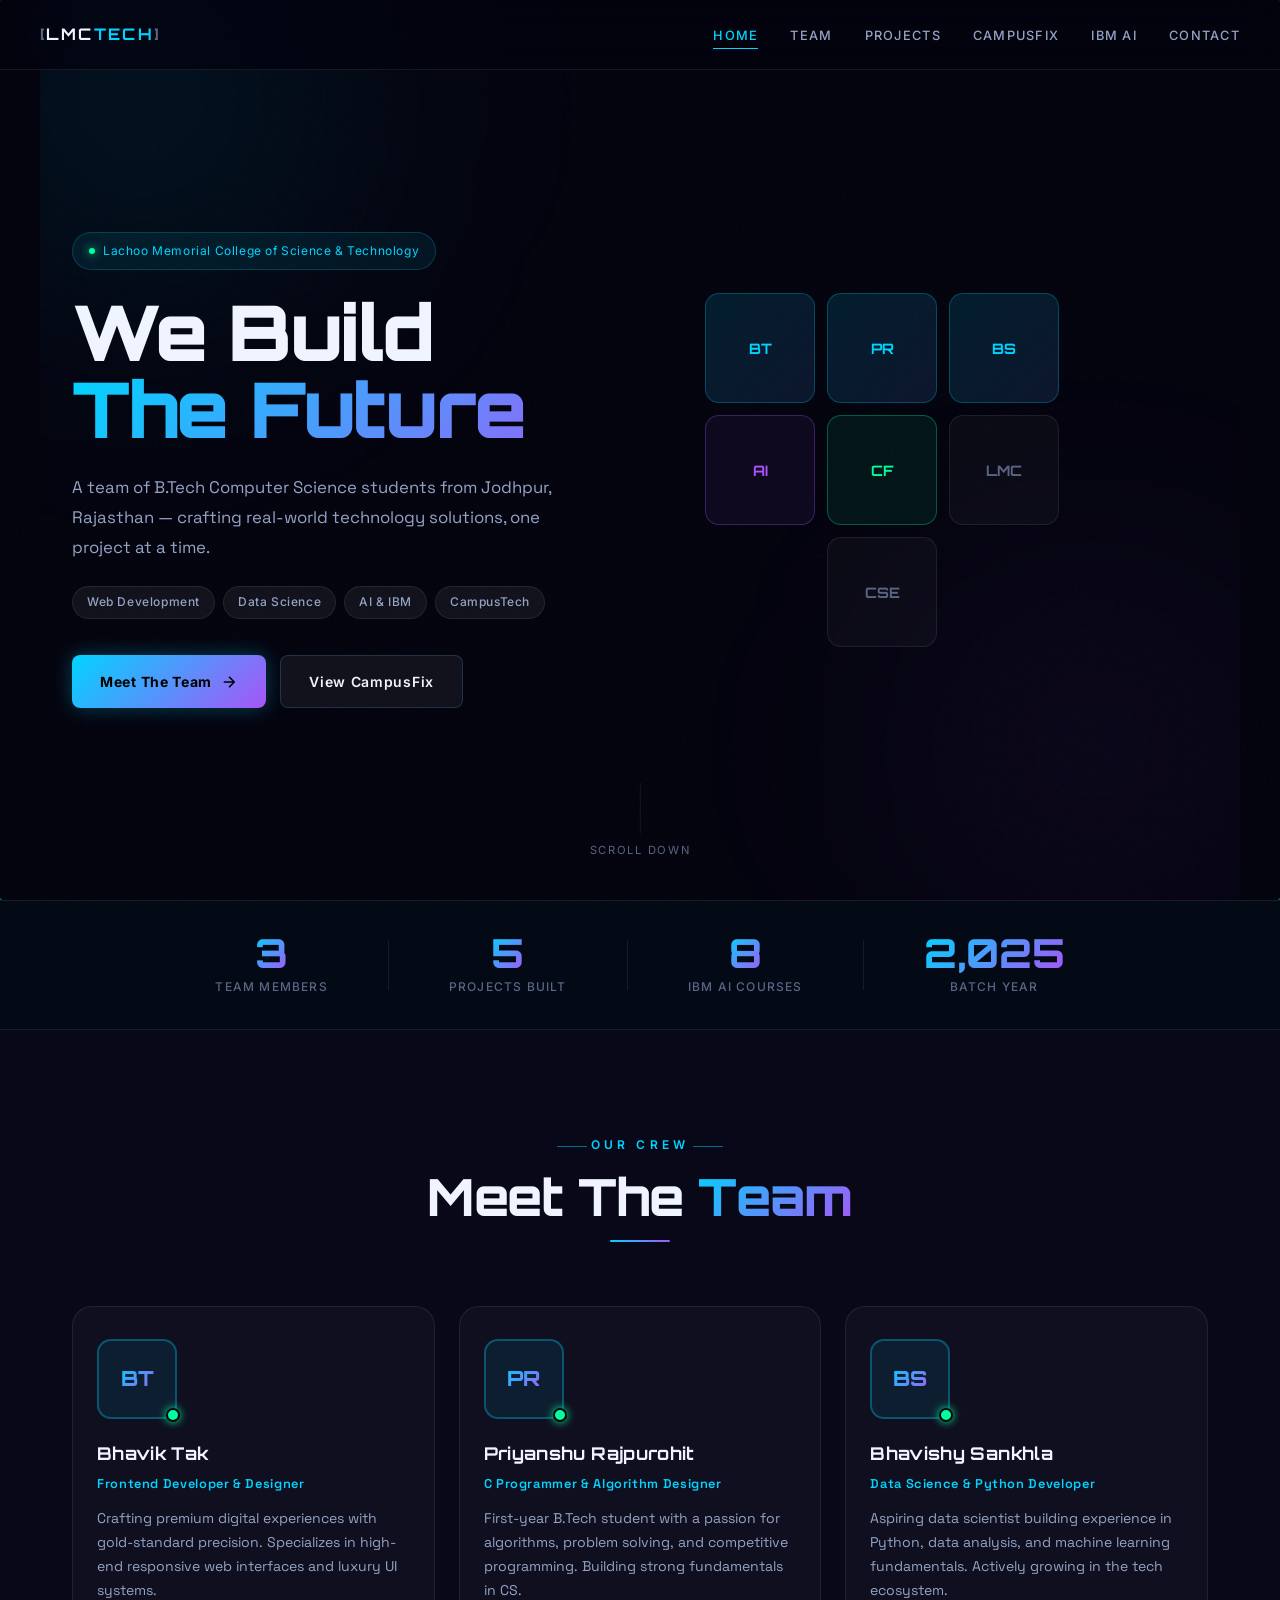
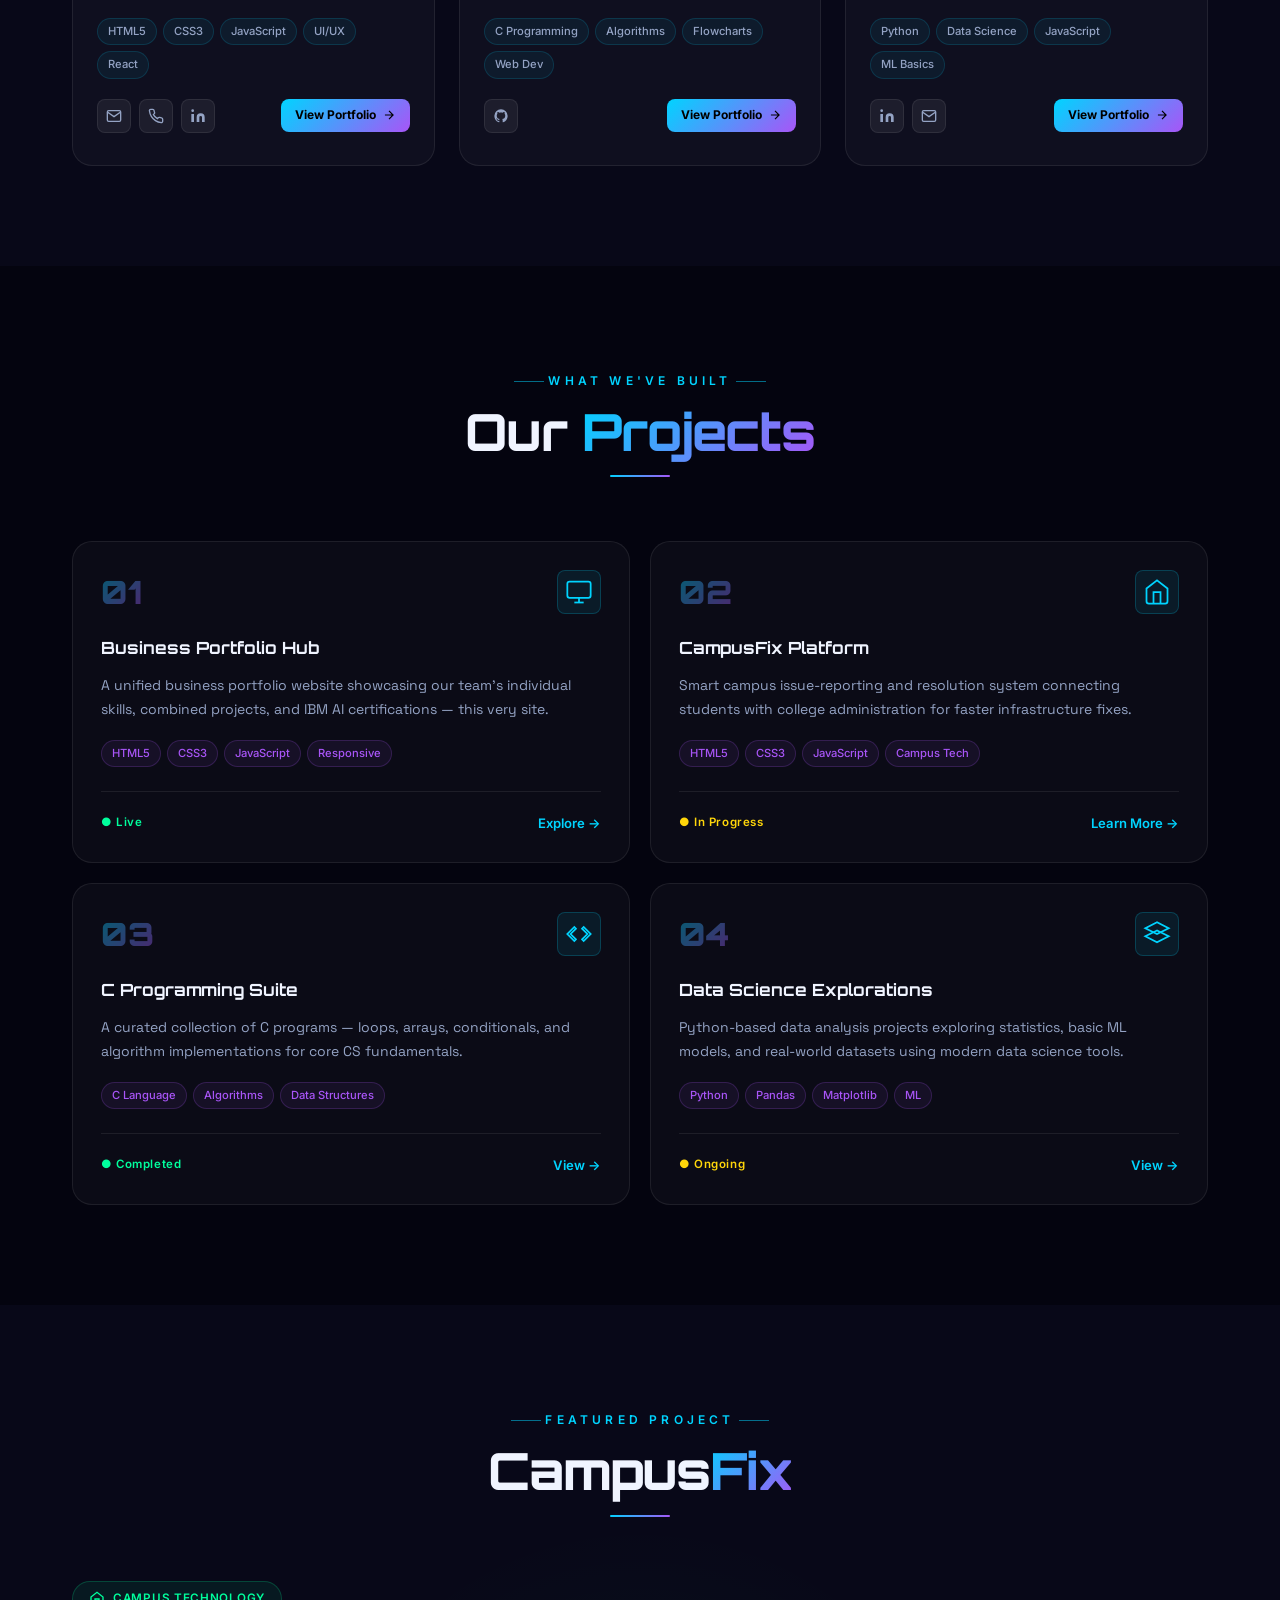
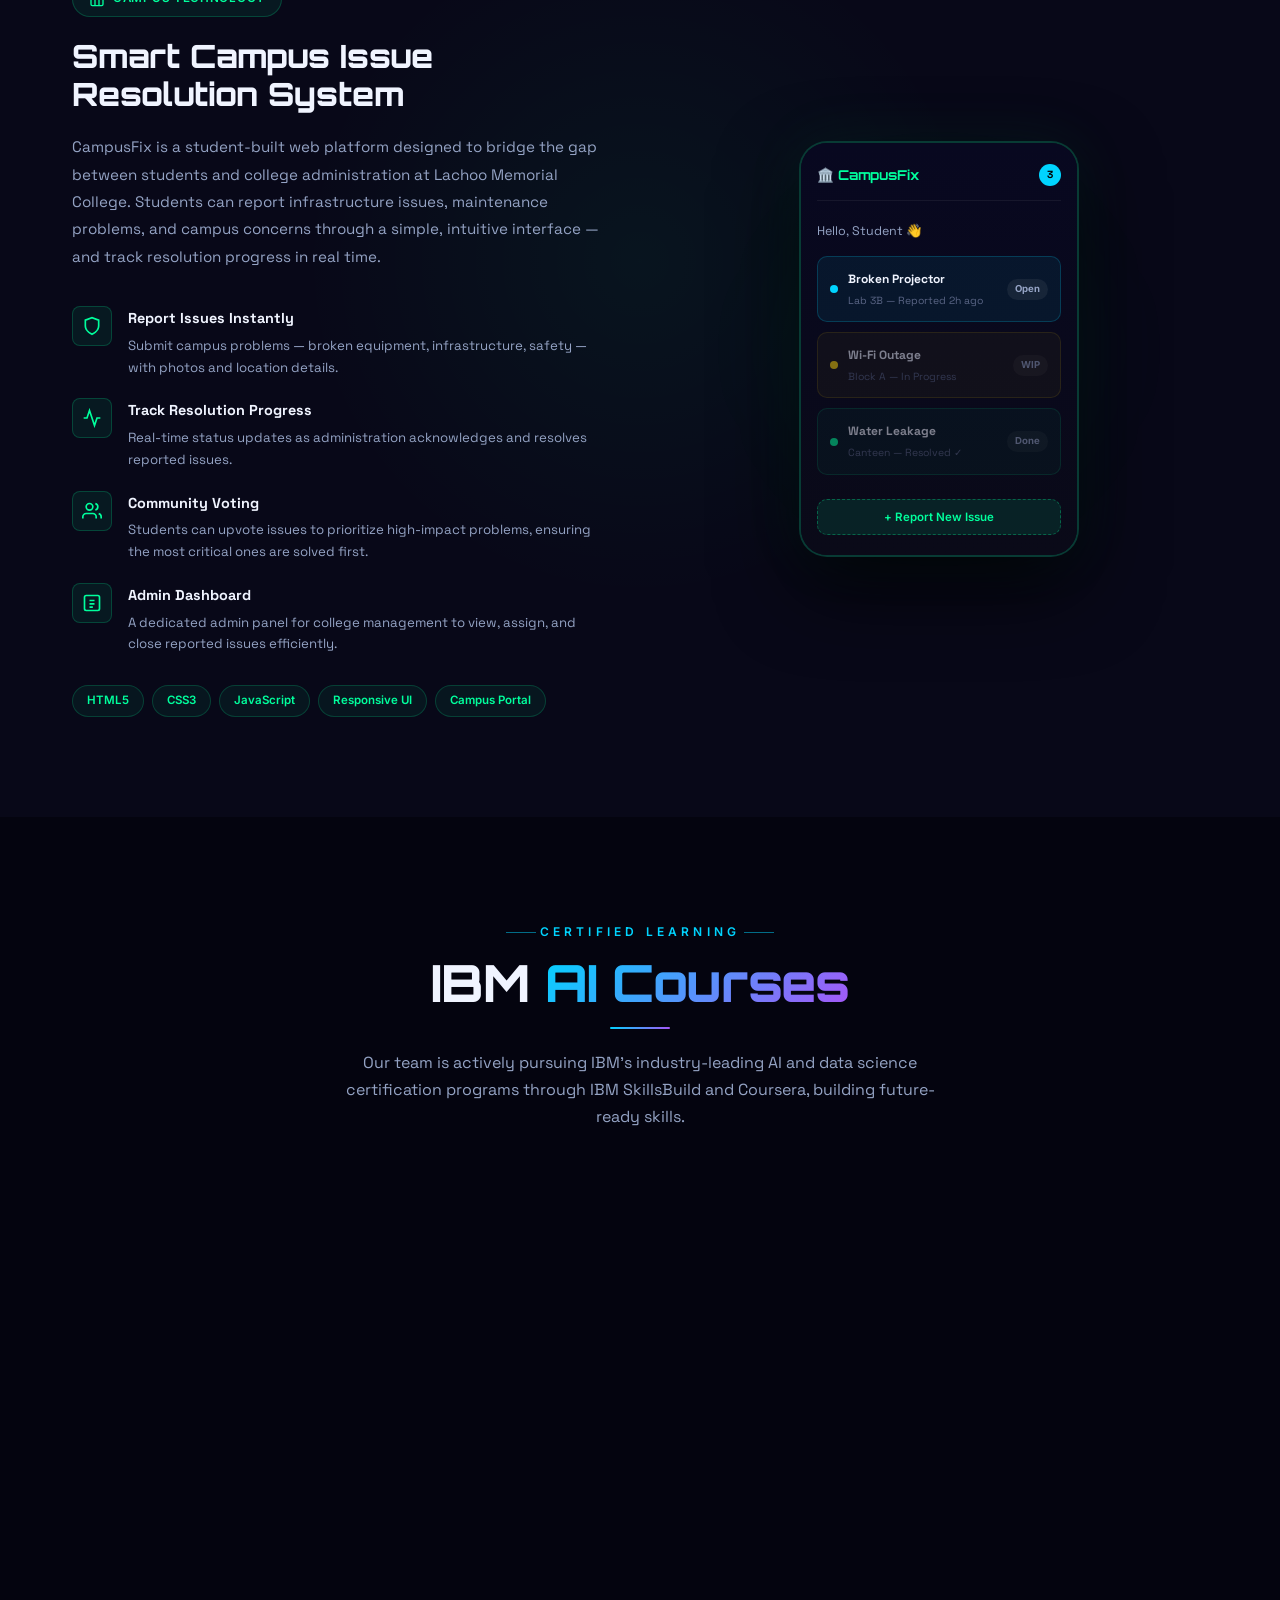
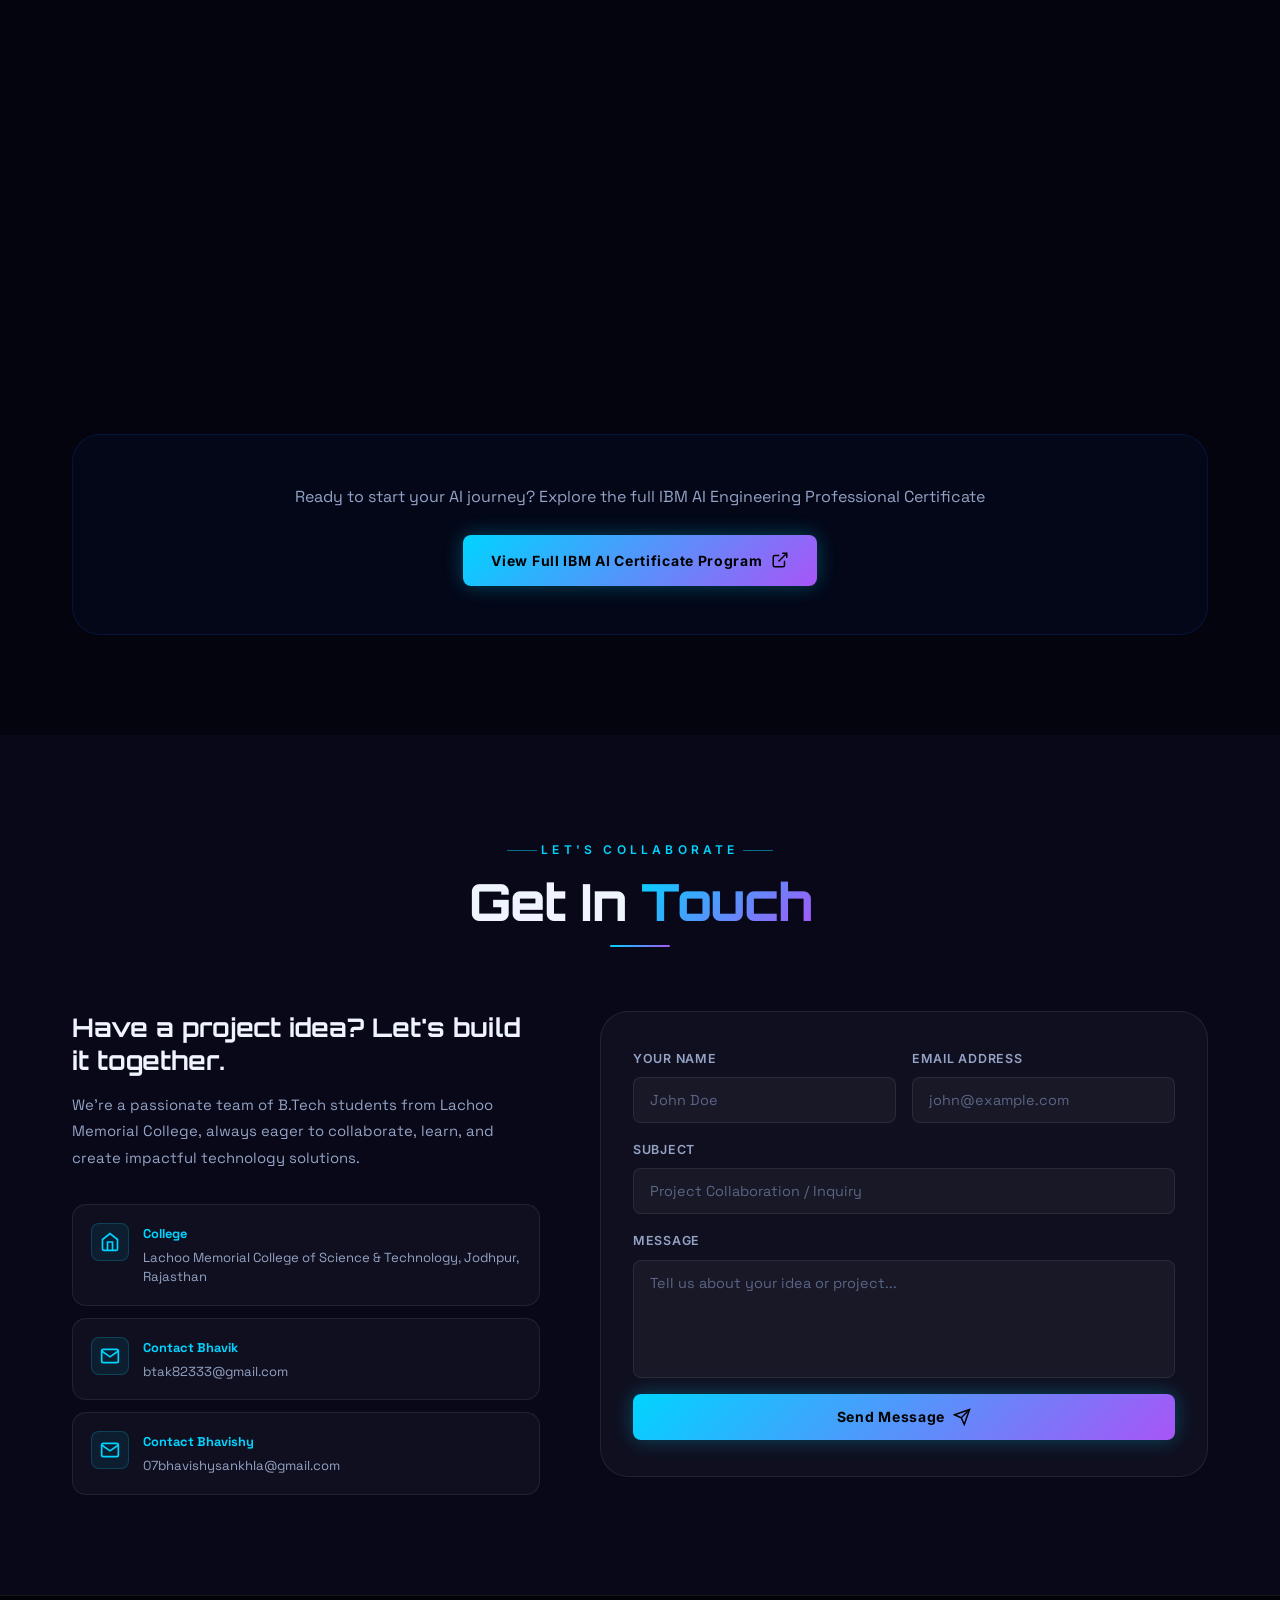
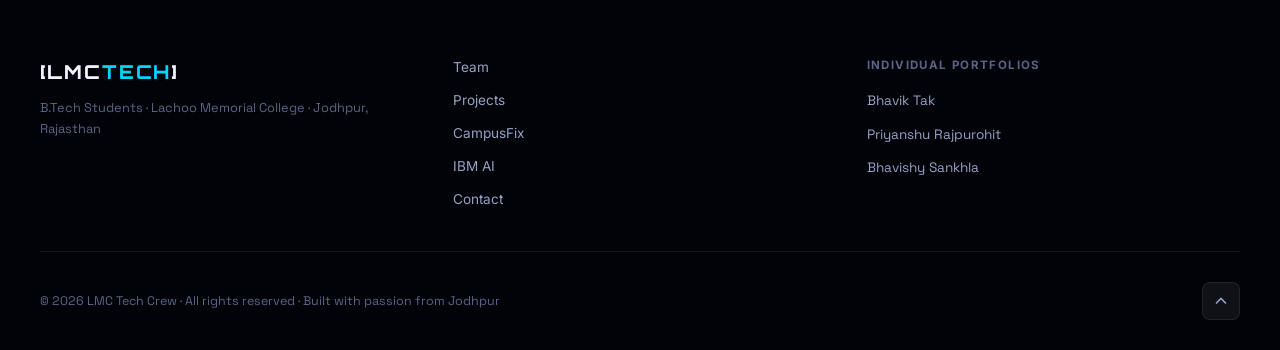
<file: index.html>
<!DOCTYPE html>
<html lang="en">

<head>
  <meta charset="UTF-8" />
  <meta name="viewport" content="width=device-width, initial-scale=1.0" />
  <title>LMC Tech Crew | B.Tech Business Portfolio — Lachoo Memorial College</title>
  <meta name="description"
    content="Business portfolio of B.Tech students from Lachoo Memorial College, Jodhpur — Bhavik Tak, Priyanshu Rajpurohit, Bhavishy Sankhla. Featuring CampusFix and IBM AI Certifications." />
  <meta name="keywords" content="Lachoo Memorial College, B.Tech, Portfolio, CampusFix, IBM AI, Jodhpur, Rajasthan" />
  <meta name="author" content="LMC Tech Crew" />

  <!-- Google Fonts -->
  <link rel="preconnect" href="https://fonts.googleapis.com" />
  <link rel="preconnect" href="https://fonts.gstatic.com" crossorigin />
  <link
    href="https://fonts.googleapis.com/css2?family=Orbitron:wght@400;500;600;700;800;900&family=Inter:wght@300;400;500;600;700&family=Space+Grotesk:wght@300;400;500;600;700&display=swap"
    rel="stylesheet" />

  <link rel="stylesheet" href="style.css" />
</head>

<body>

  <!-- ── LOADING SCREEN ─────────────────────────────────────── -->
  <div id="loader" class="loader">
    <div class="loader-hex-wrap">
      <div class="loader-hex"></div>
      <div class="loader-hex"></div>
      <div class="loader-hex"></div>
    </div>
    <p class="loader-label">LMC<span class="accent">TECH</span></p>
    <div class="loader-bar">
      <div class="loader-progress" id="loaderProgress"></div>
    </div>
  </div>

  <!-- ── CUSTOM CURSOR ──────────────────────────────────────── -->
  <div class="cursor-dot" id="cursorDot"></div>
  <div class="cursor-ring" id="cursorRing"></div>

  <!-- ── ANIMATED BG GRID ───────────────────────────────────── -->
  <canvas id="bgCanvas"></canvas>

  <!-- ── NAVBAR ─────────────────────────────────────────────── -->
  <nav class="navbar" id="navbar">
    <div class="nav-inner">
      <a href="#home" class="nav-logo" id="navLogo">
        <span class="logo-bracket">[</span>LMC<span class="logo-accent">TECH</span><span class="logo-bracket">]</span>
      </a>
      <ul class="nav-links" id="navLinks">
        <li><a href="#home" class="nav-link active" data-text="Home">Home</a></li>
        <li><a href="#team" class="nav-link" data-text="Team">Team</a></li>
        <li><a href="#projects" class="nav-link" data-text="Projects">Projects</a></li>
        <li><a href="#campusfix" class="nav-link" data-text="CampusFix">CampusFix</a></li>
        <li><a href="#ibm" class="nav-link" data-text="IBM AI">IBM AI</a></li>
        <li><a href="#contact" class="nav-link" data-text="Contact">Contact</a></li>
      </ul>
      <button class="hamburger" id="hamburger" aria-label="Toggle navigation">
        <span></span><span></span><span></span>
      </button>
    </div>
  </nav>

  <!-- ── HERO ───────────────────────────────────────────────── -->
  <section id="home" class="hero">
    <div class="hero-noise"></div>
    <div class="hero-glow hero-glow-1"></div>
    <div class="hero-glow hero-glow-2"></div>

    <div class="hero-content">
      <div class="hero-badge reveal-up">
        <span class="badge-dot"></span>
        Lachoo Memorial College of Science &amp; Technology
      </div>
      <h1 class="hero-title reveal-up">
        <span class="title-line">We Build</span>
        <span class="title-line gradient-text">The Future</span>
      </h1>
      <p class="hero-sub reveal-up">
        A team of B.Tech Computer Science students from Jodhpur, Rajasthan — crafting real-world technology solutions,
        one project at a time.
      </p>
      <div class="hero-tags reveal-up">
        <span class="hero-tag">Web Development</span>
        <span class="hero-tag">Data Science</span>
        <span class="hero-tag">AI &amp; IBM</span>
        <span class="hero-tag">CampusTech</span>
      </div>
      <div class="hero-cta reveal-up">
        <a href="#team" class="btn btn-primary" id="heroMeetTeam">
          <span>Meet The Team</span>
          <svg width="18" height="18" viewBox="0 0 24 24" fill="none" stroke="currentColor" stroke-width="2">
            <path d="M5 12h14M12 5l7 7-7 7" />
          </svg>
        </a>
        <a href="#campusfix" class="btn btn-ghost" id="heroViewProject">View CampusFix</a>
      </div>
    </div>

    <div class="hero-visual">
      <div class="hex-grid">
        <div class="hex h1 active"><span>BT</span></div>
        <div class="hex h2 active"><span>PR</span></div>
        <div class="hex h3 active"><span>BS</span></div>
        <div class="hex h4"><span>AI</span></div>
        <div class="hex h5"><span>CF</span></div>
        <div class="hex h6"><span>LMC</span></div>
        <div class="hex h7"><span>CSE</span></div>
      </div>
    </div>

    <div class="hero-scroll">
      <div class="scroll-track">
        <div class="scroll-thumb"></div>
      </div>
      <span>Scroll Down</span>
    </div>
  </section>

  <!-- ── STATS BAND ─────────────────────────────────────────── -->
  <div class="stats-band">
    <div class="stats-band-inner">
      <div class="stat-box">
        <span class="stat-num" data-target="3">0</span>
        <span class="stat-lbl">Team Members</span>
      </div>
      <div class="stat-sep"></div>
      <div class="stat-box">
        <span class="stat-num" data-target="5">0</span>
        <span class="stat-lbl">Projects Built</span>
      </div>
      <div class="stat-sep"></div>
      <div class="stat-box">
        <span class="stat-num" data-target="8">0</span>
        <span class="stat-lbl">IBM AI Courses</span>
      </div>
      <div class="stat-sep"></div>
      <div class="stat-box">
        <span class="stat-num" data-target="2025">0</span>
        <span class="stat-lbl">Batch Year</span>
      </div>
    </div>
  </div>

  <!-- ── TEAM ───────────────────────────────────────────────── -->
  <section id="team" class="section team-section">
    <div class="container">
      <div class="section-header">
        <p class="section-eyebrow">Our Crew</p>
        <h2 class="section-title">Meet The <span class="gradient-text">Team</span></h2>
        <div class="section-line"></div>
      </div>

      <div class="team-grid">

        <!-- Bhavik -->
        <div class="member-card animate-in" id="memberBhavik">
          <div class="member-card-glow"></div>
          <div class="member-avatar-wrap">
            <div class="member-avatar">
              <div class="avatar-hex">BT</div>
            </div>
            <div class="member-status online"></div>
          </div>
          <div class="member-info">
            <h3 class="member-name">Bhavik Tak</h3>
            <p class="member-role">Frontend Developer &amp; Designer</p>
            <p class="member-bio">Crafting premium digital experiences with gold-standard precision. Specializes in
              high-end responsive web interfaces and luxury UI systems.</p>
            <div class="member-skills">
              <span>HTML5</span><span>CSS3</span><span>JavaScript</span><span>UI/UX</span><span>React</span>
            </div>
            <div class="member-links">
              <a href="mailto:btak82333@gmail.com" class="member-link-btn" aria-label="Email Bhavik">
                <svg width="16" height="16" viewBox="0 0 24 24" fill="none" stroke="currentColor" stroke-width="2">
                  <path d="M4 4h16c1.1 0 2 .9 2 2v12c0 1.1-.9 2-2 2H4c-1.1 0-2-.9-2-2V6c0-1.1.9-2 2-2z" />
                  <polyline points="22,6 12,13 2,6" />
                </svg>
              </a>
              <a href="tel:+918209991955" class="member-link-btn" aria-label="Call Bhavik">
                <svg width="16" height="16" viewBox="0 0 24 24" fill="none" stroke="currentColor" stroke-width="2">
                  <path
                    d="M22 16.92v3a2 2 0 01-2.18 2 19.79 19.79 0 01-8.63-3.07 19.5 19.5 0 01-6-6A19.79 19.79 0 012.12 4.18 2 2 0 014.11 2h3a2 2 0 012 1.72c.127.96.361 1.903.7 2.81a2 2 0 01-.45 2.11L8.09 9.91a16 16 0 006 6l1.27-1.27a2 2 0 012.11-.45c.907.339 1.85.573 2.81.7A2 2 0 0122 16.92z" />
                </svg>
              </a>
              <a href="https://www.linkedin.com/in/bhavik-tak-0ba9a540b" target="_blank" class="member-link-btn"
                aria-label="LinkedIn Bhavik">
                <svg width="16" height="16" viewBox="0 0 24 24" fill="currentColor">
                  <path d="M16 8a6 6 0 016 6v7h-4v-7a2 2 0 00-2-2 2 2 0 00-2 2v7h-4v-7a6 6 0 016-6zM2 9h4v12H2z" />
                  <circle cx="4" cy="4" r="2" />
                </svg>
              </a>
<a href="bhavik%20prtfolio/index.html" class="member-portfolio-btn" id="bhavikPortfolio" target="_blank" rel="noopener">
                View Portfolio <svg width="14" height="14" viewBox="0 0 24 24" fill="none" stroke="currentColor"
                  stroke-width="2">
                  <path d="M5 12h14M12 5l7 7-7 7" />
                </svg>
              </a>
            </div>
          </div>
        </div>

        <!-- Priyanshu -->
        <div class="member-card animate-in" id="memberPriyanshu" style="--delay:0.15s">
          <div class="member-card-glow"></div>
          <div class="member-avatar-wrap">
            <div class="member-avatar">
              <div class="avatar-hex">PR</div>
            </div>
            <div class="member-status online"></div>
          </div>
          <div class="member-info">
            <h3 class="member-name">Priyanshu Rajpurohit</h3>
            <p class="member-role">C Programmer &amp; Algorithm Designer</p>
            <p class="member-bio">First-year B.Tech student with a passion for algorithms, problem solving, and
              competitive programming. Building strong fundamentals in CS.</p>
            <div class="member-skills">
              <span>C Programming</span><span>Algorithms</span><span>Flowcharts</span><span>Web Dev</span>
            </div>
            <div class="member-links">
              <a href="https://github.com/priyanshu" target="_blank" class="member-link-btn"
                aria-label="GitHub Priyanshu">
                <svg width="16" height="16" viewBox="0 0 24 24" fill="currentColor">
                  <path
                    d="M12 2A10 10 0 002 12c0 4.42 2.87 8.17 6.84 9.5.5.08.66-.23.66-.5v-1.69c-2.77.6-3.36-1.34-3.36-1.34-.46-1.16-1.11-1.47-1.11-1.47-.91-.62.07-.6.07-.6 1 .07 1.53 1.03 1.53 1.03.87 1.52 2.34 1.07 2.91.83.09-.65.35-1.09.63-1.34-2.22-.25-4.55-1.11-4.55-4.92 0-1.11.38-2 1.03-2.71-.1-.25-.45-1.29.1-2.64 0 0 .84-.27 2.75 1.02.79-.22 1.65-.33 2.5-.33.85 0 1.71.11 2.5.33 1.91-1.29 2.75-1.02 2.75-1.02.55 1.35.2 2.39.1 2.64.65.71 1.03 1.6 1.03 2.71 0 3.82-2.34 4.66-4.57 4.91.36.31.69.92.69 1.85V21c0 .27.16.59.67.5C19.14 20.16 22 16.42 22 12A10 10 0 0012 2z" />
                </svg>
              </a>
<a href="Priyanshu%20Portfolio/index.html" class="member-portfolio-btn" id="priyanshuPortfolio" target="_blank" rel="noopener">
                View Portfolio <svg width="14" height="14" viewBox="0 0 24 24" fill="none" stroke="currentColor"
                  stroke-width="2">
                  <path d="M5 12h14M12 5l7 7-7 7" />
                </svg>
              </a>
            </div>
          </div>
        </div>

        <!-- Bhavishy -->
        <div class="member-card animate-in" id="memberBhavishy" style="--delay:0.3s">
          <div class="member-card-glow"></div>
          <div class="member-avatar-wrap">
            <div class="member-avatar">
              <div class="avatar-hex">BS</div>
            </div>
            <div class="member-status online"></div>
          </div>
          <div class="member-info">
            <h3 class="member-name">Bhavishy Sankhla</h3>
            <p class="member-role">Data Science &amp; Python Developer</p>
            <p class="member-bio">Aspiring data scientist building experience in Python, data analysis, and machine
              learning fundamentals. Actively growing in the tech ecosystem.</p>
            <div class="member-skills">
              <span>Python</span><span>Data Science</span><span>JavaScript</span><span>ML Basics</span>
            </div>
            <div class="member-links">
              <a href="https://www.linkedin.com/in/bhavishy-sankhla-976048307" target="_blank" class="member-link-btn"
                aria-label="LinkedIn Bhavishy">
                <svg width="16" height="16" viewBox="0 0 24 24" fill="currentColor">
                  <path d="M16 8a6 6 0 016 6v7h-4v-7a2 2 0 00-2-2 2 2 0 00-2 2v7h-4v-7a6 6 0 016-6zM2 9h4v12H2z" />
                  <circle cx="4" cy="4" r="2" />
                </svg>
              </a>
              <a href="mailto:07bhavishysankhla@gmail.com" class="member-link-btn" aria-label="Email Bhavishy">
                <svg width="16" height="16" viewBox="0 0 24 24" fill="none" stroke="currentColor" stroke-width="2">
                  <path d="M4 4h16c1.1 0 2 .9 2 2v12c0 1.1-.9 2-2 2H4c-1.1 0-2-.9-2-2V6c0-1.1.9-2 2-2z" />
                  <polyline points="22,6 12,13 2,6" />
                </svg>
              </a>
<a href="Bhavishy%20portfolio/index.html" class="member-portfolio-btn" id="bhavishyPortfolio" target="_blank" rel="noopener">
                View Portfolio <svg width="14" height="14" viewBox="0 0 24 24" fill="none" stroke="currentColor"
                  stroke-width="2">
                  <path d="M5 12h14M12 5l7 7-7 7" />
                </svg>
              </a>
            </div>
          </div>
        </div>

      </div>
    </div>
  </section>

  <!-- ── PROJECTS ────────────────────────────────────────────── -->
  <section id="projects" class="section projects-section">
    <div class="container">
      <div class="section-header">
        <p class="section-eyebrow">What We've Built</p>
        <h2 class="section-title">Our <span class="gradient-text">Projects</span></h2>
        <div class="section-line"></div>
      </div>

      <div class="projects-grid">
        <div class="project-card animate-in" id="proj1">
          <div class="project-card-top">
            <div class="project-num">01</div>
            <div class="project-icon-wrap">
              <svg width="28" height="28" viewBox="0 0 24 24" fill="none" stroke="currentColor" stroke-width="1.5">
                <rect x="2" y="3" width="20" height="14" rx="2" />
                <line x1="8" y1="21" x2="16" y2="21" />
                <line x1="12" y1="17" x2="12" y2="21" />
              </svg>
            </div>
          </div>
          <h3>Business Portfolio Hub</h3>
          <p>A unified business portfolio website showcasing our team's individual skills, combined projects, and IBM AI
            certifications — this very site.</p>
          <div class="project-tech">
            <span>HTML5</span><span>CSS3</span><span>JavaScript</span><span>Responsive</span>
          </div>
          <div class="project-footer">
            <span class="project-status live">● Live</span>
            <a href="#team" class="project-cta">Explore →</a>
          </div>
        </div>

        <div class="project-card animate-in" id="proj2" style="--delay:0.1s">
          <div class="project-card-top">
            <div class="project-num">02</div>
            <div class="project-icon-wrap">
              <svg width="28" height="28" viewBox="0 0 24 24" fill="none" stroke="currentColor" stroke-width="1.5">
                <path d="M3 9l9-7 9 7v11a2 2 0 01-2 2H5a2 2 0 01-2-2z" />
                <polyline points="9 22 9 12 15 12 15 22" />
              </svg>
            </div>
          </div>
          <h3>CampusFix Platform</h3>
          <p>Smart campus issue-reporting and resolution system connecting students with college administration for
            faster infrastructure fixes.</p>
          <div class="project-tech">
            <span>HTML5</span><span>CSS3</span><span>JavaScript</span><span>Campus Tech</span>
          </div>
          <div class="project-footer">
            <span class="project-status inprogress">● In Progress</span>
            <a href="#campusfix" class="project-cta">Learn More →</a>
          </div>
        </div>

        <div class="project-card animate-in" id="proj3" style="--delay:0.2s">
          <div class="project-card-top">
            <div class="project-num">03</div>
            <div class="project-icon-wrap">
              <svg width="28" height="28" viewBox="0 0 24 24" fill="none" stroke="currentColor" stroke-width="1.5">
                <path d="M9.4 16.6L4.8 12l4.6-4.6L8 6l-6 6 6 6 1.4-1.4zm5.2 0l4.6-4.6-4.6-4.6L16 6l6 6-6 6-1.4-1.4z" />
              </svg>
            </div>
          </div>
          <h3>C Programming Suite</h3>
          <p>A curated collection of C programs — loops, arrays, conditionals, and algorithm implementations for core CS
            fundamentals.</p>
          <div class="project-tech">
            <span>C Language</span><span>Algorithms</span><span>Data Structures</span>
          </div>
          <div class="project-footer">
            <span class="project-status live">● Completed</span>
            <a href="../Priyanshu%20Portfolio/index.html" class="project-cta">View →</a>
          </div>
        </div>

        <div class="project-card animate-in" id="proj4" style="--delay:0.3s">
          <div class="project-card-top">
            <div class="project-num">04</div>
            <div class="project-icon-wrap">
              <svg width="28" height="28" viewBox="0 0 24 24" fill="none" stroke="currentColor" stroke-width="1.5">
                <path d="M12 2L2 7l10 5 10-5-10-5zm0 7l-10 5 10 5 10-5-10-5z" />
              </svg>
            </div>
          </div>
          <h3>Data Science Explorations</h3>
          <p>Python-based data analysis projects exploring statistics, basic ML models, and real-world datasets using
            modern data science tools.</p>
          <div class="project-tech">
            <span>Python</span><span>Pandas</span><span>Matplotlib</span><span>ML</span>
          </div>
          <div class="project-footer">
            <span class="project-status inprogress">● Ongoing</span>
            <a href="../Bhavishy%20portfolio/index.html" class="project-cta">View →</a>
          </div>
        </div>
      </div>
    </div>
  </section>

  <!-- ── CAMPUSFIX ───────────────────────────────────────────── -->
  <section id="campusfix" class="section campusfix-section">
    <div class="campusfix-bg-glow"></div>
    <div class="container">
      <div class="section-header">
        <p class="section-eyebrow">Featured Project</p>
        <h2 class="section-title">Campus<span class="gradient-text">Fix</span></h2>
        <div class="section-line"></div>
      </div>

      <div class="campusfix-hero">
        <div class="campusfix-info animate-in">
          <div class="cf-badge">
            <svg width="16" height="16" viewBox="0 0 24 24" fill="none" stroke="currentColor" stroke-width="2">
              <path d="M3 9l9-7 9 7v11a2 2 0 01-2 2H5a2 2 0 01-2-2z" />
              <polyline points="9 22 9 12 15 12 15 22" />
            </svg>
            Campus Technology
          </div>
          <h3>Smart Campus Issue Resolution System</h3>
          <p>CampusFix is a student-built web platform designed to bridge the gap between students and college
            administration at Lachoo Memorial College. Students can report infrastructure issues, maintenance problems,
            and campus concerns through a simple, intuitive interface — and track resolution progress in real time.</p>

          <div class="cf-features">
            <div class="cf-feature">
              <div class="cf-feat-icon">
                <svg width="20" height="20" viewBox="0 0 24 24" fill="none" stroke="currentColor" stroke-width="2">
                  <path d="M12 22s8-4 8-10V5l-8-3-8 3v7c0 6 8 10 8 10z" />
                </svg>
              </div>
              <div>
                <h4>Report Issues Instantly</h4>
                <p>Submit campus problems — broken equipment, infrastructure, safety — with photos and location details.
                </p>
              </div>
            </div>
            <div class="cf-feature">
              <div class="cf-feat-icon">
                <svg width="20" height="20" viewBox="0 0 24 24" fill="none" stroke="currentColor" stroke-width="2">
                  <polyline points="22 12 18 12 15 21 9 3 6 12 2 12" />
                </svg>
              </div>
              <div>
                <h4>Track Resolution Progress</h4>
                <p>Real-time status updates as administration acknowledges and resolves reported issues.</p>
              </div>
            </div>
            <div class="cf-feature">
              <div class="cf-feat-icon">
                <svg width="20" height="20" viewBox="0 0 24 24" fill="none" stroke="currentColor" stroke-width="2">
                  <path d="M17 21v-2a4 4 0 00-4-4H5a4 4 0 00-4 4v2" />
                  <circle cx="9" cy="7" r="4" />
                  <path d="M23 21v-2a4 4 0 00-3-3.87M16 3.13a4 4 0 010 7.75" />
                </svg>
              </div>
              <div>
                <h4>Community Voting</h4>
                <p>Students can upvote issues to prioritize high-impact problems, ensuring the most critical ones are
                  solved first.</p>
              </div>
            </div>
            <div class="cf-feature">
              <div class="cf-feat-icon">
                <svg width="20" height="20" viewBox="0 0 24 24" fill="none" stroke="currentColor" stroke-width="2">
                  <rect x="3" y="3" width="18" height="18" rx="2" />
                  <path d="M9 9h6M9 13h6M9 17h4" />
                </svg>
              </div>
              <div>
                <h4>Admin Dashboard</h4>
                <p>A dedicated admin panel for college management to view, assign, and close reported issues
                  efficiently.</p>
              </div>
            </div>
          </div>

          <div class="cf-tech-stack">
            <span class="cf-tech">HTML5</span>
            <span class="cf-tech">CSS3</span>
            <span class="cf-tech">JavaScript</span>
            <span class="cf-tech">Responsive UI</span>
            <span class="cf-tech">Campus Portal</span>
          </div>
        </div>

        <div class="campusfix-preview animate-in" style="--delay:0.2s">
          <div class="cf-phone-mockup">
            <div class="cf-phone-screen">
              <div class="cf-app-header">
                <div class="cf-app-logo">
                  <span>🏛️</span> CampusFix
                </div>
                <div class="cf-notif">3</div>
              </div>
              <div class="cf-app-body">
                <p class="cf-app-greeting">Hello, Student 👋</p>
                <div class="cf-issue-card reported">
                  <div class="cf-issue-dot"></div>
                  <div>
                    <strong>Broken Projector</strong>
                    <p>Lab 3B — Reported 2h ago</p>
                  </div>
                  <span class="cf-badge-status">Open</span>
                </div>
                <div class="cf-issue-card progress">
                  <div class="cf-issue-dot"></div>
                  <div>
                    <strong>Wi-Fi Outage</strong>
                    <p>Block A — In Progress</p>
                  </div>
                  <span class="cf-badge-status">WIP</span>
                </div>
                <div class="cf-issue-card resolved">
                  <div class="cf-issue-dot"></div>
                  <div>
                    <strong>Water Leakage</strong>
                    <p>Canteen — Resolved ✓</p>
                  </div>
                  <span class="cf-badge-status">Done</span>
                </div>
                <button class="cf-report-btn">+ Report New Issue</button>
              </div>
            </div>
          </div>
          <div class="cf-glow-orb"></div>
        </div>
      </div>
    </div>
  </section>

  <!-- ── IBM AI COURSES ─────────────────────────────────────── -->
  <section id="ibm" class="section ibm-section">
    <div class="container">
      <div class="section-header">
        <p class="section-eyebrow">Certified Learning</p>
        <h2 class="section-title">IBM <span class="gradient-text">AI Courses</span></h2>
        <div class="section-line"></div>
        <p class="section-desc">Our team is actively pursuing IBM's industry-leading AI and data science certification
          programs through IBM SkillsBuild and Coursera, building future-ready skills.</p>
      </div>

      <div class="ibm-featured-badge animate-in">
        <div class="ibm-logo-wrap">
          <svg width="48" height="20" viewBox="0 0 80 32" fill="none" xmlns="http://www.w3.org/2000/svg">
            <rect width="12" height="4" rx="1" fill="#0F62FE" />
            <rect y="6" width="12" height="4" rx="1" fill="#0F62FE" />
            <rect y="12" width="12" height="4" rx="1" fill="#0F62FE" />
            <rect y="18" width="12" height="4" rx="1" fill="#0F62FE" />
            <rect y="24" width="12" height="4" rx="1" fill="#0F62FE" />
            <rect x="16" width="16" height="4" rx="1" fill="#0F62FE" />
            <rect x="16" y="12" width="16" height="4" rx="1" fill="#0F62FE" />
            <rect x="16" y="24" width="16" height="4" rx="1" fill="#0F62FE" />
            <rect x="36" width="12" height="4" rx="1" fill="#0F62FE" />
            <rect x="36" y="6" width="16" height="4" rx="1" fill="#0F62FE" />
            <rect x="36" y="12" width="12" height="4" rx="1" fill="#0F62FE" />
            <rect x="36" y="18" width="16" height="4" rx="1" fill="#0F62FE" />
            <rect x="36" y="24" width="12" height="4" rx="1" fill="#0F62FE" />
          </svg>
          <span class="ibm-label">SkillsBuild &amp; Coursera Certified</span>
        </div>
        <p>Advancing in the AI revolution with IBM's globally recognized professional programs</p>
      </div>

      <div class="ibm-courses-grid">

        <div class="ibm-course-card animate-in" id="ibmCourse1">
          <div class="ibm-course-header">
            <div class="ibm-course-icon ai-icon">
              <svg width="24" height="24" viewBox="0 0 24 24" fill="none" stroke="currentColor" stroke-width="1.5">
                <path
                  d="M12 2a10 10 0 100 20A10 10 0 0012 2zm0 0v20M2 12h20M12 2a15.3 15.3 0 014 10 15.3 15.3 0 01-4 10 15.3 15.3 0 01-4-10 15.3 15.3 0 014-10z" />
              </svg>
            </div>
            <div class="ibm-course-level">Beginner</div>
          </div>
          <h3>Introduction to Artificial Intelligence (AI)</h3>
          <p>Explore AI concepts, applications, and implications for the modern world. Covers machine learning, neural
            networks, and responsible AI.</p>
          <div class="ibm-course-meta">
            <span>🕐 4 Weeks</span>
            <span>📜 Certificate</span>
            <span>🏢 IBM</span>
          </div>
          <a href="https://www.coursera.org/learn/introduction-to-ai" target="_blank" class="ibm-course-btn"
            id="ibmCourse1Btn">Enroll on Coursera →</a>
        </div>

        <div class="ibm-course-card animate-in" id="ibmCourse2" style="--delay:0.08s">
          <div class="ibm-course-header">
            <div class="ibm-course-icon ds-icon">
              <svg width="24" height="24" viewBox="0 0 24 24" fill="none" stroke="currentColor" stroke-width="1.5">
                <ellipse cx="12" cy="5" rx="9" ry="3" />
                <path d="M21 12c0 1.66-4 3-9 3s-9-1.34-9-3" />
                <path d="M3 5v14c0 1.66 4 3 9 3s9-1.34 9-3V5" />
              </svg>
            </div>
            <div class="ibm-course-level">Beginner</div>
          </div>
          <h3>What is Data Science?</h3>
          <p>Understand the data science lifecycle, key roles, methodologies and how data scientists deliver value
            across industries.</p>
          <div class="ibm-course-meta">
            <span>🕐 3 Weeks</span>
            <span>📜 Certificate</span>
            <span>🏢 IBM</span>
          </div>
          <a href="https://www.coursera.org/learn/what-is-datascience" target="_blank" class="ibm-course-btn"
            id="ibmCourse2Btn">Enroll on Coursera →</a>
        </div>

        <div class="ibm-course-card animate-in" id="ibmCourse3" style="--delay:0.16s">
          <div class="ibm-course-header">
            <div class="ibm-course-icon ml-icon">
              <svg width="24" height="24" viewBox="0 0 24 24" fill="none" stroke="currentColor" stroke-width="1.5">
                <path
                  d="M9 3H5a2 2 0 00-2 2v4m6-6h10a2 2 0 012 2v4M9 3v18m0 0h10a2 2 0 002-2v-4M9 21H5a2 2 0 01-2-2v-4m0 0h18" />
              </svg>
            </div>
            <div class="ibm-course-level">Intermediate</div>
          </div>
          <h3>Machine Learning with Python</h3>
          <p>Hands-on machine learning course covering regression, classification, clustering, and evaluation using
            Python and scikit-learn.</p>
          <div class="ibm-course-meta">
            <span>🕐 6 Weeks</span>
            <span>📜 Certificate</span>
            <span>🏢 IBM</span>
          </div>
          <a href="https://www.coursera.org/learn/machine-learning-with-python" target="_blank" class="ibm-course-btn"
            id="ibmCourse3Btn">Enroll on Coursera →</a>
        </div>

        <div class="ibm-course-card animate-in" id="ibmCourse4" style="--delay:0.24s">
          <div class="ibm-course-header">
            <div class="ibm-course-icon py-icon">
              <svg width="24" height="24" viewBox="0 0 24 24" fill="none" stroke="currentColor" stroke-width="1.5">
                <polyline points="16 18 22 12 16 6" />
                <polyline points="8 6 2 12 8 18" />
              </svg>
            </div>
            <div class="ibm-course-level">Beginner</div>
          </div>
          <h3>Python for Data Science, AI &amp; Development</h3>
          <p>Master Python programming fundamentals, data structures, APIs, and libraries like Pandas and NumPy for data
            science.</p>
          <div class="ibm-course-meta">
            <span>🕐 5 Weeks</span>
            <span>📜 Certificate</span>
            <span>🏢 IBM</span>
          </div>
          <a href="https://www.coursera.org/learn/python-for-applied-data-science-ai" target="_blank"
            class="ibm-course-btn" id="ibmCourse4Btn">Enroll on Coursera →</a>
        </div>

        <div class="ibm-course-card animate-in" id="ibmCourse5" style="--delay:0.32s">
          <div class="ibm-course-header">
            <div class="ibm-course-icon dl-icon">
              <svg width="24" height="24" viewBox="0 0 24 24" fill="none" stroke="currentColor" stroke-width="1.5">
                <circle cx="12" cy="12" r="3" />
                <path
                  d="M12 1v4M12 19v4M4.22 4.22l2.83 2.83M16.95 16.95l2.83 2.83M1 12h4M19 12h4M4.22 19.78l2.83-2.83M16.95 7.05l2.83-2.83" />
              </svg>
            </div>
            <div class="ibm-course-level">Intermediate</div>
          </div>
          <h3>Deep Learning Fundamentals</h3>
          <p>Explore neural network architectures, backpropagation, convolutional neural networks, and deployment with
            IBM Watson Studio.</p>
          <div class="ibm-course-meta">
            <span>🕐 8 Weeks</span>
            <span>📜 Certificate</span>
            <span>🏢 IBM</span>
          </div>
          <a href="https://www.coursera.org/learn/introduction-to-deep-learning-with-keras" target="_blank"
            class="ibm-course-btn" id="ibmCourse5Btn">Enroll on Coursera →</a>
        </div>

        <div class="ibm-course-card animate-in" id="ibmCourse6" style="--delay:0.4s">
          <div class="ibm-course-header">
            <div class="ibm-course-icon nlp-icon">
              <svg width="24" height="24" viewBox="0 0 24 24" fill="none" stroke="currentColor" stroke-width="1.5">
                <path d="M21 15a2 2 0 01-2 2H7l-4 4V5a2 2 0 012-2h14a2 2 0 012 2z" />
              </svg>
            </div>
            <div class="ibm-course-level">Intermediate</div>
          </div>
          <h3>Natural Language Processing &amp; Text Analytics</h3>
          <p>Learn to process, analyze, and extract insights from text data using NLP techniques and IBM Watson NLU
            APIs.</p>
          <div class="ibm-course-meta">
            <span>🕐 5 Weeks</span>
            <span>📜 Certificate</span>
            <span>🏢 IBM</span>
          </div>
          <a href="https://skillsbuild.org" target="_blank" class="ibm-course-btn" id="ibmCourse6Btn">Explore IBM
            SkillsBuild →</a>
        </div>

        <div class="ibm-course-card animate-in" id="ibmCourse7" style="--delay:0.48s">
          <div class="ibm-course-header">
            <div class="ibm-course-icon cv-icon">
              <svg width="24" height="24" viewBox="0 0 24 24" fill="none" stroke="currentColor" stroke-width="1.5">
                <rect x="3" y="3" width="18" height="18" rx="2" />
                <circle cx="8.5" cy="8.5" r="1.5" />
                <polyline points="21 15 16 10 5 21" />
              </svg>
            </div>
            <div class="ibm-course-level">Advanced</div>
          </div>
          <h3>Computer Vision &amp; Image Recognition</h3>
          <p>Build image classifiers, object detectors, and face recognition systems using TensorFlow and IBM's AI
            tools.</p>
          <div class="ibm-course-meta">
            <span>🕐 6 Weeks</span>
            <span>📜 Certificate</span>
            <span>🏢 IBM</span>
          </div>
          <a href="https://www.coursera.org/learn/introduction-computer-vision-watson-opencv" target="_blank"
            class="ibm-course-btn" id="ibmCourse7Btn">Enroll on Coursera →</a>
        </div>

        <div class="ibm-course-card animate-in" id="ibmCourse8" style="--delay:0.56s">
          <div class="ibm-course-header">
            <div class="ibm-course-icon gen-icon">
              <svg width="24" height="24" viewBox="0 0 24 24" fill="none" stroke="currentColor" stroke-width="1.5">
                <path
                  d="M12 2l3.09 6.26L22 9.27l-5 4.87 1.18 6.88L12 17.77l-6.18 3.25L7 14.14 2 9.27l6.91-1.01L12 2z" />
              </svg>
            </div>
            <div class="ibm-course-level">Advanced</div>
          </div>
          <h3>Generative AI: Prompt Engineering Basics</h3>
          <p>Master the art of prompt engineering for large language models, ChatGPT, and generative AI tools to boost
            productivity.</p>
          <div class="ibm-course-meta">
            <span>🕐 4 Weeks</span>
            <span>📜 Certificate</span>
            <span>🏢 IBM</span>
          </div>
          <a href="https://www.coursera.org/learn/generative-ai-prompt-engineering-for-everyone" target="_blank"
            class="ibm-course-btn" id="ibmCourse8Btn">Enroll on Coursera →</a>
        </div>

      </div>

      <div class="ibm-cta-wrap animate-in">
        <p>Ready to start your AI journey? Explore the full IBM AI Engineering Professional Certificate</p>
        <a href="https://www.coursera.org/professional-certificates/ai-engineer" target="_blank" class="btn btn-primary"
          id="ibmFullCert">
          <span>View Full IBM AI Certificate Program</span>
          <svg width="18" height="18" viewBox="0 0 24 24" fill="none" stroke="currentColor" stroke-width="2">
            <path d="M18 13v6a2 2 0 01-2 2H5a2 2 0 01-2-2V8a2 2 0 012-2h6" />
            <polyline points="15 3 21 3 21 9" />
            <line x1="10" y1="14" x2="21" y2="3" />
          </svg>
        </a>
      </div>
    </div>
  </section>

  <!-- ── CONTACT ─────────────────────────────────────────────── -->
  <section id="contact" class="section contact-section">
    <div class="container">
      <div class="section-header">
        <p class="section-eyebrow">Let's Collaborate</p>
        <h2 class="section-title">Get In <span class="gradient-text">Touch</span></h2>
        <div class="section-line"></div>
      </div>

      <div class="contact-grid">
        <div class="contact-left animate-in">
          <h3>Have a project idea? Let's build it together.</h3>
          <p>We're a passionate team of B.Tech students from Lachoo Memorial College, always eager to collaborate,
            learn, and create impactful technology solutions.</p>

          <div class="contact-cards">
            <div class="contact-card">
              <div class="contact-card-icon">
                <svg width="20" height="20" viewBox="0 0 24 24" fill="none" stroke="currentColor" stroke-width="2">
                  <path d="M3 9l9-7 9 7v11a2 2 0 01-2 2H5a2 2 0 01-2-2z" />
                  <polyline points="9 22 9 12 15 12 15 22" />
                </svg>
              </div>
              <div>
                <h4>College</h4>
                <p>Lachoo Memorial College of Science &amp; Technology, Jodhpur, Rajasthan</p>
              </div>
            </div>
            <div class="contact-card">
              <div class="contact-card-icon">
                <svg width="20" height="20" viewBox="0 0 24 24" fill="none" stroke="currentColor" stroke-width="2">
                  <path d="M4 4h16c1.1 0 2 .9 2 2v12c0 1.1-.9 2-2 2H4c-1.1 0-2-.9-2-2V6c0-1.1.9-2 2-2z" />
                  <polyline points="22,6 12,13 2,6" />
                </svg>
              </div>
              <div>
                <h4>Contact Bhavik</h4>
                <p>btak82333@gmail.com</p>
              </div>
            </div>
            <div class="contact-card">
              <div class="contact-card-icon">
                <svg width="20" height="20" viewBox="0 0 24 24" fill="none" stroke="currentColor" stroke-width="2">
                  <path d="M4 4h16c1.1 0 2 .9 2 2v12c0 1.1-.9 2-2 2H4c-1.1 0-2-.9-2-2V6c0-1.1.9-2 2-2z" />
                  <polyline points="22,6 12,13 2,6" />
                </svg>
              </div>
              <div>
                <h4>Contact Bhavishy</h4>
                <p>07bhavishysankhla@gmail.com</p>
              </div>
            </div>
          </div>
        </div>

        <div class="contact-right animate-in" style="--delay:0.2s">
          <form class="contact-form" id="contactForm" novalidate>
            <div class="form-row">
              <div class="form-group">
                <label for="cfName">Your Name</label>
                <input type="text" id="cfName" name="name" placeholder="John Doe" required />
              </div>
              <div class="form-group">
                <label for="cfEmail">Email Address</label>
                <input type="email" id="cfEmail" name="email" placeholder="john@example.com" required />
              </div>
            </div>
            <div class="form-group">
              <label for="cfSubject">Subject</label>
              <input type="text" id="cfSubject" name="subject" placeholder="Project Collaboration / Inquiry" required />
            </div>
            <div class="form-group">
              <label for="cfMessage">Message</label>
              <textarea id="cfMessage" name="message" rows="5" placeholder="Tell us about your idea or project..."
                required></textarea>
            </div>
            <button type="submit" class="btn btn-primary full-w" id="cfSubmit">
              <span id="cfBtnText">Send Message</span>
              <svg width="18" height="18" viewBox="0 0 24 24" fill="none" stroke="currentColor" stroke-width="2">
                <line x1="22" y1="2" x2="11" y2="13" />
                <polygon points="22 2 15 22 11 13 2 9 22 2" />
              </svg>
            </button>
            <div class="form-feedback" id="cfFeedback"></div>
          </form>
        </div>
      </div>
    </div>
  </section>

  <!-- ── FOOTER ──────────────────────────────────────────────── -->
  <footer class="footer">
    <div class="footer-top">
      <div class="footer-brand">
        <span class="footer-logo">[LMC<span class="accent">TECH</span>]</span>
        <p>B.Tech Students · Lachoo Memorial College · Jodhpur, Rajasthan</p>
      </div>
      <div class="footer-nav">
        <a href="#team">Team</a>
        <a href="#projects">Projects</a>
        <a href="#campusfix">CampusFix</a>
        <a href="#ibm">IBM AI</a>
        <a href="#contact">Contact</a>
      </div>
      <div class="footer-portfolio-links">
        <p>Individual Portfolios</p>
<a href="../bhavik%20prtfolio/index.html" target="_blank" rel="noopener">Bhavik Tak</a>
<a href="../Priyanshu%20Portfolio/index.html" target="_blank" rel="noopener">Priyanshu Rajpurohit</a>
<a href="../Bhavishy%20portfolio/index.html" target="_blank" rel="noopener">Bhavishy Sankhla</a>
      </div>
    </div>
    <div class="footer-bottom">
      <p>© 2026 LMC Tech Crew · All rights reserved · Built with passion from Jodhpur</p>
      <a href="#home" class="back-to-top" id="backTop" aria-label="Back to top">
        <svg width="20" height="20" viewBox="0 0 24 24" fill="none" stroke="currentColor" stroke-width="2">
          <polyline points="18 15 12 9 6 15" />
        </svg>
      </a>
    </div>
  </footer>

  <script src="script.js"></script>
</body>

</html>
</file>
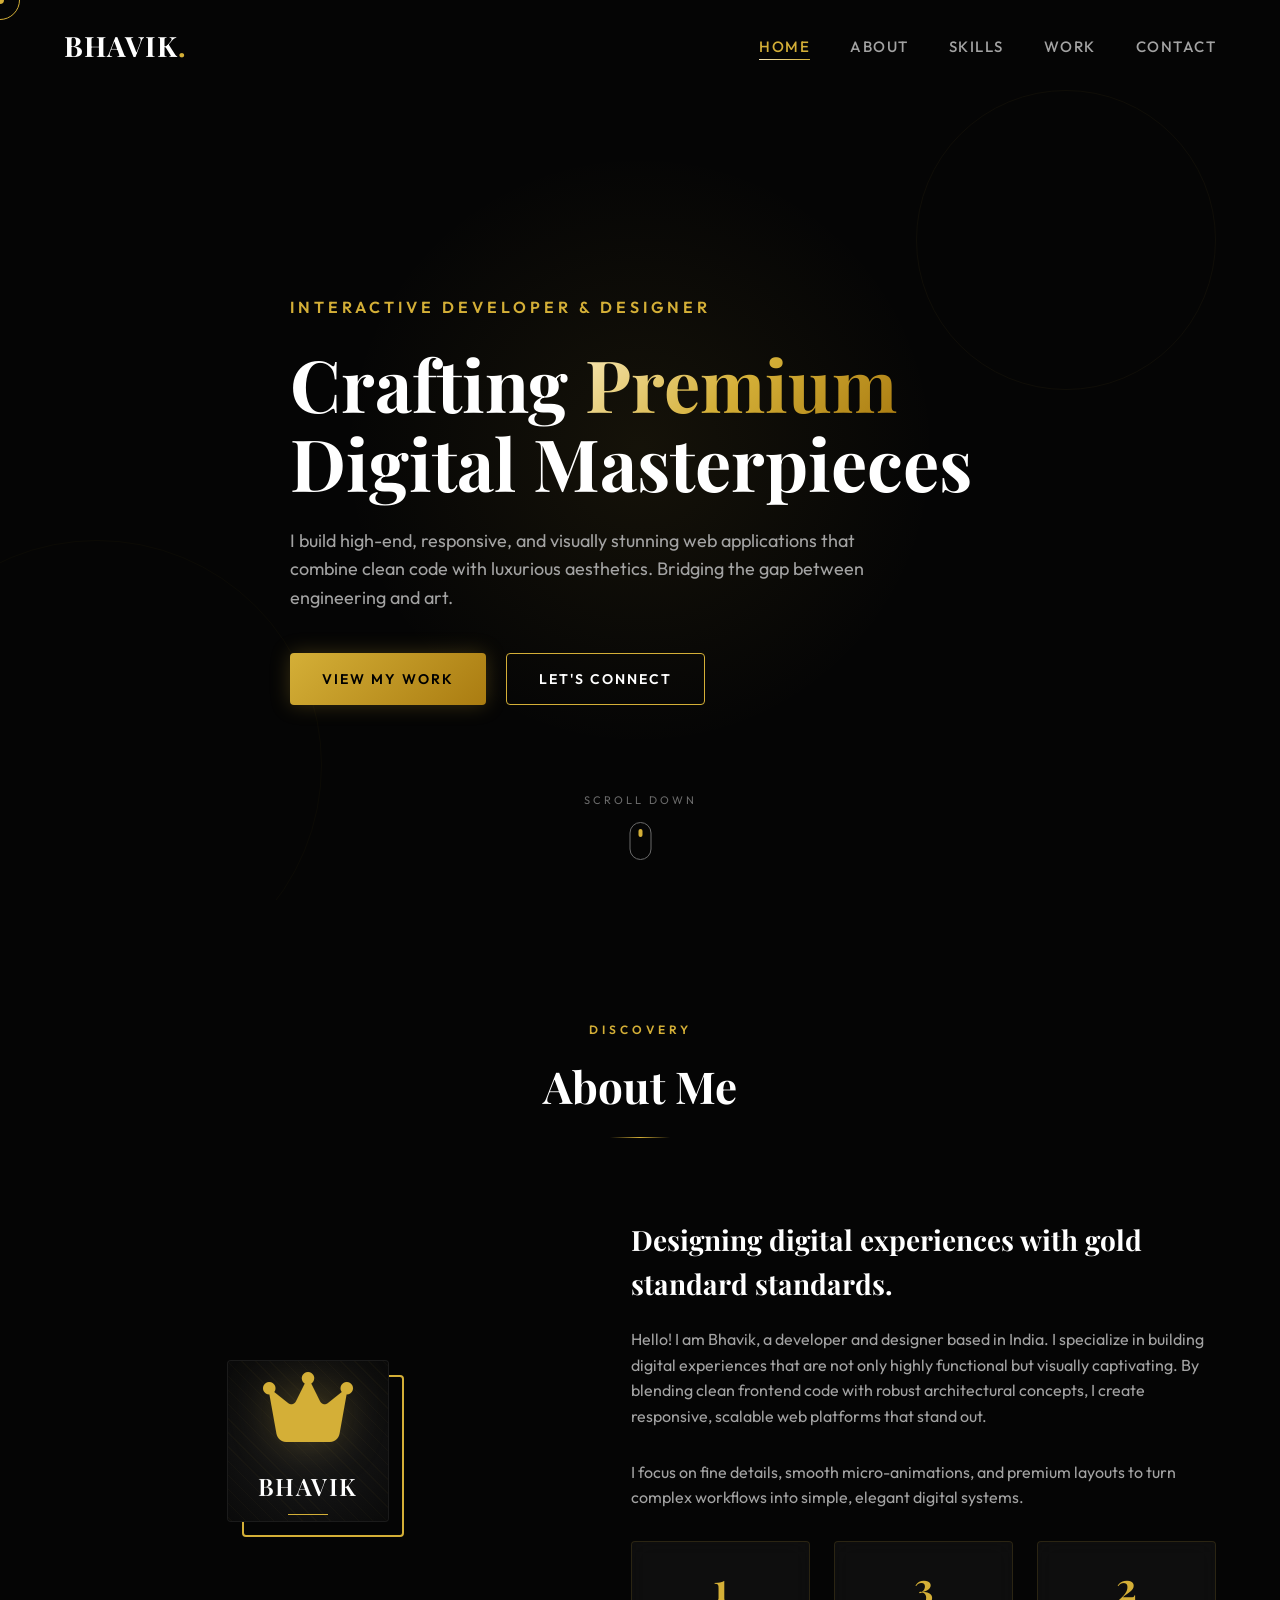
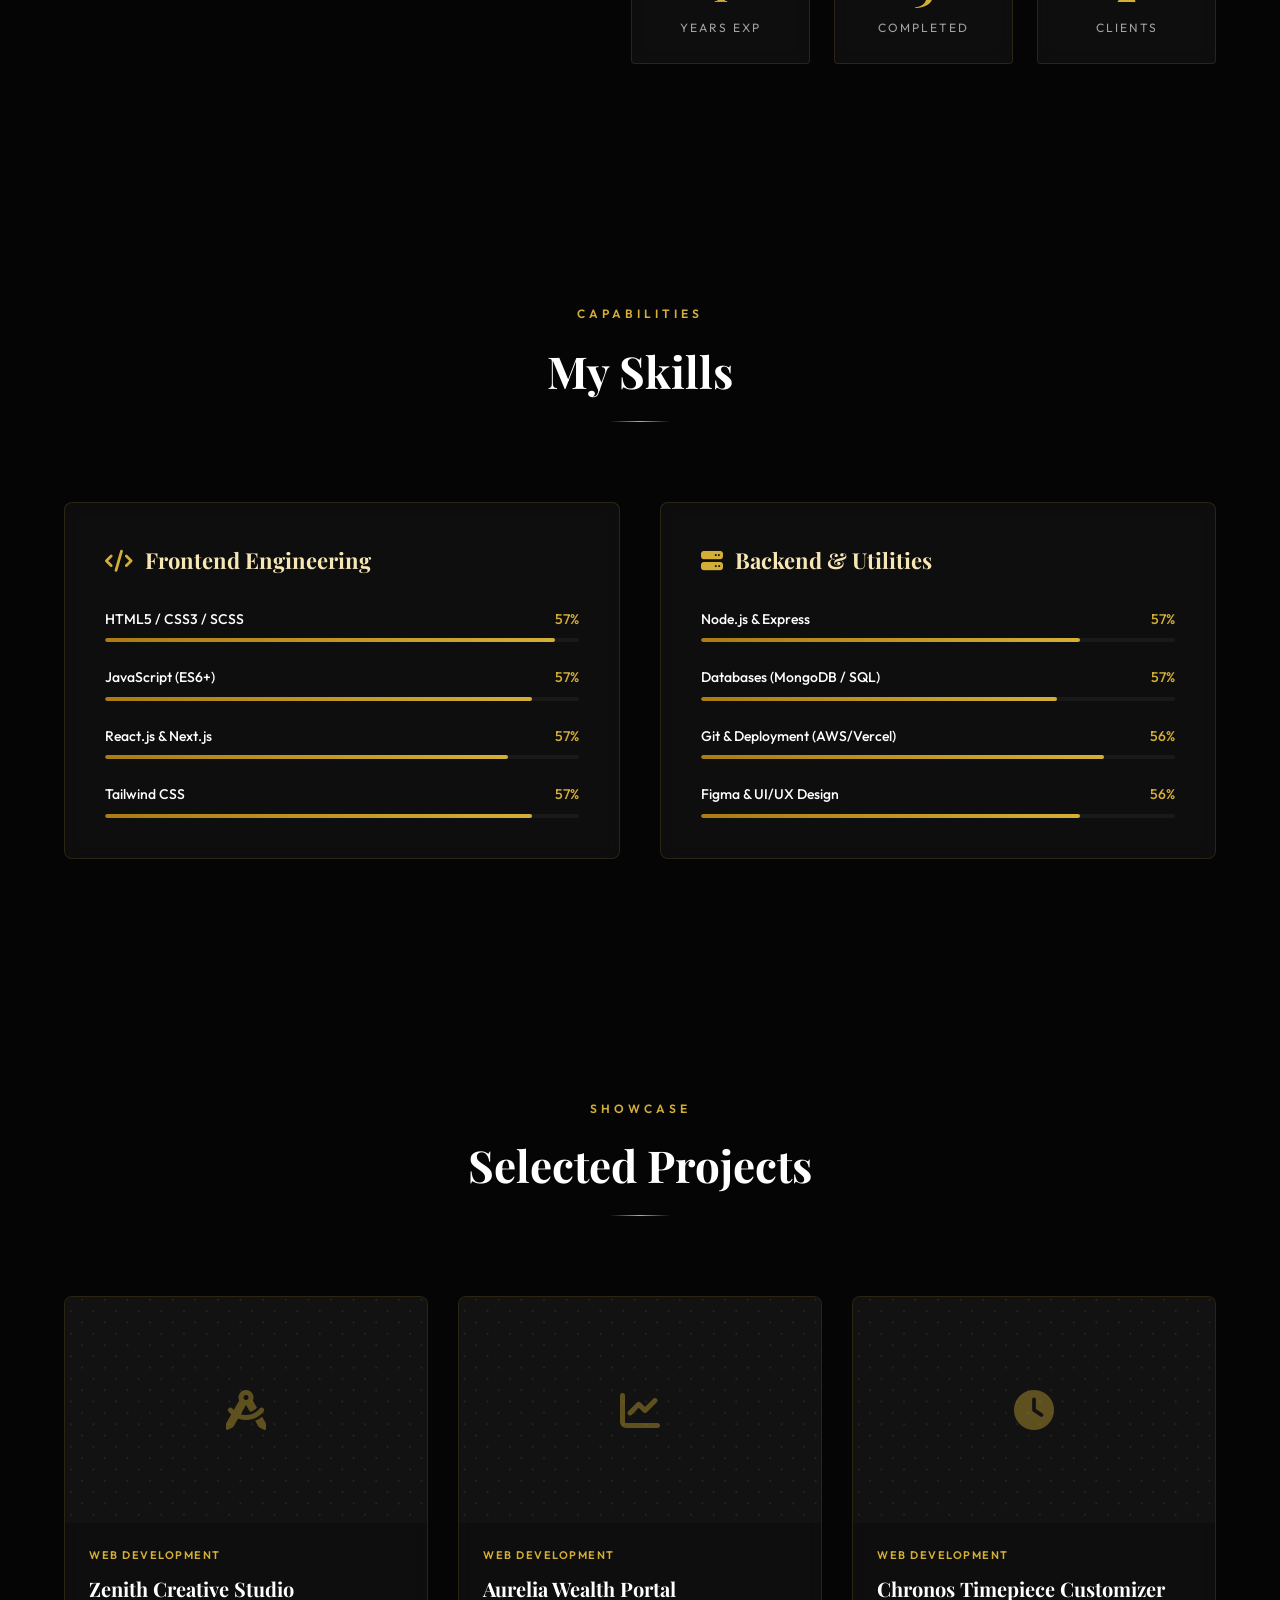
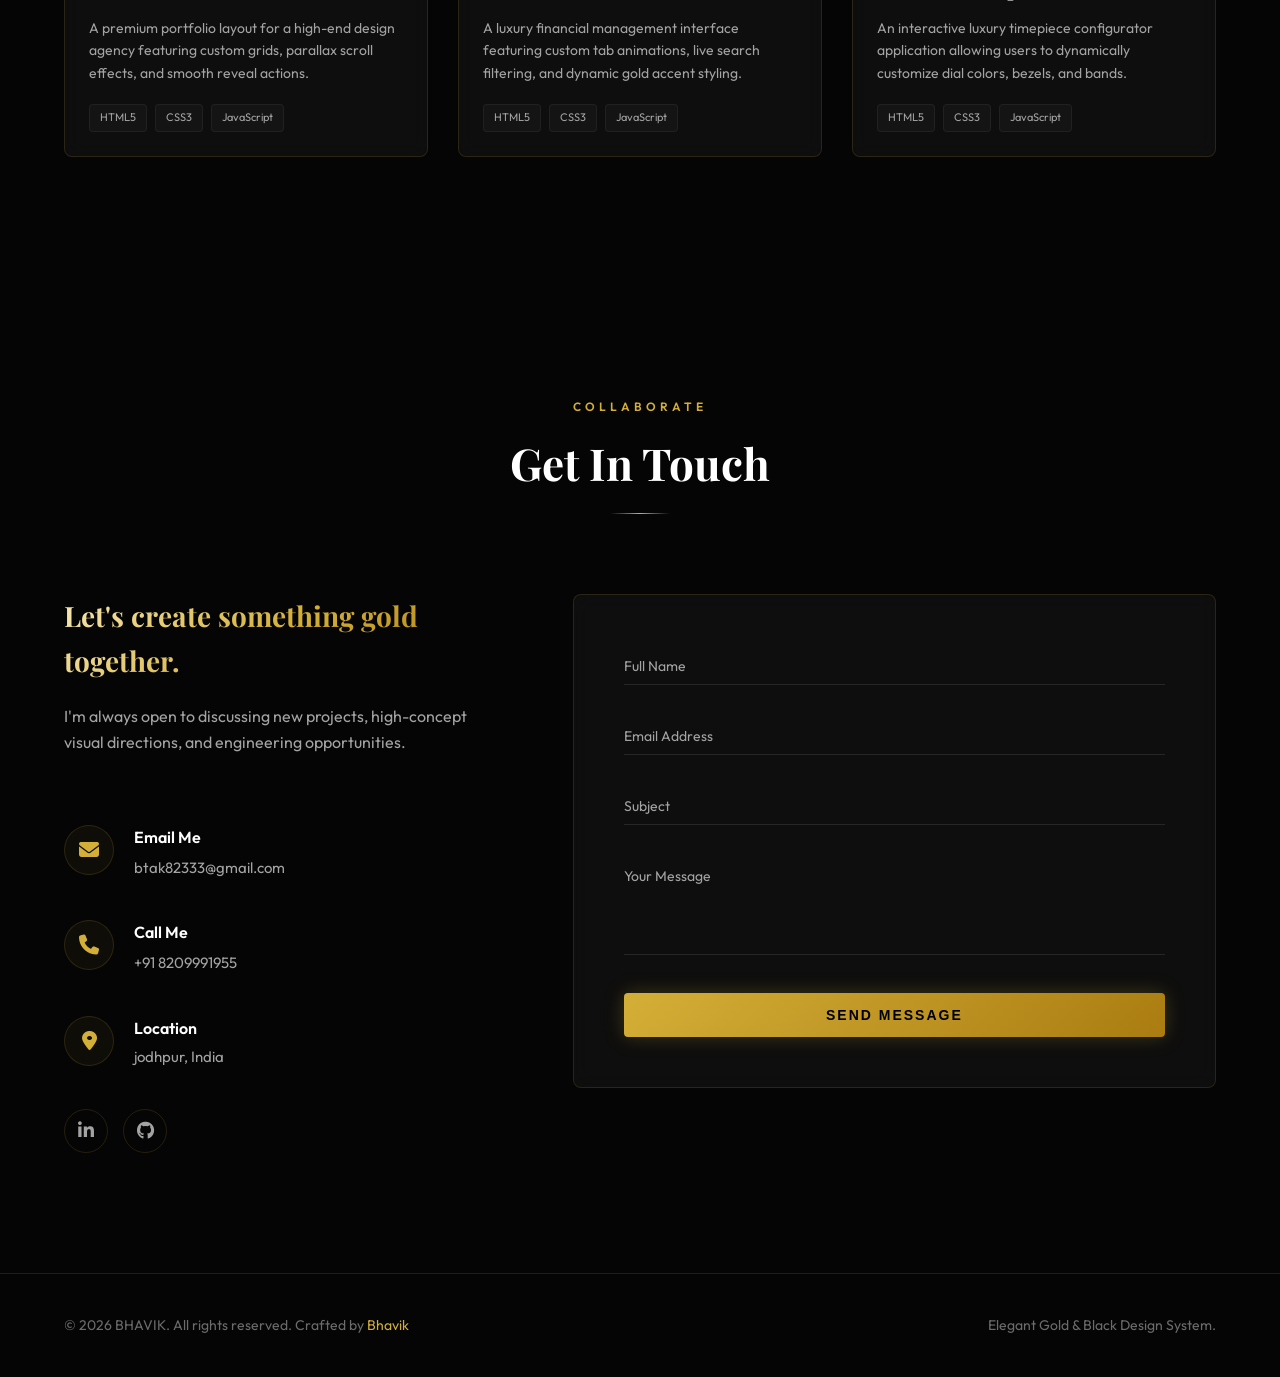
<file: bhavik prtfolio/index.html>
<!DOCTYPE html>
<html lang="en">

<head>
    <meta charset="UTF-8">
    <meta name="viewport" content="width=device-width, initial-scale=1.0">
    <title>Bhavik | Premium Portfolio</title>
    <meta name="description"
        content="Personal portfolio of Bhavik, a developer and designer specializing in premium web experiences using black and gold aesthetics.">
    <!-- FontAwesome for Icons -->
    <link rel="stylesheet" href="https://cdnjs.cloudflare.com/ajax/libs/font-awesome/6.4.0/css/all.min.css">
    <!-- Link to Style CSS -->
    <link rel="stylesheet" href="style.css">
</head>

<body>

    <!-- Custom Cursor -->
    <div class="custom-cursor" id="custom-cursor"></div>
    <div class="custom-cursor-outline" id="custom-cursor-outline"></div>

    <!-- Header / Navigation -->
    <header id="header">
        <div class="container nav-container">
            <a href="#home" class="logo">BHAVIK<span>.</span></a>

            <button class="mobile-nav-toggle" id="mobile-toggle" aria-label="Toggle navigation">
                <span></span>
                <span></span>
                <span></span>
            </button>

            <ul class="nav-menu" id="nav-menu">
                <li><a href="#home" class="nav-link active">Home</a></li>
                <li><a href="#about" class="nav-link">About</a></li>
                <li><a href="#skills" class="nav-link">Skills</a></li>
                <li><a href="#portfolio" class="nav-link">Work</a></li>
                <li><a href="#contact" class="nav-link">Contact</a></li>
            </ul>
        </div>
    </header>

    <!-- Hero Section -->
    <section id="home" class="hero">
        <div class="hero-glow"></div>
        <div class="hero-shapes">
            <div class="hero-shape hero-shape-1"></div>
            <div class="hero-shape hero-shape-2"></div>
        </div>

        <div class="container">
            <div class="hero-content">
                <p class="hero-subtitle">Interactive Developer & Designer</p>
                <h1 class="hero-title">Crafting <span class="text-gold-gradient">Premium</span> Digital Masterpieces
                </h1>
                <p class="hero-description">
                    I build high-end, responsive, and visually stunning web applications that combine clean code with
                    luxurious aesthetics. Bridging the gap between engineering and art.
                </p>
                <div class="hero-buttons">
                    <a href="#portfolio" class="btn btn-primary">View My Work</a>
                    <a href="#contact" class="btn btn-secondary">Let's Connect</a>
                </div>
            </div>
        </div>

        <a href="#about" class="scroll-down">
            <span>Scroll Down</span>
            <div class="scroll-mouse">
                <div class="scroll-wheel"></div>
            </div>
        </a>
    </section>

    <!-- About Section -->
    <section id="about" class="section reveal">
        <div class="container">
            <div class="section-title-wrap">
                <p class="section-subtitle">Discovery</p>
                <h2 class="section-title">About Me</h2>
            </div>

            <div class="about-grid">
                <div class="about-image-wrap">
                    <div class="about-image-border"></div>
                    <div class="about-image">
                        <div class="portrait-placeholder">
                            <i class="fa-solid fa-crown portrait-icon"></i>
                            <span>BHAVIK</span>
                        </div>
                    </div>
                </div>

                <div class="about-text">
                    <h3>Designing digital experiences with gold standard standards.</h3>
                    <p>
                        Hello! I am Bhavik, a developer and designer based in India. I specialize in building digital
                        experiences that are not only highly functional but visually captivating. By blending clean
                        frontend code with robust architectural concepts, I create responsive, scalable web platforms
                        that stand out.
                    </p>
                    <p>
                        I focus on fine details, smooth micro-animations, and premium layouts to turn complex workflows
                        into simple, elegant digital systems.
                    </p>

                    <div class="about-stats">
                        <div class="stat-item">
                            <span class="stat-number">1</span>
                            <span class="stat-label">Years Exp</span>
                        </div>
                        <div class="stat-item">
                            <span class="stat-number">3</span>
                            <span class="stat-label">Completed</span>
                        </div>
                        <div class="stat-item">
                            <span class="stat-number">2</span>
                            <span class="stat-label">Clients</span>
                        </div>
                    </div>
                </div>
            </div>
        </div>
    </section>

    <!-- Skills Section -->
    <section id="skills" class="section reveal">
        <div class="container">
            <div class="section-title-wrap">
                <p class="section-subtitle">Capabilities</p>
                <h2 class="section-title">My Skills</h2>
            </div>

            <div class="skills-grid">
                <!-- Frontend Category -->
                <div class="skills-category">
                    <h3><i class="fa-solid fa-code"></i> Frontend Engineering</h3>
                    <div class="skill-list">
                        <div class="skill-item">
                            <div class="skill-info">
                                <span class="skill-name">HTML5 / CSS3 / SCSS</span>
                                <span class="skill-percentage" data-val="95">0%</span>
                            </div>
                            <div class="skill-bar-bg">
                                <div class="skill-bar-fill"></div>
                            </div>
                        </div>
                        <div class="skill-item">
                            <div class="skill-info">
                                <span class="skill-name">JavaScript (ES6+)</span>
                                <span class="skill-percentage" data-val="90">0%</span>
                            </div>
                            <div class="skill-bar-bg">
                                <div class="skill-bar-fill"></div>
                            </div>
                        </div>
                        <div class="skill-item">
                            <div class="skill-info">
                                <span class="skill-name">React.js & Next.js</span>
                                <span class="skill-percentage" data-val="85">0%</span>
                            </div>
                            <div class="skill-bar-bg">
                                <div class="skill-bar-fill"></div>
                            </div>
                        </div>
                        <div class="skill-item">
                            <div class="skill-info">
                                <span class="skill-name">Tailwind CSS</span>
                                <span class="skill-percentage" data-val="90">0%</span>
                            </div>
                            <div class="skill-bar-bg">
                                <div class="skill-bar-fill"></div>
                            </div>
                        </div>
                    </div>
                </div>

                <!-- Backend & Tools Category -->
                <div class="skills-category">
                    <h3><i class="fa-solid fa-server"></i> Backend & Utilities</h3>
                    <div class="skill-list">
                        <div class="skill-item">
                            <div class="skill-info">
                                <span class="skill-name">Node.js & Express</span>
                                <span class="skill-percentage" data-val="80">0%</span>
                            </div>
                            <div class="skill-bar-bg">
                                <div class="skill-bar-fill"></div>
                            </div>
                        </div>
                        <div class="skill-item">
                            <div class="skill-info">
                                <span class="skill-name">Databases (MongoDB / SQL)</span>
                                <span class="skill-percentage" data-val="75">0%</span>
                            </div>
                            <div class="skill-bar-bg">
                                <div class="skill-bar-fill"></div>
                            </div>
                        </div>
                        <div class="skill-item">
                            <div class="skill-info">
                                <span class="skill-name">Git & Deployment (AWS/Vercel)</span>
                                <span class="skill-percentage" data-val="85">0%</span>
                            </div>
                            <div class="skill-bar-bg">
                                <div class="skill-bar-fill"></div>
                            </div>
                        </div>
                        <div class="skill-item">
                            <div class="skill-info">
                                <span class="skill-name">Figma & UI/UX Design</span>
                                <span class="skill-percentage" data-val="80">0%</span>
                            </div>
                            <div class="skill-bar-bg">
                                <div class="skill-bar-fill"></div>
                            </div>
                        </div>
                    </div>
                </div>
            </div>
        </div>
    </section>

    <!-- Projects Portfolio Section -->
    <section id="portfolio" class="section reveal">
        <div class="container">
            <div class="section-title-wrap">
                <p class="section-subtitle">Showcase</p>
                <h2 class="section-title">Selected Projects</h2>
            </div>

            <!-- Portfolio filters removed as only Full Stack projects remain -->

            <div class="portfolio-grid">
                <!-- Project 1 -->
                <div class="project-card" data-category="webdev">
                    <div class="project-img-wrap">
                        <div class="project-placeholder">
                            <i class="fa-solid fa-compass-drafting"></i>
                        </div>
                        <div class="project-overlay">
                            <a href="#" class="project-link" aria-label="View Project"><i
                                    class="fa-solid fa-arrow-up-right-from-square"></i></a>
                        </div>
                    </div>
                    <div class="project-info">
                        <span class="project-tag">Web Development</span>
                        <h3 class="project-title">Zenith Creative Studio</h3>
                        <p class="project-desc">A premium portfolio layout for a high-end design agency featuring custom
                            grids, parallax scroll effects, and smooth reveal actions.</p>
                        <div class="project-tech">
                            <span class="tech-tag">HTML5</span>
                            <span class="tech-tag">CSS3</span>
                            <span class="tech-tag">JavaScript</span>
                        </div>
                    </div>
                </div>

                <!-- Project 2 -->
                <div class="project-card" data-category="webdev">
                    <div class="project-img-wrap">
                        <div class="project-placeholder">
                            <i class="fa-solid fa-chart-line"></i>
                        </div>
                        <div class="project-overlay">
                            <a href="#" class="project-link" aria-label="View Project"><i
                                    class="fa-solid fa-arrow-up-right-from-square"></i></a>
                        </div>
                    </div>
                    <div class="project-info">
                        <span class="project-tag">Web Development</span>
                        <h3 class="project-title">Aurelia Wealth Portal</h3>
                        <p class="project-desc">A luxury financial management interface featuring custom tab animations,
                            live search filtering, and dynamic gold accent styling.</p>
                        <div class="project-tech">
                            <span class="tech-tag">HTML5</span>
                            <span class="tech-tag">CSS3</span>
                            <span class="tech-tag">JavaScript</span>
                        </div>
                    </div>
                </div>

                <!-- Project 3 -->
                <div class="project-card" data-category="webdev">
                    <div class="project-img-wrap">
                        <div class="project-placeholder">
                            <i class="fa-solid fa-clock"></i>
                        </div>
                        <div class="project-overlay">
                            <a href="#" class="project-link" aria-label="View Project"><i
                                    class="fa-solid fa-arrow-up-right-from-square"></i></a>
                        </div>
                    </div>
                    <div class="project-info">
                        <span class="project-tag">Web Development</span>
                        <h3 class="project-title">Chronos Timepiece Customizer</h3>
                        <p class="project-desc">An interactive luxury timepiece configurator application allowing users
                            to dynamically customize dial colors, bezels, and bands.</p>
                        <div class="project-tech">
                            <span class="tech-tag">HTML5</span>
                            <span class="tech-tag">CSS3</span>
                            <span class="tech-tag">JavaScript</span>
                        </div>
                    </div>
                </div>
            </div>
        </div>
    </section>



    <!-- Contact Section -->
    <section id="contact" class="section reveal">
        <div class="container">
            <div class="section-title-wrap">
                <p class="section-subtitle">Collaborate</p>
                <h2 class="section-title">Get In Touch</h2>
            </div>

            <div class="contact-grid">
                <div class="contact-info">
                    <div>
                        <h3 class="text-gold-gradient"
                            style="font-family: var(--font-heading); font-size: 28px; margin-bottom: 20px;">Let's create
                            something gold together.</h3>
                        <p style="color: var(--text-secondary); margin-bottom: 30px;">I'm always open to discussing new
                            projects, high-concept visual directions, and engineering opportunities.</p>
                    </div>

                    <div class="contact-info-item">
                        <div class="contact-icon">
                            <i class="fa-solid fa-envelope"></i>
                        </div>
                        <div class="contact-details">
                            <h4>Email Me</h4>
                            <a href="mailto:btak82333@gmail.com">btak82333@gmail.com </a>
                        </div>
                    </div>

                    <div class="contact-info-item">
                        <div class="contact-icon">
                            <i class="fa-solid fa-phone"></i>
                        </div>
                        <div class="contact-details">
                            <h4>Call Me</h4>
                            <a href="tel:+918209991955">+91 8209991955</a>
                        </div>
                    </div>

                    <div class="contact-info-item">
                        <div class="contact-icon">
                            <i class="fa-solid fa-location-dot"></i>
                        </div>
                        <div class="contact-details">
                            <h4>Location</h4>
                            <p>jodhpur, India</p>
                        </div>
                    </div>

                    <div class="social-links">
                        <a href="https://www.linkedin.com/in/bhavik-tak-0ba9a540b" class="social-link"
                            aria-label="LinkedIn"><i class="fa-brands fa-linkedin-in"></i></a>
                        <a href="https://github.com/Bhavik0907" class="social-link" aria-label="GitHub"><i
                                class="fa-brands fa-github"></i></a>
                        <!-- <a href="#" class="social-link" aria-label="Twitter"><i class="fa-brands fa-x-twitter"></i></a>
                        <a href="#" class="social-link" aria-label="Dribbble"><i class="fa-brands fa-dribbble"></i></a> -->
                    </div>
                </div>

                <div class="contact-form-wrap">
                    <form class="contact-form" id="contact-form">
                        <div class="form-group">
                            <input type="text" class="form-input" id="name" required>
                            <label for="name" class="form-label">Full Name</label>
                            <div class="form-input-focus-line"></div>
                        </div>
                        <div class="form-group">
                            <input type="email" class="form-input" id="email" required>
                            <label for="email" class="form-label">Email Address</label>
                            <div class="form-input-focus-line"></div>
                        </div>
                        <div class="form-group">
                            <input type="text" class="form-input" id="subject" required>
                            <label for="subject" class="form-label">Subject</label>
                            <div class="form-input-focus-line"></div>
                        </div>
                        <div class="form-group">
                            <textarea class="form-input" id="message" required></textarea>
                            <label for="message" class="form-label">Your Message</label>
                            <div class="form-input-focus-line"></div>
                        </div>

                        <button type="submit" class="btn btn-primary" style="width: 100%;">Send Message</button>
                        <div class="form-message" id="form-message"></div>
                    </form>
                </div>
            </div>
        </div>
    </section>

    <!-- Footer -->
    <footer>
        <div class="container footer-content">
            <div class="footer-text">
                &copy; 2026 BHAVIK. All rights reserved. Crafted by <a href="#home">Bhavik</a>
            </div>
            <div class="footer-text">
                Elegant Gold & Black Design System.
            </div>
        </div>
    </footer>

    <!-- Script File -->
    <script src="script.js"></script>
</body>

</html>
</file>
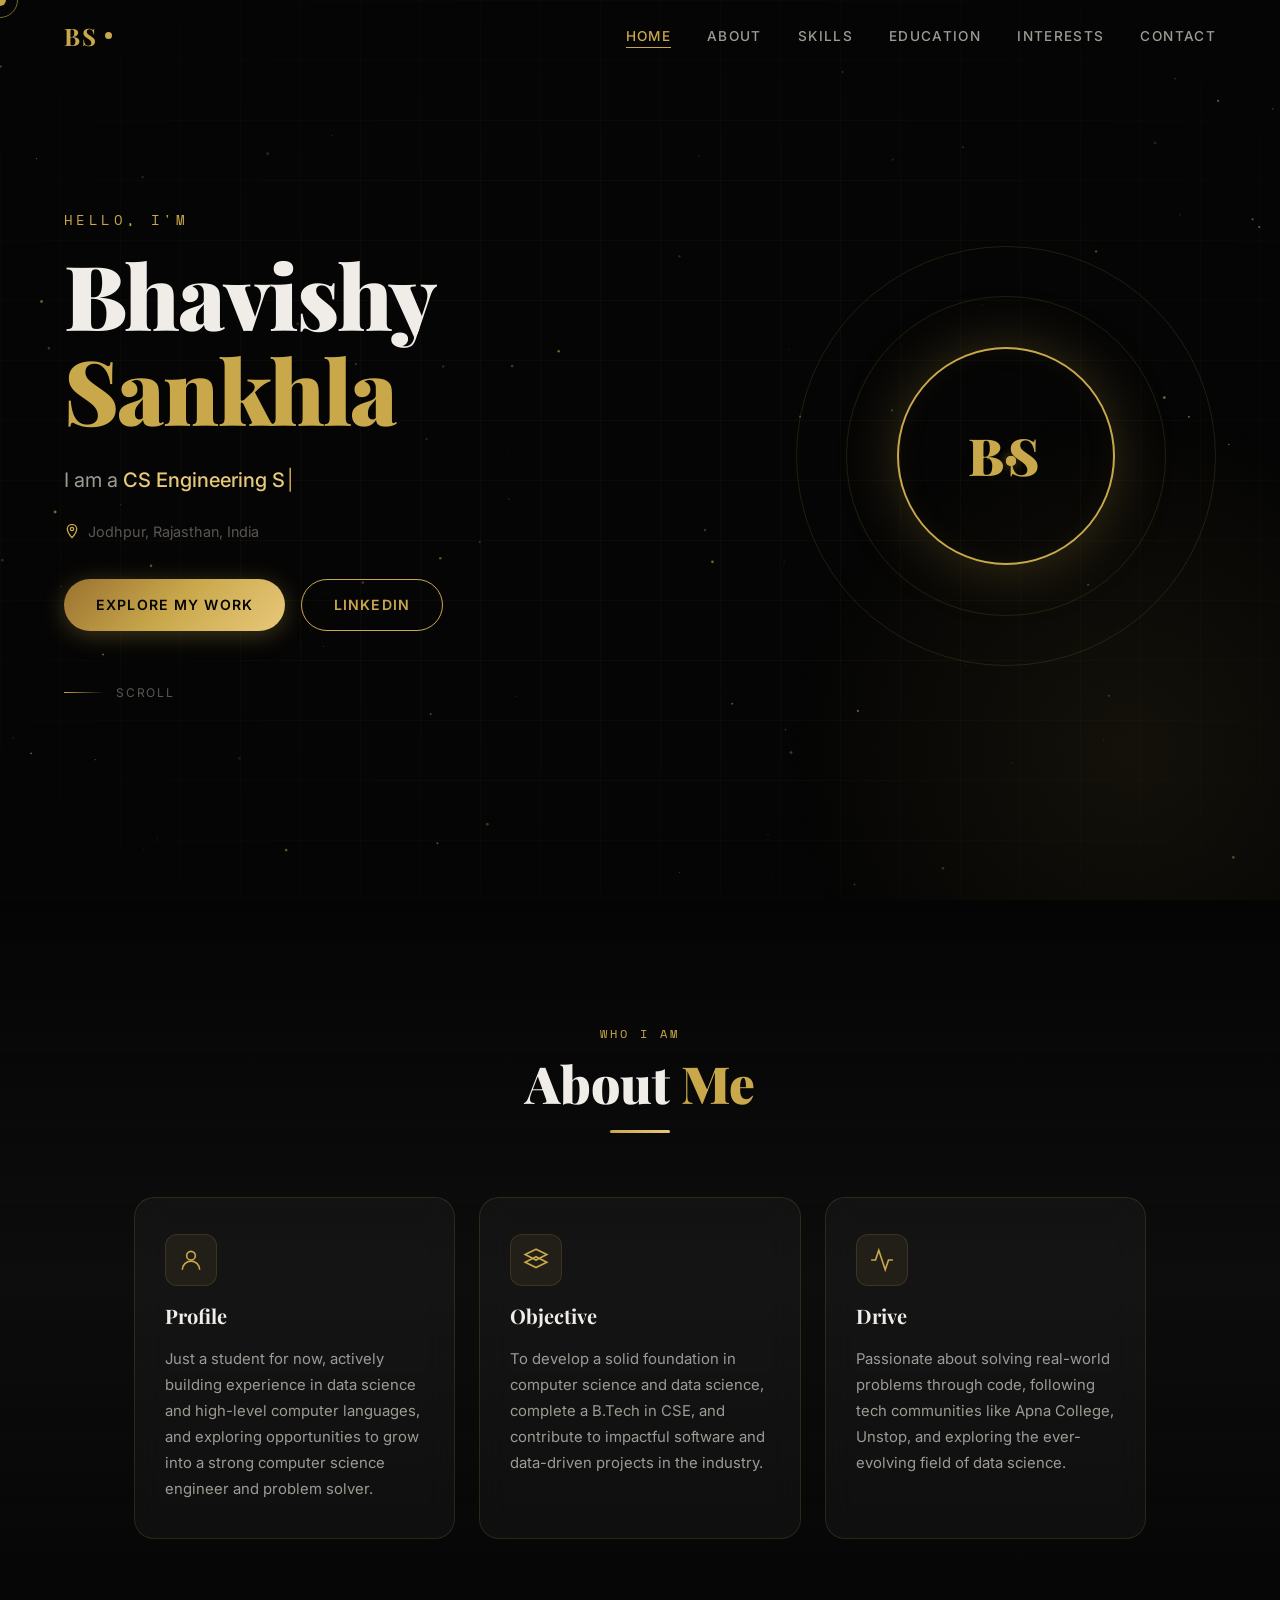
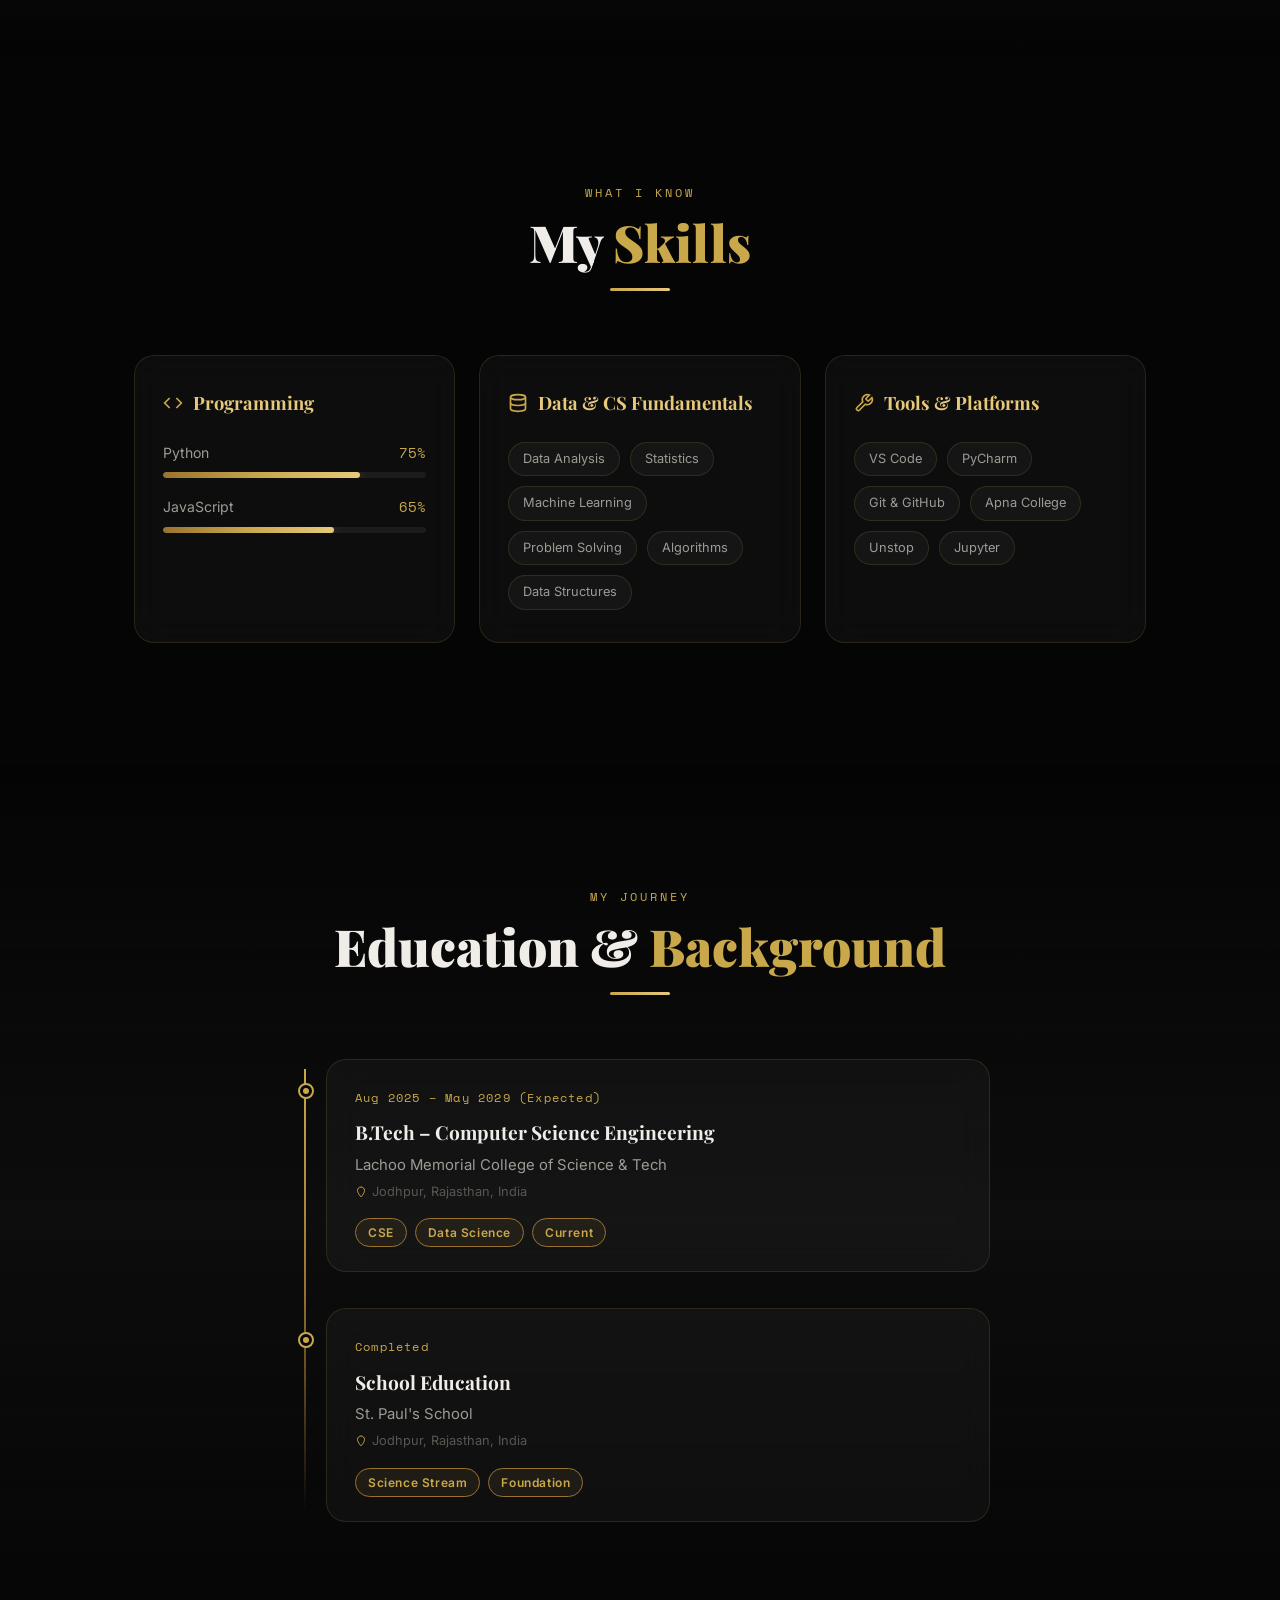
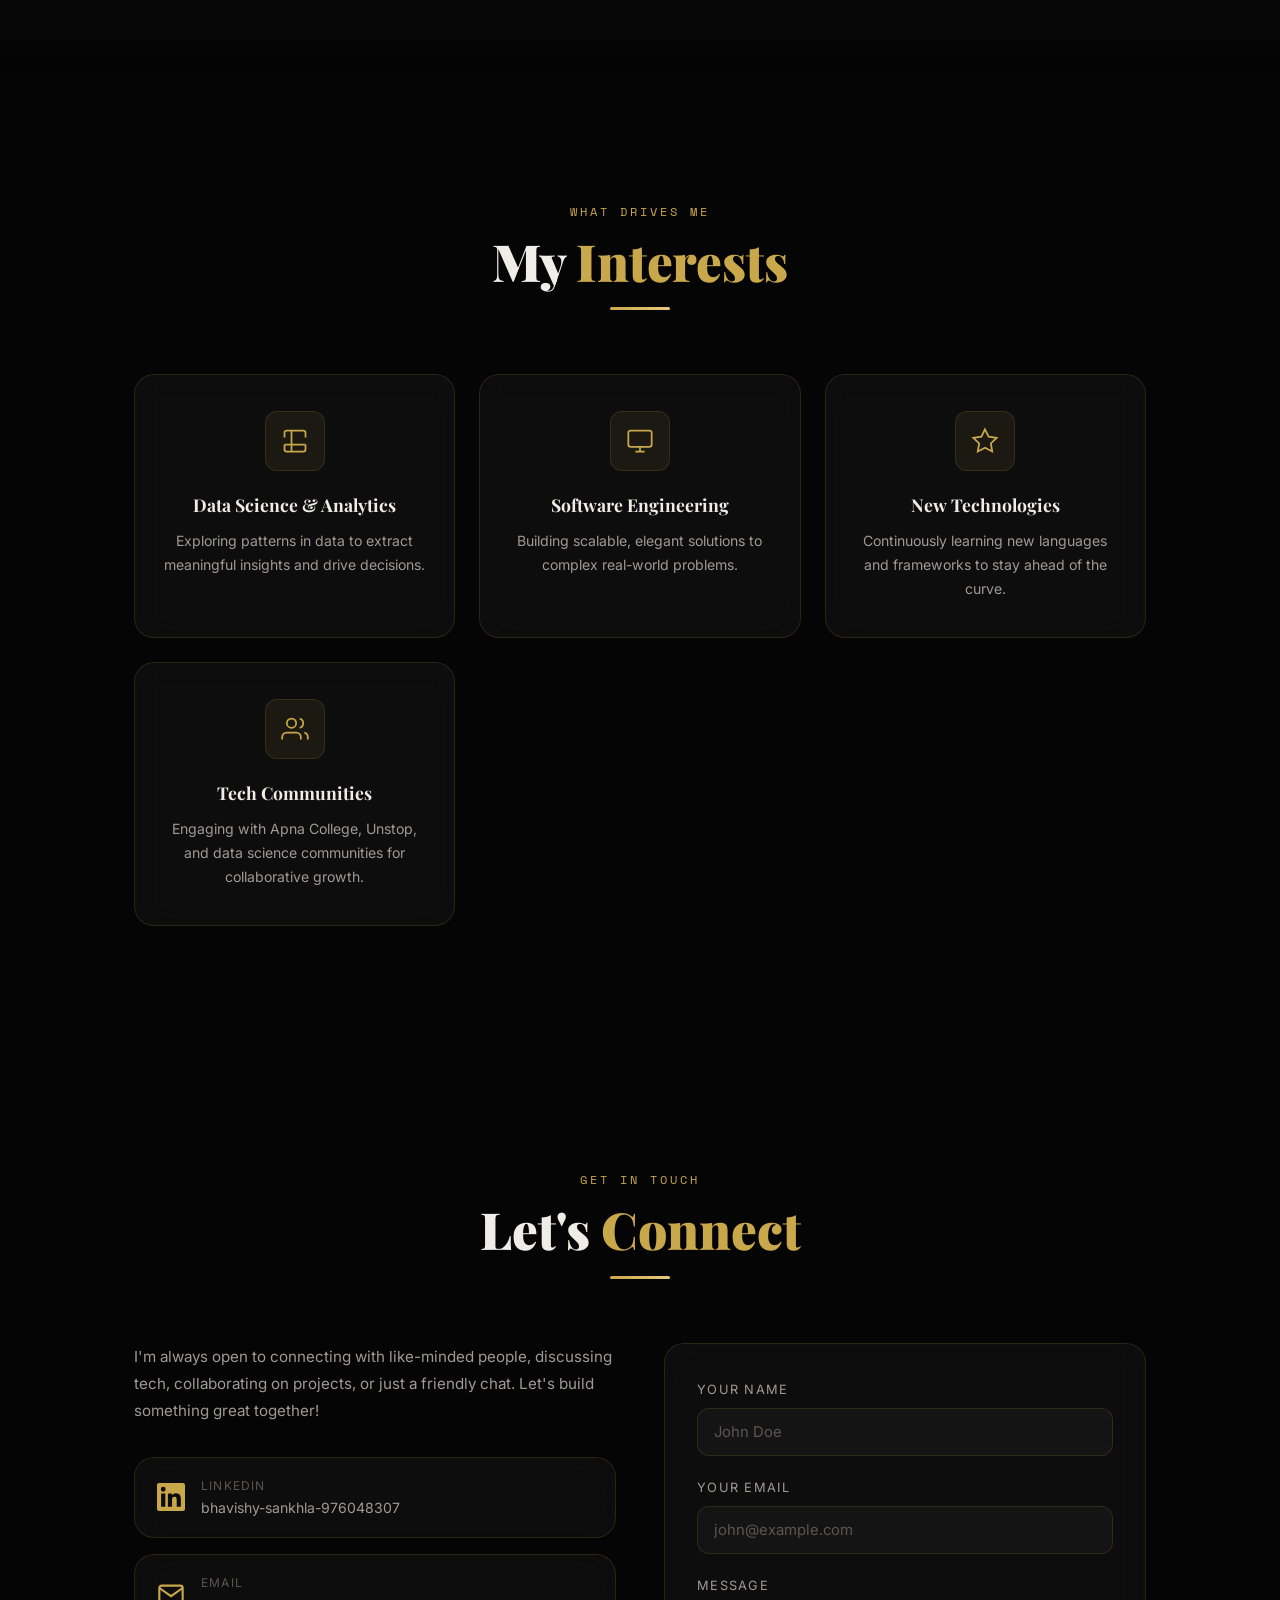
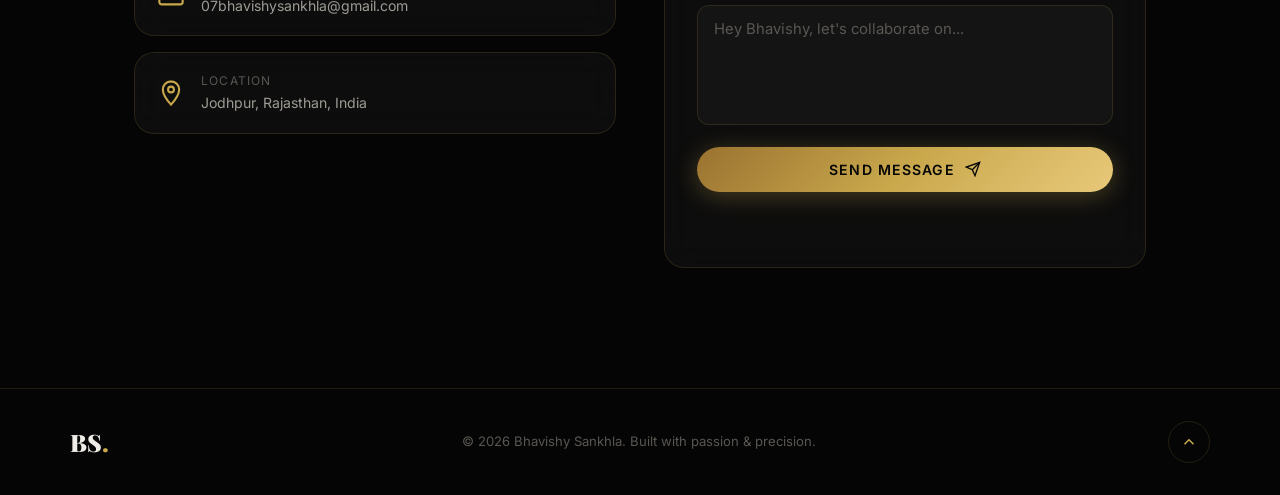
<file: Bhavishy portfolio/index.html>
<!DOCTYPE html>
<html lang="en">

<head>
  <meta charset="UTF-8" />
  <meta name="viewport" content="width=device-width, initial-scale=1.0" />
  <meta name="description"
    content="Bhavishy Sankhla – Computer Science Engineering student & aspiring Data Scientist from Jodhpur, Rajasthan. Explore my skills, projects, and journey." />
  <title>Bhavishy Sankhla | Portfolio</title>
  <link rel="preconnect" href="https://fonts.googleapis.com" />
  <link rel="preconnect" href="https://fonts.gstatic.com" crossorigin />
  <link
    href="https://fonts.googleapis.com/css2?family=Playfair+Display:wght@400;700;900&family=Inter:wght@300;400;500;600&family=Space+Mono:wght@400;700&display=swap"
    rel="stylesheet" />
  <link rel="stylesheet" href="style.css" />
</head>

<body>

  <!-- ═══════════════════════════════ LOADER ═══════════════════════════════ -->
  <div id="loader" class="loader">
    <div class="loader-ring"></div>
    <p class="loader-text">BS</p>
  </div>

  <!-- ═══════════════════════════════ CURSOR ═══════════════════════════════ -->
  <div id="cursor" class="cursor"></div>
  <div id="cursor-trail" class="cursor-trail"></div>

  <!-- ═══════════════════════════════ PARTICLES ════════════════════════════ -->
  <canvas id="particles-canvas"></canvas>

  <!-- ═══════════════════════════════ NAV ══════════════════════════════════ -->
  <nav id="navbar" class="navbar">
    <div class="nav-logo">
      <span class="logo-text">BS</span>
      <div class="logo-dot"></div>
    </div>
    <ul class="nav-links" id="nav-links">
      <li><a href="#hero" class="nav-link" data-section="hero">Home</a></li>
      <li><a href="#about" class="nav-link" data-section="about">About</a></li>
      <li><a href="#skills" class="nav-link" data-section="skills">Skills</a></li>
      <li><a href="#education" class="nav-link" data-section="education">Education</a></li>
      <li><a href="#interests" class="nav-link" data-section="interests">Interests</a></li>
      <li><a href="#contact" class="nav-link" data-section="contact">Contact</a></li>
    </ul>
    <button id="hamburger" class="hamburger" aria-label="Toggle menu">
      <span></span><span></span><span></span>
    </button>
  </nav>

  <!-- ═══════════════════════════════ HERO ══════════════════════════════════ -->
  <section id="hero" class="hero">
    <div class="hero-bg-grid"></div>
    <div class="hero-content">
      <p class="hero-greeting reveal-text">Hello, I'm</p>
      <h1 class="hero-name">
        <span class="name-line">Bhavishy</span>
        <span class="name-line gold">Sankhla</span>
      </h1>
      <div class="hero-roles">
        <span class="role-prefix">I am a&nbsp;</span>
        <span id="typed-role" class="typed-role"></span>
        <span class="cursor-blink">|</span>
      </div>
      <p class="hero-location">
        <svg viewBox="0 0 24 24" fill="none" stroke="currentColor" stroke-width="2" class="icon">
          <path
            d="M12 2C8.13 2 5 5.13 5 9c0 5.25 7 13 7 13s7-7.75 7-13c0-3.87-3.13-7-7-7zm0 9.5c-1.38 0-2.5-1.12-2.5-2.5S10.62 6.5 12 6.5s2.5 1.12 2.5 2.5S13.38 11.5 12 11.5z" />
        </svg>
        Jodhpur, Rajasthan, India
      </p>
      <div class="hero-cta">
        <a href="#about" id="hero-explore-btn" class="btn btn-primary">Explore My Work</a>
        <a href="https://www.linkedin.com/in/bhavishy-sankhla-976048307" target="_blank"
          class="btn btn-outline">LinkedIn</a>
      </div>
      <div class="hero-scroll-hint">
        <div class="scroll-line"></div>
        <span>Scroll</span>
      </div>
    </div>
    <div class="hero-visual">
      <div class="avatar-ring outer"></div>
      <div class="avatar-ring middle"></div>
      <div class="avatar-ring inner"></div>
      <div class="avatar-core">
        <span class="avatar-initials">BS</span>
      </div>
      <div class="orbit-dot" id="orbit-dot-1"></div>
      <div class="orbit-dot" id="orbit-dot-2"></div>
      <div class="orbit-dot" id="orbit-dot-3"></div>
    </div>
  </section>

  <!-- ═══════════════════════════════ ABOUT ══════════════════════════════════ -->
  <section id="about" class="section about">
    <div class="container">
      <div class="section-header">
        <p class="section-tag">Who I Am</p>
        <h2 class="section-title">About <span class="gold">Me</span></h2>
        <div class="title-underline"></div>
      </div>
      <div class="about-grid">
        <div class="about-card glass-card animate-on-scroll">
          <div class="about-icon-wrap"><svg viewBox="0 0 24 24" fill="none" stroke="currentColor" stroke-width="1.5"
              class="about-icon">
              <circle cx="12" cy="8" r="4" />
              <path d="M20 21a8 8 0 10-16 0" />
            </svg></div>
          <h3>Profile</h3>
          <p>Just a student for now, actively building experience in data science and high-level computer languages, and
            exploring opportunities to grow into a strong computer science engineer and problem solver.</p>
        </div>
        <div class="about-card glass-card animate-on-scroll" style="--delay:0.15s">
          <div class="about-icon-wrap"><svg viewBox="0 0 24 24" fill="none" stroke="currentColor" stroke-width="1.5"
              class="about-icon">
              <path d="M12 2L2 7l10 5 10-5-10-5zm0 7l-10 5 10 5 10-5-10-5z" />
            </svg></div>
          <h3>Objective</h3>
          <p>To develop a solid foundation in computer science and data science, complete a B.Tech in CSE, and
            contribute to impactful software and data-driven projects in the industry.</p>
        </div>
        <div class="about-card glass-card animate-on-scroll" style="--delay:0.3s">
          <div class="about-icon-wrap"><svg viewBox="0 0 24 24" fill="none" stroke="currentColor" stroke-width="1.5"
              class="about-icon">
              <polyline points="22 12 18 12 15 21 9 3 6 12 2 12" />
            </svg></div>
          <h3>Drive</h3>
          <p>Passionate about solving real-world problems through code, following tech communities like Apna College,
            Unstop, and exploring the ever-evolving field of data science.</p>
        </div>
      </div>
    </div>
  </section>

  <!-- ═══════════════════════════════ SKILLS ══════════════════════════════════ -->
  <section id="skills" class="section skills">
    <div class="container">
      <div class="section-header">
        <p class="section-tag">What I Know</p>
        <h2 class="section-title">My <span class="gold">Skills</span></h2>
        <div class="title-underline"></div>
      </div>
      <div class="skills-grid">
        <!-- Programming -->
        <div class="skill-category glass-card animate-on-scroll">
          <h3 class="skill-cat-title">
            <svg viewBox="0 0 24 24" fill="none" stroke="currentColor" stroke-width="2" class="skill-cat-icon">
              <polyline points="16 18 22 12 16 6" />
              <polyline points="8 6 2 12 8 18" />
            </svg>
            Programming
          </h3>
          <div class="skill-bars">
            <div class="skill-item" data-skill="Python" data-pct="75">
              <div class="skill-label"><span>Python</span><span class="skill-pct">75%</span></div>
              <div class="skill-bar">
                <div class="skill-fill" data-width="75"></div>
              </div>
            </div>
            <div class="skill-item" data-skill="JavaScript" data-pct="65">
              <div class="skill-label"><span>JavaScript</span><span class="skill-pct">65%</span></div>
              <div class="skill-bar">
                <div class="skill-fill" data-width="65"></div>
              </div>
            </div>
          </div>
        </div>
        <!-- Data & CS -->
        <div class="skill-category glass-card animate-on-scroll" style="--delay:0.15s">
          <h3 class="skill-cat-title">
            <svg viewBox="0 0 24 24" fill="none" stroke="currentColor" stroke-width="2" class="skill-cat-icon">
              <ellipse cx="12" cy="5" rx="9" ry="3" />
              <path d="M21 12c0 1.66-4 3-9 3s-9-1.34-9-3" />
              <path d="M3 5v14c0 1.66 4 3 9 3s9-1.34 9-3V5" />
            </svg>
            Data &amp; CS Fundamentals
          </h3>
          <div class="skill-tags">
            <span class="tag">Data Analysis</span>
            <span class="tag">Statistics</span>
            <span class="tag">Machine Learning</span>
            <span class="tag">Problem Solving</span>
            <span class="tag">Algorithms</span>
            <span class="tag">Data Structures</span>
          </div>
        </div>
        <!-- Tools -->
        <div class="skill-category glass-card animate-on-scroll" style="--delay:0.3s">
          <h3 class="skill-cat-title">
            <svg viewBox="0 0 24 24" fill="none" stroke="currentColor" stroke-width="2" class="skill-cat-icon">
              <path
                d="M14.7 6.3a1 1 0 000 1.4l1.6 1.6a1 1 0 001.4 0l3.77-3.77a6 6 0 01-7.94 7.94l-6.91 6.91a2.12 2.12 0 01-3-3l6.91-6.91a6 6 0 017.94-7.94l-3.76 3.76z" />
            </svg>
            Tools &amp; Platforms
          </h3>
          <div class="skill-tags">
            <span class="tag">VS Code</span>
            <span class="tag">PyCharm</span>
            <span class="tag">Git &amp; GitHub</span>
            <span class="tag">Apna College</span>
            <span class="tag">Unstop</span>
            <span class="tag">Jupyter</span>
          </div>
        </div>
      </div>
    </div>
  </section>

  <!-- ═══════════════════════════════ EDUCATION ════════════════════════════ -->
  <section id="education" class="section education">
    <div class="container">
      <div class="section-header">
        <p class="section-tag">My Journey</p>
        <h2 class="section-title">Education &amp; <span class="gold">Background</span></h2>
        <div class="title-underline"></div>
      </div>
      <div class="timeline">
        <div class="timeline-item animate-on-scroll">
          <div class="timeline-dot">
            <div class="dot-inner"></div>
          </div>
          <div class="timeline-card glass-card">
            <span class="timeline-date">Aug 2025 – May 2029 (Expected)</span>
            <h3>B.Tech – Computer Science Engineering</h3>
            <p class="timeline-org">Lachoo Memorial College of Science &amp; Tech</p>
            <p class="timeline-loc">
              <svg viewBox="0 0 24 24" fill="none" stroke="currentColor" stroke-width="2" class="icon-xs">
                <path d="M12 2C8.13 2 5 5.13 5 9c0 5.25 7 13 7 13s7-7.75 7-13c0-3.87-3.13-7-7-7z" />
              </svg>
              Jodhpur, Rajasthan, India
            </p>
            <div class="timeline-badges">
              <span class="badge">CSE</span>
              <span class="badge">Data Science</span>
              <span class="badge">Current</span>
            </div>
          </div>
        </div>
        <div class="timeline-item animate-on-scroll" style="--delay:0.2s">
          <div class="timeline-dot">
            <div class="dot-inner"></div>
          </div>
          <div class="timeline-card glass-card">
            <span class="timeline-date">Completed</span>
            <h3>School Education</h3>
            <p class="timeline-org">St. Paul's School</p>
            <p class="timeline-loc">
              <svg viewBox="0 0 24 24" fill="none" stroke="currentColor" stroke-width="2" class="icon-xs">
                <path d="M12 2C8.13 2 5 5.13 5 9c0 5.25 7 13 7 13s7-7.75 7-13c0-3.87-3.13-7-7-7z" />
              </svg>
              Jodhpur, Rajasthan, India
            </p>
            <div class="timeline-badges">
              <span class="badge">Science Stream</span>
              <span class="badge">Foundation</span>
            </div>
          </div>
        </div>
      </div>
    </div>
  </section>

  <!-- ═══════════════════════════════ INTERESTS ════════════════════════════ -->
  <section id="interests" class="section interests">
    <div class="container">
      <div class="section-header">
        <p class="section-tag">What Drives Me</p>
        <h2 class="section-title">My <span class="gold">Interests</span></h2>
        <div class="title-underline"></div>
      </div>
      <div class="interests-grid">
        <div class="interest-card glass-card animate-on-scroll">
          <div class="interest-glow"></div>
          <div class="interest-icon">
            <svg viewBox="0 0 24 24" fill="none" stroke="currentColor" stroke-width="1.5">
              <path
                d="M9 3H5a2 2 0 00-2 2v4m6-6h10a2 2 0 012 2v4M9 3v18m0 0h10a2 2 0 002-2v-4M9 21H5a2 2 0 01-2-2v-4m0 0h18" />
            </svg>
          </div>
          <h3>Data Science &amp; Analytics</h3>
          <p>Exploring patterns in data to extract meaningful insights and drive decisions.</p>
        </div>
        <div class="interest-card glass-card animate-on-scroll" style="--delay:0.1s">
          <div class="interest-glow"></div>
          <div class="interest-icon">
            <svg viewBox="0 0 24 24" fill="none" stroke="currentColor" stroke-width="1.5">
              <rect x="2" y="3" width="20" height="14" rx="2" />
              <line x1="8" y1="21" x2="16" y2="21" />
              <line x1="12" y1="17" x2="12" y2="21" />
            </svg>
          </div>
          <h3>Software Engineering</h3>
          <p>Building scalable, elegant solutions to complex real-world problems.</p>
        </div>
        <div class="interest-card glass-card animate-on-scroll" style="--delay:0.2s">
          <div class="interest-glow"></div>
          <div class="interest-icon">
            <svg viewBox="0 0 24 24" fill="none" stroke="currentColor" stroke-width="1.5">
              <path d="M12 2l3.09 6.26L22 9.27l-5 4.87 1.18 6.88L12 17.77l-6.18 3.25L7 14.14 2 9.27l6.91-1.01L12 2z" />
            </svg>
          </div>
          <h3>New Technologies</h3>
          <p>Continuously learning new languages and frameworks to stay ahead of the curve.</p>
        </div>
        <div class="interest-card glass-card animate-on-scroll" style="--delay:0.3s">
          <div class="interest-glow"></div>
          <div class="interest-icon">
            <svg viewBox="0 0 24 24" fill="none" stroke="currentColor" stroke-width="1.5">
              <path d="M17 21v-2a4 4 0 00-4-4H5a4 4 0 00-4 4v2" />
              <circle cx="9" cy="7" r="4" />
              <path d="M23 21v-2a4 4 0 00-3-3.87M16 3.13a4 4 0 010 7.75" />
            </svg>
          </div>
          <h3>Tech Communities</h3>
          <p>Engaging with Apna College, Unstop, and data science communities for collaborative growth.</p>
        </div>
      </div>
    </div>
  </section>

  <!-- ═══════════════════════════════ CONTACT ════════════════════════════ -->
  <section id="contact" class="section contact">
    <div class="container">
      <div class="section-header">
        <p class="section-tag">Get In Touch</p>
        <h2 class="section-title">Let's <span class="gold">Connect</span></h2>
        <div class="title-underline"></div>
      </div>
      <div class="contact-wrapper">
        <div class="contact-info animate-on-scroll">
          <p class="contact-desc">I'm always open to connecting with like-minded people, discussing tech, collaborating
            on projects, or just a friendly chat. Let's build something great together!</p>
          <div class="contact-links">
            <a href="https://www.linkedin.com/in/bhavishy-sankhla-976048307" target="_blank"
              class="contact-link-card glass-card">
              <svg viewBox="0 0 24 24" fill="currentColor" class="contact-link-icon linkedin-icon">
                <path
                  d="M20.447 20.452h-3.554v-5.569c0-1.328-.027-3.037-1.852-3.037-1.853 0-2.136 1.445-2.136 2.939v5.667H9.351V9h3.414v1.561h.046c.477-.9 1.637-1.85 3.37-1.85 3.601 0 4.267 2.37 4.267 5.455v6.286zM5.337 7.433a2.062 2.062 0 01-2.063-2.065 2.064 2.064 0 112.063 2.065zm1.782 13.019H3.555V9h3.564v11.452zM22.225 0H1.771C.792 0 0 .774 0 1.729v20.542C0 23.227.792 24 1.771 24h20.451C23.2 24 24 23.227 24 22.271V1.729C24 .774 23.2 0 22.222 0h.003z" />
              </svg>
              <div>
                <span class="link-label">LinkedIn</span>
                <span class="link-val">bhavishy-sankhla-976048307</span>
              </div>
            </a>
            <a href="mailto:bhavishy@example.com" class="contact-link-card glass-card">
              <svg viewBox="0 0 24 24" fill="none" stroke="currentColor" stroke-width="1.8" class="contact-link-icon">
                <path d="M4 4h16c1.1 0 2 .9 2 2v12c0 1.1-.9 2-2 2H4c-1.1 0-2-.9-2-2V6c0-1.1.9-2 2-2z" />
                <polyline points="22,6 12,13 2,6" />
              </svg>
              <div>
                <span class="link-label">Email</span>
                <span class="link-val">07bhavishysankhla@gmail.com</span>
              </div>
            </a>
            <div class="contact-link-card glass-card">
              <svg viewBox="0 0 24 24" fill="none" stroke="currentColor" stroke-width="1.8" class="contact-link-icon">
                <path
                  d="M12 2C8.13 2 5 5.13 5 9c0 5.25 7 13 7 13s7-7.75 7-13c0-3.87-3.13-7-7-7zm0 9.5c-1.38 0-2.5-1.12-2.5-2.5S10.62 6.5 12 6.5s2.5 1.12 2.5 2.5S13.38 11.5 12 11.5z" />
              </svg>
              <div>
                <span class="link-label">Location</span>
                <span class="link-val">Jodhpur, Rajasthan, India</span>
              </div>
            </div>
          </div>
        </div>
        <form id="contact-form" class="contact-form glass-card animate-on-scroll" style="--delay:0.2s" novalidate>
          <div class="form-group">
            <label for="name">Your Name</label>
            <input type="text" id="name" name="name" placeholder="John Doe" autocomplete="off" required />
          </div>
          <div class="form-group">
            <label for="email">Your Email</label>
            <input type="email" id="email" name="email" placeholder="john@example.com" autocomplete="off" required />
          </div>
          <div class="form-group">
            <label for="message">Message</label>
            <textarea id="message" name="message" rows="5" placeholder="Hey Bhavishy, let's collaborate on..."
              required></textarea>
          </div>
          <button type="submit" id="form-submit-btn" class="btn btn-primary full-width">
            <span class="btn-text">Send Message</span>
            <svg viewBox="0 0 24 24" fill="none" stroke="currentColor" stroke-width="2" class="btn-icon">
              <line x1="22" y1="2" x2="11" y2="13" />
              <polygon points="22 2 15 22 11 13 2 9 22 2" />
            </svg>
          </button>
          <div id="form-status" class="form-status"></div>
        </form>
      </div>
    </div>
  </section>

  <!-- ═══════════════════════════════ FOOTER ════════════════════════════ -->
  <footer class="footer">
    <div class="footer-inner">
      <p class="footer-logo">BS<span class="gold">.</span></p>
      <p class="footer-copy">&copy; 2026 Bhavishy Sankhla. Built with passion &amp; precision.</p>
      <a href="#hero" id="back-to-top" class="back-top" aria-label="Back to top">
        <svg viewBox="0 0 24 24" fill="none" stroke="currentColor" stroke-width="2">
          <polyline points="18 15 12 9 6 15" />
        </svg>
      </a>
    </div>
  </footer>

  <script src="script.js"></script>
</body>

</html>
</file>
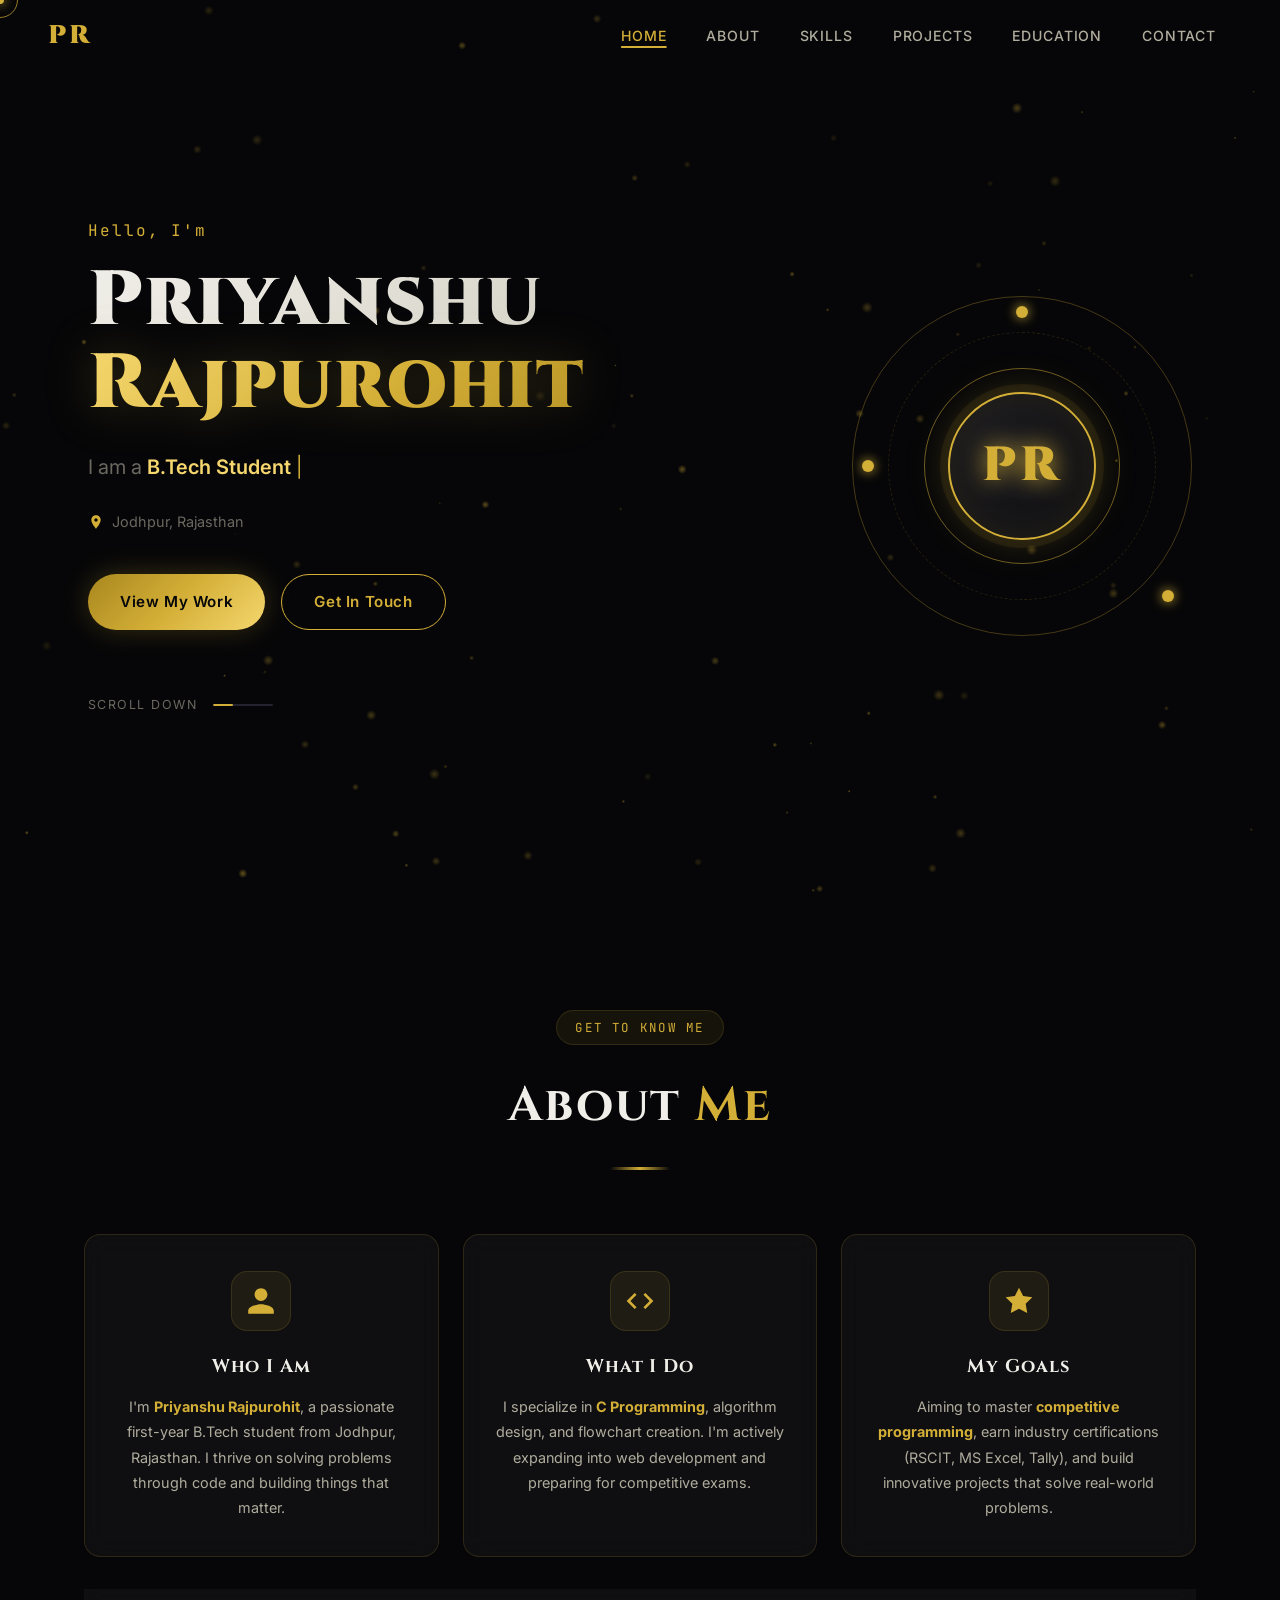
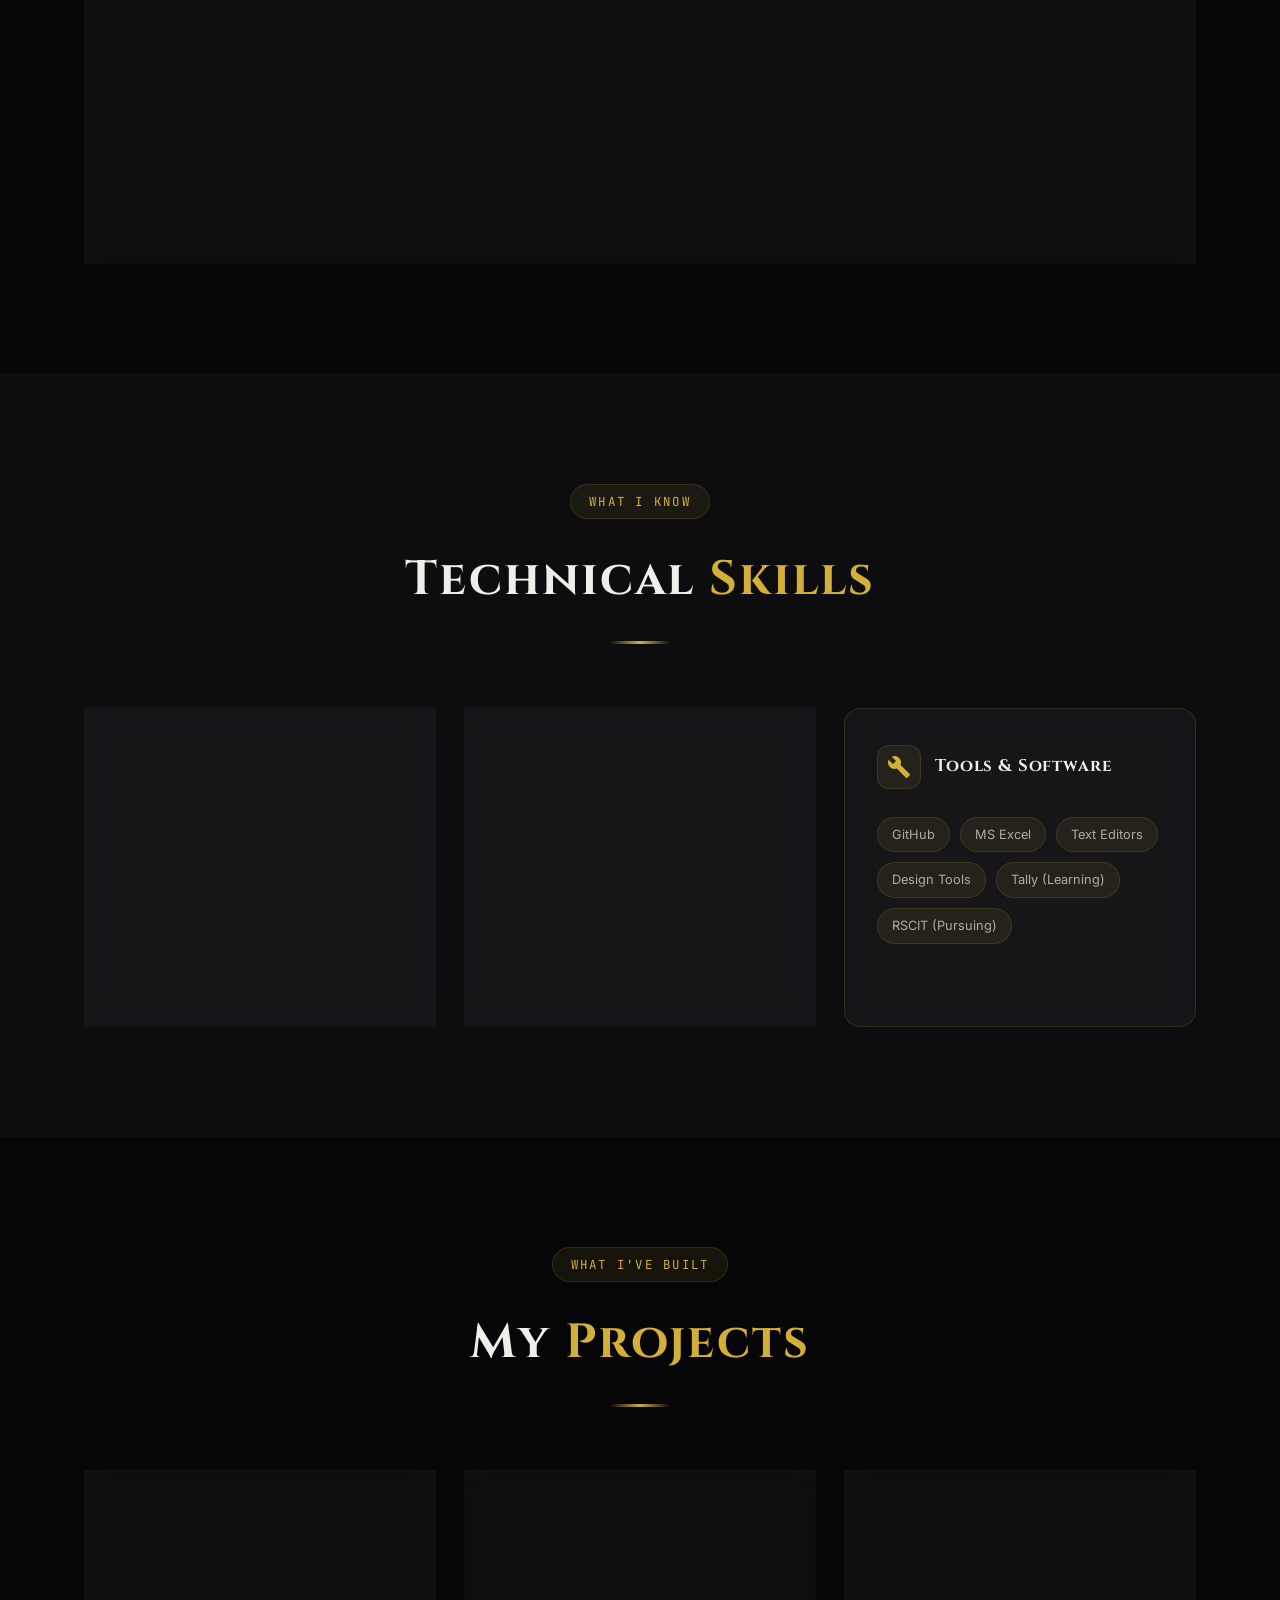
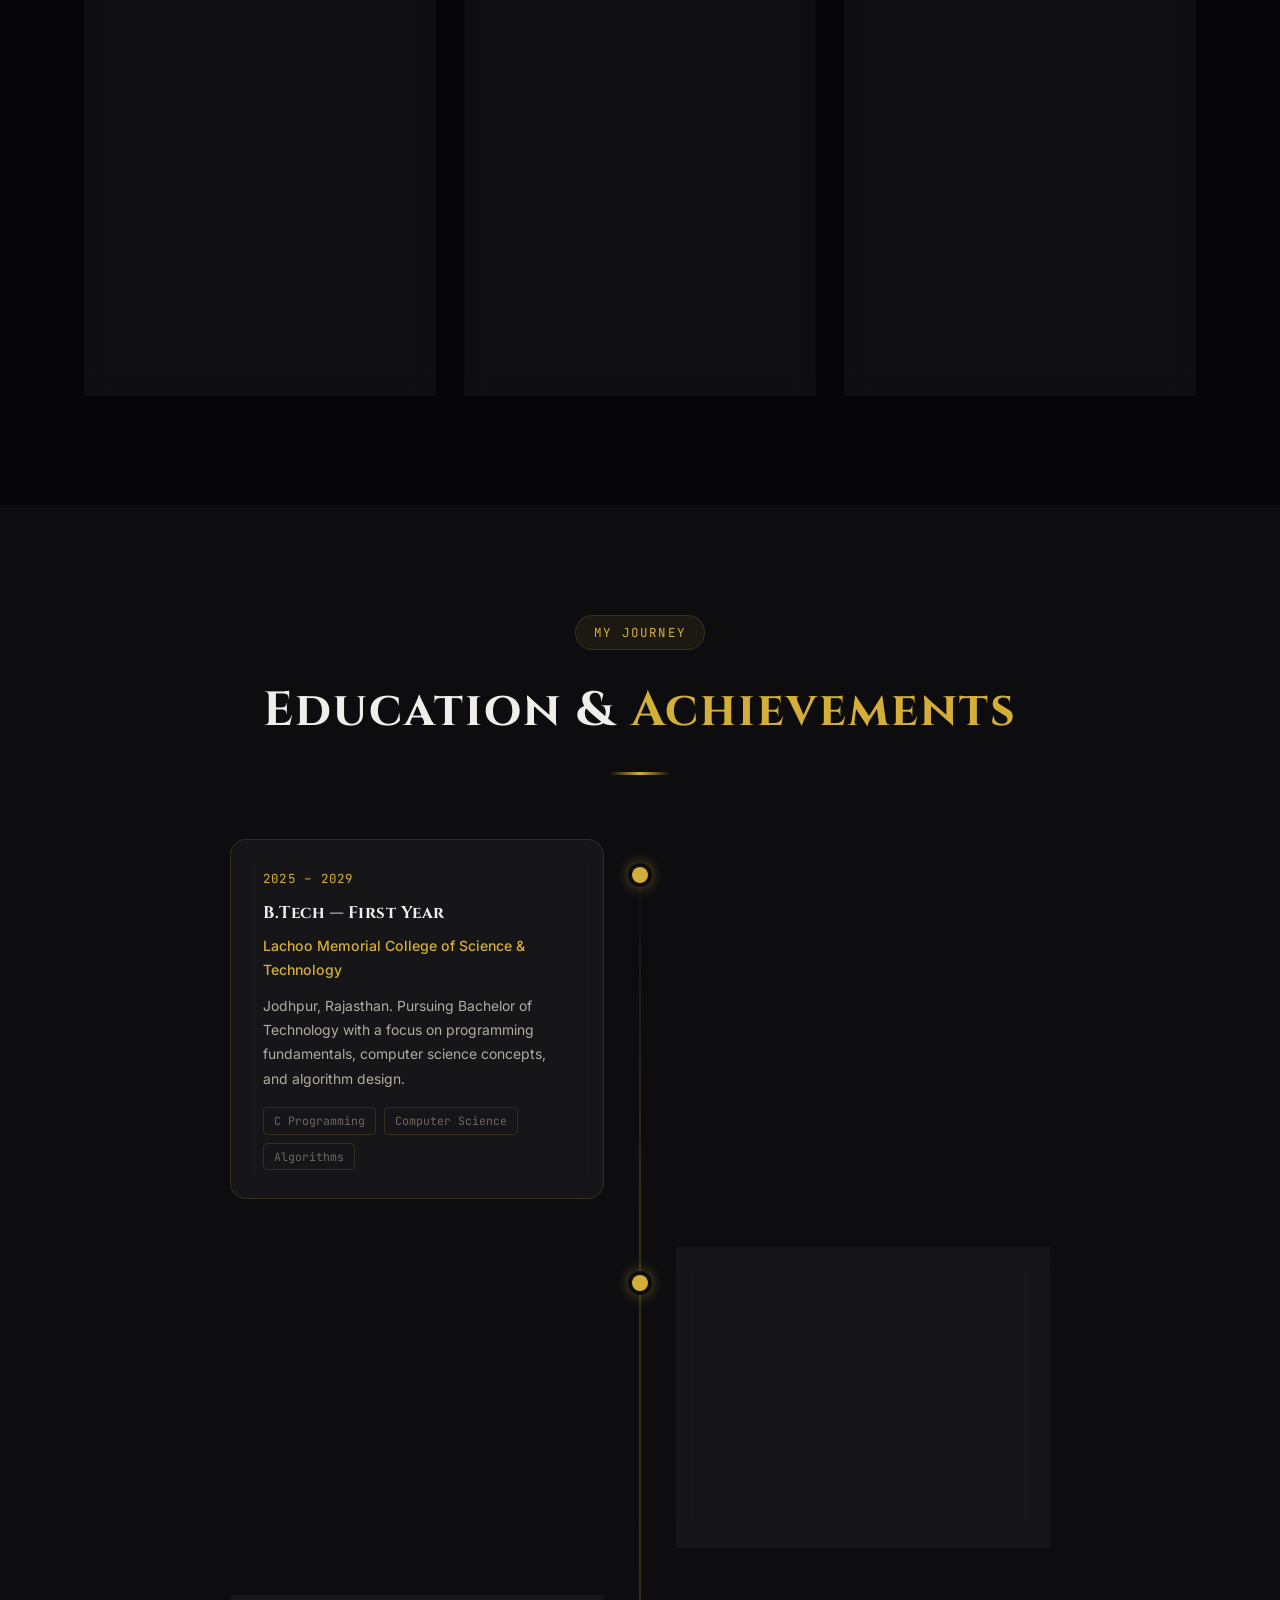
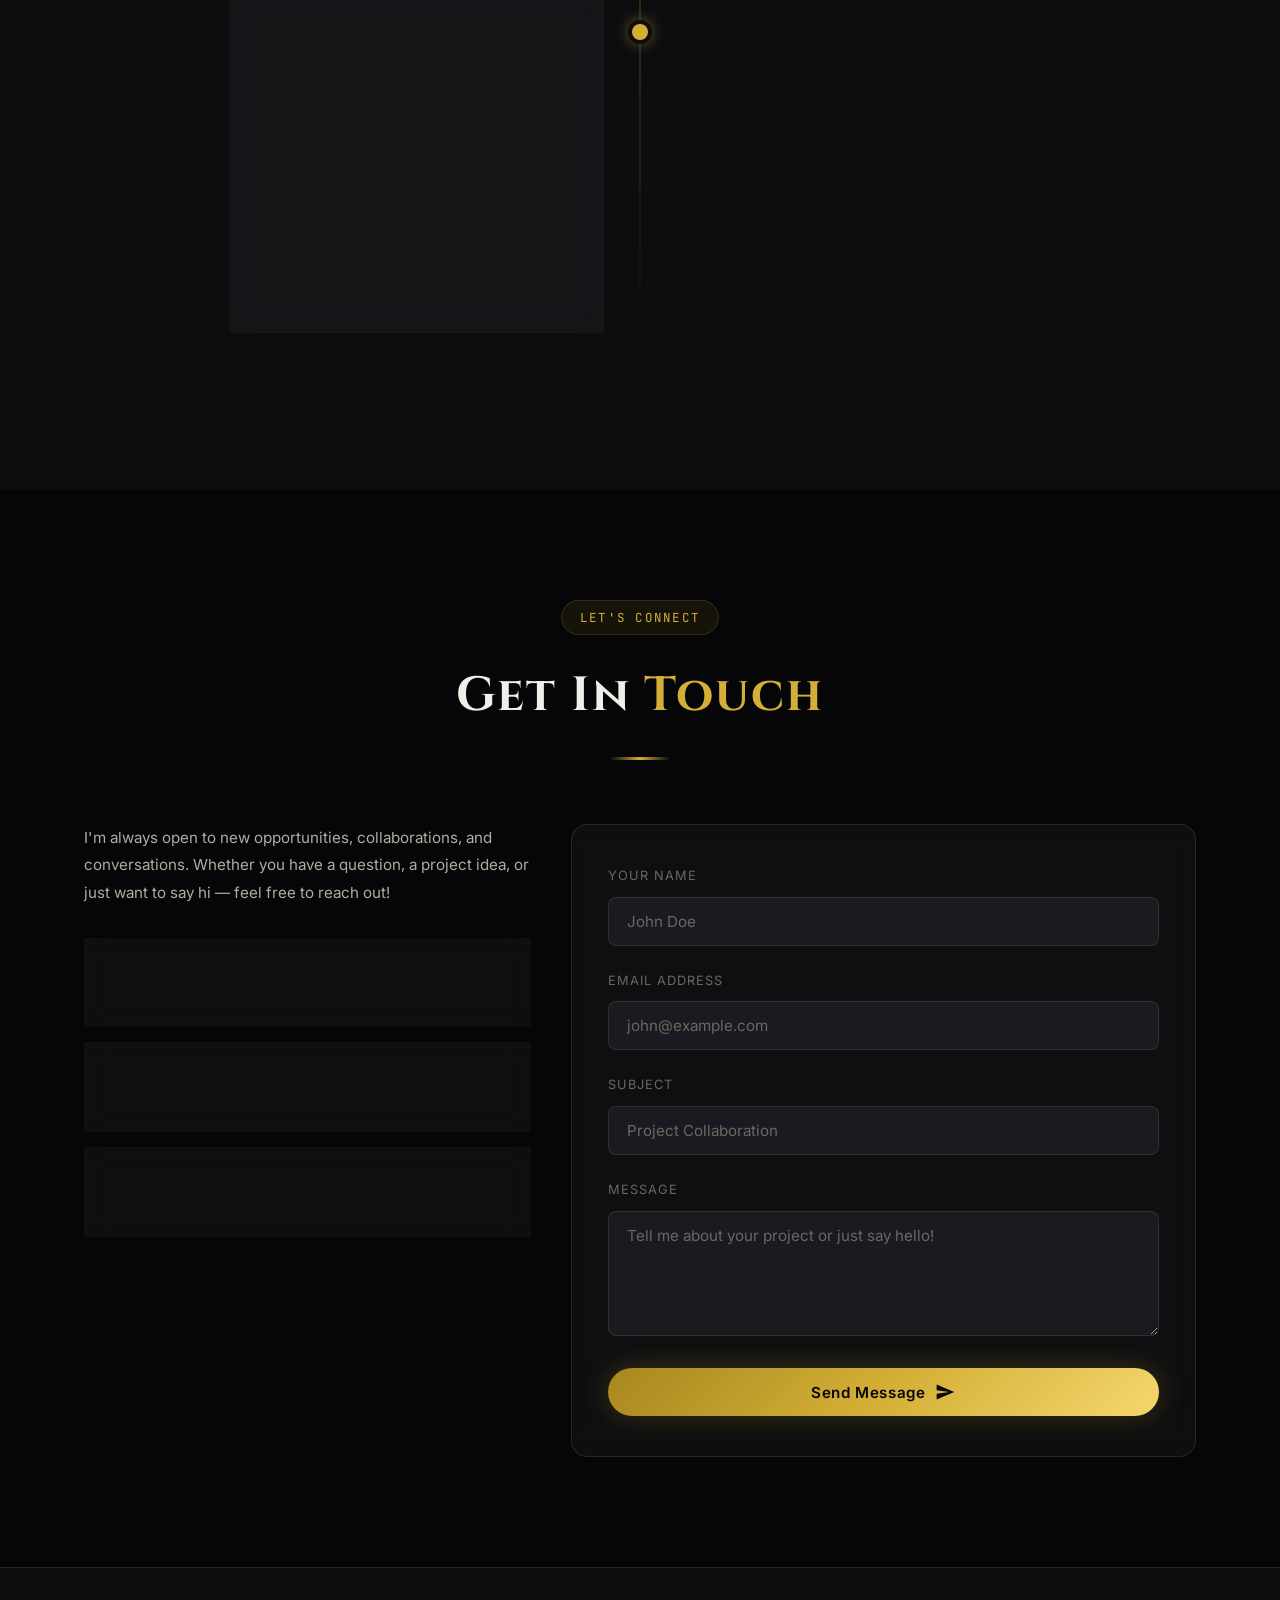
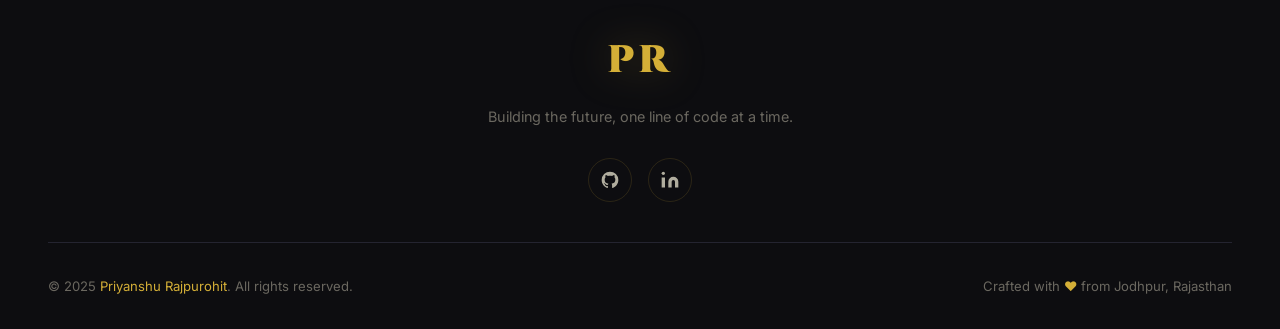
<file: Priyanshu Portfolio/index.html>
<!DOCTYPE html>
<html lang="en">
<head>
  <meta charset="UTF-8" />
  <meta name="viewport" content="width=device-width, initial-scale=1.0" />
  <meta name="description" content="Priyanshu Rajpurohit — B.Tech Student & Aspiring Developer from Jodhpur, Rajasthan. Skilled in C Programming, Algorithms and Web Development." />
  <meta name="keywords" content="Priyanshu Rajpurohit, Portfolio, C Programming, Web Developer, B.Tech, Jodhpur" />
  <meta name="author" content="Priyanshu Rajpurohit" />
  <title>Priyanshu Rajpurohit | Portfolio</title>
  <link rel="preconnect" href="https://fonts.googleapis.com" />
  <link rel="preconnect" href="https://fonts.gstatic.com" crossorigin />
  <link href="https://fonts.googleapis.com/css2?family=Cinzel:wght@400;600;700;900&family=Inter:wght@300;400;500;600&family=JetBrains+Mono:wght@400;500&display=swap" rel="stylesheet" />
  <link rel="stylesheet" href="style.css" />
</head>
<body>

  <!-- Custom Cursor -->
  <div class="cursor-dot" id="cursorDot"></div>
  <div class="cursor-ring" id="cursorRing"></div>

  <!-- Particle Canvas -->
  <canvas id="particleCanvas"></canvas>

  <!-- ==================== NAVBAR ==================== -->
  <nav class="navbar" id="navbar">
    <div class="nav-logo">
      <span class="logo-text">PR</span>
      <div class="logo-glow"></div>
    </div>
    <ul class="nav-links" id="navLinks">
      <li><a href="#home" class="nav-link active" data-section="home">Home</a></li>
      <li><a href="#about" class="nav-link" data-section="about">About</a></li>
      <li><a href="#skills" class="nav-link" data-section="skills">Skills</a></li>
      <li><a href="#projects" class="nav-link" data-section="projects">Projects</a></li>
      <li><a href="#education" class="nav-link" data-section="education">Education</a></li>
      <li><a href="#contact" class="nav-link" data-section="contact">Contact</a></li>
    </ul>
    <button class="hamburger" id="hamburger" aria-label="Toggle navigation">
      <span></span><span></span><span></span>
    </button>
  </nav>

  <!-- ==================== HERO ==================== -->
  <section class="hero" id="home">
    <div class="hero-content">
      <p class="hero-greeting reveal-up">Hello, I'm</p>
      <h1 class="hero-name reveal-up">
        <span class="name-word">Priyanshu</span>
        <span class="name-word gold">Rajpurohit</span>
      </h1>
      <div class="hero-role reveal-up">
        <span class="role-prefix">I am a </span>
        <span class="typed-text" id="typedText"></span>
        <span class="typed-cursor">|</span>
      </div>
      <p class="hero-location reveal-up">
        <svg xmlns="http://www.w3.org/2000/svg" width="16" height="16" fill="currentColor" viewBox="0 0 24 24"><path d="M12 2C8.13 2 5 5.13 5 9c0 5.25 7 13 7 13s7-7.75 7-13c0-3.87-3.13-7-7-7zm0 9.5c-1.38 0-2.5-1.12-2.5-2.5s1.12-2.5 2.5-2.5 2.5 1.12 2.5 2.5-1.12 2.5-2.5 2.5z"/></svg>
        Jodhpur, Rajasthan
      </p>
      <div class="hero-buttons reveal-up">
        <a href="#projects" class="btn btn-primary" id="heroViewWork">
          <span>View My Work</span>
          <div class="btn-shine"></div>
        </a>
        <a href="#contact" class="btn btn-outline" id="heroContact">
          <span>Get In Touch</span>
        </a>
      </div>
      <div class="hero-scroll-indicator reveal-up">
        <span>Scroll Down</span>
        <div class="scroll-line"><div class="scroll-dot"></div></div>
      </div>
    </div>
    <div class="hero-visual">
      <div class="avatar-container">
        <div class="avatar-ring ring-1"></div>
        <div class="avatar-ring ring-2"></div>
        <div class="avatar-ring ring-3"></div>
        <div class="avatar-core">
          <div class="avatar-initials">PR</div>
        </div>
        <div class="orbit-dot dot-a"></div>
        <div class="orbit-dot dot-b"></div>
        <div class="orbit-dot dot-c"></div>
      </div>
    </div>
  </section>

  <!-- ==================== ABOUT ==================== -->
  <section class="section" id="about">
    <div class="container">
      <div class="section-header">
        <span class="section-tag">Get To Know Me</span>
        <h2 class="section-title">About <span class="gold">Me</span></h2>
        <div class="section-divider"></div>
      </div>
      <div class="about-grid">
        <div class="about-card glass reveal-left">
          <div class="about-icon">
            <svg xmlns="http://www.w3.org/2000/svg" width="32" height="32" fill="currentColor" viewBox="0 0 24 24"><path d="M12 12c2.7 0 4.8-2.1 4.8-4.8S14.7 2.4 12 2.4 7.2 4.5 7.2 7.2 9.3 12 12 12zm0 2.4c-3.2 0-9.6 1.6-9.6 4.8v2.4h19.2v-2.4c0-3.2-6.4-4.8-9.6-4.8z"/></svg>
          </div>
          <h3>Who I Am</h3>
          <p>I'm <strong class="gold">Priyanshu Rajpurohit</strong>, a passionate first-year B.Tech student from Jodhpur, Rajasthan. I thrive on solving problems through code and building things that matter.</p>
        </div>
        <div class="about-card glass reveal-up">
          <div class="about-icon">
            <svg xmlns="http://www.w3.org/2000/svg" width="32" height="32" fill="currentColor" viewBox="0 0 24 24"><path d="M9.4 16.6L4.8 12l4.6-4.6L8 6l-6 6 6 6 1.4-1.4zm5.2 0l4.6-4.6-4.6-4.6L16 6l6 6-6 6-1.4-1.4z"/></svg>
          </div>
          <h3>What I Do</h3>
          <p>I specialize in <strong class="gold">C Programming</strong>, algorithm design, and flowchart creation. I'm actively expanding into web development and preparing for competitive exams.</p>
        </div>
        <div class="about-card glass reveal-right">
          <div class="about-icon">
            <svg xmlns="http://www.w3.org/2000/svg" width="32" height="32" fill="currentColor" viewBox="0 0 24 24"><path d="M12 2l3.09 6.26L22 9.27l-5 4.87 1.18 6.88L12 17.77l-6.18 3.25L7 14.14 2 9.27l6.91-1.01L12 2z"/></svg>
          </div>
          <h3>My Goals</h3>
          <p>Aiming to master <strong class="gold">competitive programming</strong>, earn industry certifications (RSCIT, MS Excel, Tally), and build innovative projects that solve real-world problems.</p>
        </div>
      </div>
      <div class="about-summary glass reveal-up">
        <div class="summary-quote">
          <div class="quote-mark">"</div>
          <p>First-year B.Tech student at Lachoo Memorial College of Science &amp; Technology with a strong interest in C programming and competitive exam preparation. Skilled in core programming fundamentals, algorithm design, and actively developing technical skills in coding and web development.</p>
        </div>
        <div class="summary-stats">
          <div class="stat-item">
            <span class="stat-number gold" data-target="1">0</span>
            <span class="stat-label">Year B.Tech</span>
          </div>
          <div class="stat-divider"></div>
          <div class="stat-item">
            <span class="stat-number gold" data-target="5">0</span>
            <span class="stat-label">Projects Built</span>
          </div>
          <div class="stat-divider"></div>
          <div class="stat-item">
            <span class="stat-number gold" data-target="4">0</span>
            <span class="stat-label">Core Skills</span>
          </div>
        </div>
      </div>
    </div>
  </section>

  <!-- ==================== SKILLS ==================== -->
  <section class="section section-dark" id="skills">
    <div class="container">
      <div class="section-header">
        <span class="section-tag">What I Know</span>
        <h2 class="section-title">Technical <span class="gold">Skills</span></h2>
        <div class="section-divider"></div>
      </div>
      <div class="skills-grid">

        <!-- Programming -->
        <div class="skill-category glass reveal-left">
          <div class="skill-cat-header">
            <div class="skill-cat-icon">
              <svg xmlns="http://www.w3.org/2000/svg" width="24" height="24" fill="currentColor" viewBox="0 0 24 24"><path d="M9.4 16.6L4.8 12l4.6-4.6L8 6l-6 6 6 6 1.4-1.4zm5.2 0l4.6-4.6-4.6-4.6L16 6l6 6-6 6-1.4-1.4z"/></svg>
            </div>
            <h3>Programming</h3>
          </div>
          <div class="skill-bars">
            <div class="skill-bar-item">
              <div class="skill-bar-header">
                <span>C Programming</span><span class="skill-pct">80%</span>
              </div>
              <div class="skill-bar-track">
                <div class="skill-bar-fill" data-width="80"></div>
              </div>
            </div>
            <div class="skill-bar-item">
              <div class="skill-bar-header">
                <span>Algorithms & Logic</span><span class="skill-pct">72%</span>
              </div>
              <div class="skill-bar-track">
                <div class="skill-bar-fill" data-width="72"></div>
              </div>
            </div>
            <div class="skill-bar-item">
              <div class="skill-bar-header">
                <span>Basic Web Dev (HTML/CSS)</span><span class="skill-pct">60%</span>
              </div>
              <div class="skill-bar-track">
                <div class="skill-bar-fill" data-width="60"></div>
              </div>
            </div>
          </div>
        </div>

        <!-- Concepts -->
        <div class="skill-category glass reveal-up">
          <div class="skill-cat-header">
            <div class="skill-cat-icon">
              <svg xmlns="http://www.w3.org/2000/svg" width="24" height="24" fill="currentColor" viewBox="0 0 24 24"><path d="M12 2C6.48 2 2 6.48 2 12s4.48 10 10 10 10-4.48 10-10S17.52 2 12 2zm-2 14.5v-9l6 4.5-6 4.5z"/></svg>
            </div>
            <h3>Concepts</h3>
          </div>
          <div class="skill-tags">
            <span class="skill-tag">Flowchart Design</span>
            <span class="skill-tag">Algorithm Design</span>
            <span class="skill-tag">Problem Solving</span>
            <span class="skill-tag">Computer Networking</span>
            <span class="skill-tag">Data Structures</span>
            <span class="skill-tag">Logical Thinking</span>
          </div>
        </div>

        <!-- Tools -->
        <div class="skill-category glass reveal-right">
          <div class="skill-cat-header">
            <div class="skill-cat-icon">
              <svg xmlns="http://www.w3.org/2000/svg" width="24" height="24" fill="currentColor" viewBox="0 0 24 24"><path d="M22.7 19l-9.1-9.1c.9-2.3.4-5-1.5-6.9-2-2-5-2.4-7.4-1.3L9 6 6 9 1.6 4.7C.4 7.1.9 10.1 2.9 12.1c1.9 1.9 4.6 2.4 6.9 1.5l9.1 9.1c.4.4 1 .4 1.4 0l2.3-2.3c.5-.4.5-1.1.1-1.4z"/></svg>
            </div>
            <h3>Tools & Software</h3>
          </div>
          <div class="skill-tags">
            <span class="skill-tag">GitHub</span>
            <span class="skill-tag">MS Excel</span>
            <span class="skill-tag">Text Editors</span>
            <span class="skill-tag">Design Tools</span>
            <span class="skill-tag">Tally (Learning)</span>
            <span class="skill-tag">RSCIT (Pursuing)</span>
          </div>
        </div>

      </div>
    </div>
  </section>

  <!-- ==================== PROJECTS ==================== -->
  <section class="section" id="projects">
    <div class="container">
      <div class="section-header">
        <span class="section-tag">What I've Built</span>
        <h2 class="section-title">My <span class="gold">Projects</span></h2>
        <div class="section-divider"></div>
      </div>
      <div class="projects-grid">

        <div class="project-card glass reveal-up" id="project1">
          <div class="project-card-glow"></div>
          <div class="project-number">01</div>
          <div class="project-icon">
            <svg xmlns="http://www.w3.org/2000/svg" width="40" height="40" fill="currentColor" viewBox="0 0 24 24"><path d="M9.4 16.6L4.8 12l4.6-4.6L8 6l-6 6 6 6 1.4-1.4zm5.2 0l4.6-4.6-4.6-4.6L16 6l6 6-6 6-1.4-1.4z"/></svg>
          </div>
          <h3>C Programming Fundamentals Suite</h3>
          <p>A collection of C programs implementing loops, conditionals, and arrays — demonstrating core programming logic and structured thinking.</p>
          <div class="project-tags">
            <span>C Language</span>
            <span>Arrays</span>
            <span>Loops</span>
            <span>Conditionals</span>
          </div>
          <div class="project-links">
            <a href="https://github.com" target="_blank" class="project-link" id="proj1Github">
              <svg xmlns="http://www.w3.org/2000/svg" width="18" height="18" fill="currentColor" viewBox="0 0 24 24"><path d="M12 2A10 10 0 0 0 2 12c0 4.42 2.87 8.17 6.84 9.5.5.08.66-.23.66-.5v-1.69c-2.77.6-3.36-1.34-3.36-1.34-.46-1.16-1.11-1.47-1.11-1.47-.91-.62.07-.6.07-.6 1 .07 1.53 1.03 1.53 1.03.87 1.52 2.34 1.07 2.91.83.09-.65.35-1.09.63-1.34-2.22-.25-4.55-1.11-4.55-4.92 0-1.11.38-2 1.03-2.71-.1-.25-.45-1.29.1-2.64 0 0 .84-.27 2.75 1.02.79-.22 1.65-.33 2.5-.33.85 0 1.71.11 2.5.33 1.91-1.29 2.75-1.02 2.75-1.02.55 1.35.2 2.39.1 2.64.65.71 1.03 1.6 1.03 2.71 0 3.82-2.34 4.66-4.57 4.91.36.31.69.92.69 1.85V21c0 .27.16.59.67.5C19.14 20.16 22 16.42 22 12A10 10 0 0 0 12 2z"/></svg>
              GitHub
            </a>
          </div>
        </div>

        <div class="project-card glass reveal-up" id="project2" style="animation-delay:.15s">
          <div class="project-card-glow"></div>
          <div class="project-number">02</div>
          <div class="project-icon">
            <svg xmlns="http://www.w3.org/2000/svg" width="40" height="40" fill="currentColor" viewBox="0 0 24 24"><path d="M19 3H5c-1.1 0-2 .9-2 2v14c0 1.1.9 2 2 2h14c1.1 0 2-.9 2-2V5c0-1.1-.9-2-2-2zm-5 14H7v-2h7v2zm3-4H7v-2h10v2zm0-4H7V7h10v2z"/></svg>
          </div>
          <h3>Algorithm & Flowchart Designer</h3>
          <p>Designed and documented algorithms and flowcharts for common problem-solving scenarios, building a strong foundation in computational thinking.</p>
          <div class="project-tags">
            <span>Algorithms</span>
            <span>Flowcharts</span>
            <span>Logic Design</span>
          </div>
          <div class="project-links">
            <a href="https://github.com" target="_blank" class="project-link" id="proj2Github">
              <svg xmlns="http://www.w3.org/2000/svg" width="18" height="18" fill="currentColor" viewBox="0 0 24 24"><path d="M12 2A10 10 0 0 0 2 12c0 4.42 2.87 8.17 6.84 9.5.5.08.66-.23.66-.5v-1.69c-2.77.6-3.36-1.34-3.36-1.34-.46-1.16-1.11-1.47-1.11-1.47-.91-.62.07-.6.07-.6 1 .07 1.53 1.03 1.53 1.03.87 1.52 2.34 1.07 2.91.83.09-.65.35-1.09.63-1.34-2.22-.25-4.55-1.11-4.55-4.92 0-1.11.38-2 1.03-2.71-.1-.25-.45-1.29.1-2.64 0 0 .84-.27 2.75 1.02.79-.22 1.65-.33 2.5-.33.85 0 1.71.11 2.5.33 1.91-1.29 2.75-1.02 2.75-1.02.55 1.35.2 2.39.1 2.64.65.71 1.03 1.6 1.03 2.71 0 3.82-2.34 4.66-4.57 4.91.36.31.69.92.69 1.85V21c0 .27.16.59.67.5C19.14 20.16 22 16.42 22 12A10 10 0 0 0 12 2z"/></svg>
              GitHub
            </a>
          </div>
        </div>

        <div class="project-card glass reveal-up" id="project3" style="animation-delay:.3s">
          <div class="project-card-glow"></div>
          <div class="project-number">03</div>
          <div class="project-icon">
            <svg xmlns="http://www.w3.org/2000/svg" width="40" height="40" fill="currentColor" viewBox="0 0 24 24"><path d="M12 2C6.48 2 2 6.48 2 12s4.48 10 10 10 10-4.48 10-10S17.52 2 12 2zm-1 17.93c-3.95-.49-7-3.85-7-7.93 0-.62.08-1.21.21-1.79L9 15v1c0 1.1.9 2 2 2v1.93zm6.9-2.54c-.26-.81-1-1.39-1.9-1.39h-1v-3c0-.55-.45-1-1-1H8v-2h2c.55 0 1-.45 1-1V7h2c1.1 0 2-.9 2-2v-.41c2.93 1.19 5 4.06 5 7.41 0 2.08-.8 3.97-2.1 5.39z"/></svg>
          </div>
          <h3>Portfolio Website</h3>
          <p>This very portfolio — built with semantic HTML5, modern CSS3 animations, vanilla JavaScript, and a premium black & gold design system.</p>
          <div class="project-tags">
            <span>HTML5</span>
            <span>CSS3</span>
            <span>JavaScript</span>
            <span>Responsive</span>
          </div>
          <div class="project-links">
            <a href="#home" class="project-link" id="proj3Live">
              <svg xmlns="http://www.w3.org/2000/svg" width="18" height="18" fill="currentColor" viewBox="0 0 24 24"><path d="M19 19H5V5h7V3H5a2 2 0 0 0-2 2v14a2 2 0 0 0 2 2h14a2 2 0 0 0 2-2v-7h-2v7zM14 3v2h3.59l-9.83 9.83 1.41 1.41L19 6.41V10h2V3h-7z"/></svg>
              Live
            </a>
          </div>
        </div>

      </div>
    </div>
  </section>

  <!-- ==================== EDUCATION ==================== -->
  <section class="section section-dark" id="education">
    <div class="container">
      <div class="section-header">
        <span class="section-tag">My Journey</span>
        <h2 class="section-title">Education &amp; <span class="gold">Achievements</span></h2>
        <div class="section-divider"></div>
      </div>
      <div class="timeline">

        <div class="timeline-item reveal-left" id="edu1">
          <div class="timeline-dot"></div>
          <div class="timeline-content glass">
            <div class="timeline-year">2025 – 2029</div>
            <h3>B.Tech — First Year</h3>
            <h4 class="gold">Lachoo Memorial College of Science &amp; Technology</h4>
            <p>Jodhpur, Rajasthan. Pursuing Bachelor of Technology with a focus on programming fundamentals, computer science concepts, and algorithm design.</p>
            <div class="timeline-tags">
              <span>C Programming</span>
              <span>Computer Science</span>
              <span>Algorithms</span>
            </div>
          </div>
        </div>

        <div class="timeline-item reveal-right" id="edu2">
          <div class="timeline-dot"></div>
          <div class="timeline-content glass">
            <div class="timeline-year">2023 – 2024</div>
            <h3>High School — CBSE</h3>
            <h4 class="gold">CBSE Board</h4>
            <p>Completed Class 12 under the CBSE curriculum, building a strong academic foundation in Mathematics, Physics, and Computer Science.</p>
            <div class="timeline-tags">
              <span>CBSE</span>
              <span>Mathematics</span>
              <span>Physics</span>
            </div>
          </div>
        </div>

        <div class="timeline-item reveal-left" id="edu3">
          <div class="timeline-dot"></div>
          <div class="timeline-content glass">
            <div class="timeline-year">Ongoing</div>
            <h3>Certifications &amp; Activities</h3>
            <h4 class="gold">Self-Development</h4>
            <p>Actively pursuing RSCIT, MS Excel, and Tally certifications. Participated in Engineers Day celebrations at college and consistently practicing competitive programming.</p>
            <div class="timeline-tags">
              <span>RSCIT</span>
              <span>MS Excel</span>
              <span>Tally</span>
              <span>Engineers Day</span>
            </div>
          </div>
        </div>

      </div>
    </div>
  </section>

  <!-- ==================== CONTACT ==================== -->
  <section class="section" id="contact">
    <div class="container">
      <div class="section-header">
        <span class="section-tag">Let's Connect</span>
        <h2 class="section-title">Get In <span class="gold">Touch</span></h2>
        <div class="section-divider"></div>
      </div>
      <div class="contact-grid">
        <div class="contact-info reveal-left">
          <p class="contact-intro">I'm always open to new opportunities, collaborations, and conversations. Whether you have a question, a project idea, or just want to say hi — feel free to reach out!</p>
          <div class="contact-details">
            <div class="contact-item glass">
              <div class="contact-icon">
                <svg xmlns="http://www.w3.org/2000/svg" width="22" height="22" fill="currentColor" viewBox="0 0 24 24"><path d="M12 2C8.13 2 5 5.13 5 9c0 5.25 7 13 7 13s7-7.75 7-13c0-3.87-3.13-7-7-7zm0 9.5c-1.38 0-2.5-1.12-2.5-2.5s1.12-2.5 2.5-2.5 2.5 1.12 2.5 2.5-1.12 2.5-2.5 2.5z"/></svg>
              </div>
              <div>
                <span class="contact-label">Location</span>
                <span class="contact-value">Jodhpur, Rajasthan</span>
              </div>
            </div>
            <div class="contact-item glass">
              <div class="contact-icon">
                <svg xmlns="http://www.w3.org/2000/svg" width="22" height="22" fill="currentColor" viewBox="0 0 24 24"><path d="M20 4H4c-1.1 0-2 .9-2 2v12c0 1.1.9 2 2 2h16c1.1 0 2-.9 2-2V6c0-1.1-.9-2-2-2zm0 4l-8 5-8-5V6l8 5 8-5v2z"/></svg>
              </div>
              <div>
                <span class="contact-label">Email</span>
                <span class="contact-value">priyanshu@email.com</span>
              </div>
            </div>
            <div class="contact-item glass">
              <div class="contact-icon">
                <svg xmlns="http://www.w3.org/2000/svg" width="22" height="22" fill="currentColor" viewBox="0 0 24 24"><path d="M12 2A10 10 0 0 0 2 12c0 4.42 2.87 8.17 6.84 9.5.5.08.66-.23.66-.5v-1.69c-2.77.6-3.36-1.34-3.36-1.34-.46-1.16-1.11-1.47-1.11-1.47-.91-.62.07-.6.07-.6 1 .07 1.53 1.03 1.53 1.03.87 1.52 2.34 1.07 2.91.83.09-.65.35-1.09.63-1.34-2.22-.25-4.55-1.11-4.55-4.92 0-1.11.38-2 1.03-2.71-.1-.25-.45-1.29.1-2.64 0 0 .84-.27 2.75 1.02.79-.22 1.65-.33 2.5-.33.85 0 1.71.11 2.5.33 1.91-1.29 2.75-1.02 2.75-1.02.55 1.35.2 2.39.1 2.64.65.71 1.03 1.6 1.03 2.71 0 3.82-2.34 4.66-4.57 4.91.36.31.69.92.69 1.85V21c0 .27.16.59.67.5C19.14 20.16 22 16.42 22 12A10 10 0 0 0 12 2z"/></svg>
              </div>
              <div>
                <span class="contact-label">GitHub</span>
                <span class="contact-value">github.com/priyanshu</span>
              </div>
            </div>
          </div>
        </div>

        <form class="contact-form glass reveal-right" id="contactForm">
          <div class="form-group">
            <label for="contactName">Your Name</label>
            <input type="text" id="contactName" name="name" placeholder="John Doe" required />
          </div>
          <div class="form-group">
            <label for="contactEmail">Email Address</label>
            <input type="email" id="contactEmail" name="email" placeholder="john@example.com" required />
          </div>
          <div class="form-group">
            <label for="contactSubject">Subject</label>
            <input type="text" id="contactSubject" name="subject" placeholder="Project Collaboration" required />
          </div>
          <div class="form-group">
            <label for="contactMessage">Message</label>
            <textarea id="contactMessage" name="message" rows="5" placeholder="Tell me about your project or just say hello!" required></textarea>
          </div>
          <button type="submit" class="btn btn-primary btn-full" id="contactSubmit">
            <span id="btnText">Send Message</span>
            <svg xmlns="http://www.w3.org/2000/svg" width="20" height="20" fill="currentColor" viewBox="0 0 24 24"><path d="M2.01 21L23 12 2.01 3 2 10l15 2-15 2z"/></svg>
            <div class="btn-shine"></div>
          </button>
          <div class="form-success" id="formSuccess">
            <svg xmlns="http://www.w3.org/2000/svg" width="24" height="24" fill="currentColor" viewBox="0 0 24 24"><path d="M9 16.17L4.83 12l-1.42 1.41L9 19 21 7l-1.41-1.41z"/></svg>
            Message sent successfully!
          </div>
        </form>
      </div>
    </div>
  </section>

  <!-- ==================== FOOTER ==================== -->
  <footer class="footer">
    <div class="footer-top">
      <div class="footer-logo">PR</div>
      <p class="footer-tagline">Building the future, one line of code at a time.</p>
      <div class="footer-socials">
        <a href="https://github.com" target="_blank" class="social-link" id="footerGithub" aria-label="GitHub">
          <svg xmlns="http://www.w3.org/2000/svg" width="20" height="20" fill="currentColor" viewBox="0 0 24 24"><path d="M12 2A10 10 0 0 0 2 12c0 4.42 2.87 8.17 6.84 9.5.5.08.66-.23.66-.5v-1.69c-2.77.6-3.36-1.34-3.36-1.34-.46-1.16-1.11-1.47-1.11-1.47-.91-.62.07-.6.07-.6 1 .07 1.53 1.03 1.53 1.03.87 1.52 2.34 1.07 2.91.83.09-.65.35-1.09.63-1.34-2.22-.25-4.55-1.11-4.55-4.92 0-1.11.38-2 1.03-2.71-.1-.25-.45-1.29.1-2.64 0 0 .84-.27 2.75 1.02.79-.22 1.65-.33 2.5-.33.85 0 1.71.11 2.5.33 1.91-1.29 2.75-1.02 2.75-1.02.55 1.35.2 2.39.1 2.64.65.71 1.03 1.6 1.03 2.71 0 3.82-2.34 4.66-4.57 4.91.36.31.69.92.69 1.85V21c0 .27.16.59.67.5C19.14 20.16 22 16.42 22 12A10 10 0 0 0 12 2z"/></svg>
        </a>
        <a href="https://linkedin.com" target="_blank" class="social-link" id="footerLinkedin" aria-label="LinkedIn">
          <svg xmlns="http://www.w3.org/2000/svg" width="20" height="20" fill="currentColor" viewBox="0 0 24 24"><path d="M16 8a6 6 0 0 1 6 6v7h-4v-7a2 2 0 0 0-2-2 2 2 0 0 0-2 2v7h-4v-7a6 6 0 0 1 6-6zM2 9h4v12H2z"/><circle cx="4" cy="4" r="2"/></svg>
        </a>
      </div>
    </div>
    <div class="footer-bottom">
      <p>© 2025 <span class="gold">Priyanshu Rajpurohit</span>. All rights reserved.</p>
      <p>Crafted with <span class="gold">♥</span> from Jodhpur, Rajasthan</p>
    </div>
  </footer>

  <script src="script.js"></script>
</body>
</html>
</file>
<file: style.css>
/* ═══════════════════════════════════════════════════════════════
   LMC TECH CREW — BUSINESS PORTFOLIO
   Theme: Deep Space Neon Cyberpunk
   ═══════════════════════════════════════════════════════════════ */

/* ── TOKENS ──────────────────────────────────────────────────── */
:root {
  --clr-bg:          #04040f;
  --clr-bg2:         #080818;
  --clr-surface:     rgba(255,255,255,0.03);
  --clr-surface2:    rgba(255,255,255,0.06);
  --clr-border:      rgba(255,255,255,0.08);
  --clr-border2:     rgba(99,179,237,0.2);

  --clr-primary:     #00d4ff;
  --clr-primary2:    #0099cc;
  --clr-accent:      #a855f7;
  --clr-accent2:     #7c3aed;
  --clr-green:       #00ff9d;
  --clr-yellow:      #ffd60a;
  --clr-ibm:         #0F62FE;

  --clr-text:        #f0f4ff;
  --clr-text2:       #94a3c4;
  --clr-text3:       #5a6585;

  --grad-primary:    linear-gradient(135deg, #00d4ff, #a855f7);
  --grad-card:       linear-gradient(160deg, rgba(0,212,255,0.05) 0%, rgba(168,85,247,0.05) 100%);
  --grad-hero:       radial-gradient(ellipse 80% 60% at 50% -20%, rgba(0,212,255,0.15), transparent);

  --font-display:    'Orbitron', sans-serif;
  --font-body:       'Space Grotesk', sans-serif;
  --font-ui:         'Inter', sans-serif;

  --radius-sm:       8px;
  --radius-md:       14px;
  --radius-lg:       20px;
  --radius-xl:       28px;

  --shadow-glow:     0 0 40px rgba(0,212,255,0.15);
  --shadow-card:     0 8px 40px rgba(0,0,0,0.6);
  --transition:      0.3s cubic-bezier(0.4,0,0.2,1);
}

/* ── RESET ───────────────────────────────────────────────────── */
*, *::before, *::after { box-sizing: border-box; margin: 0; padding: 0; }
html { scroll-behavior: smooth; font-size: 16px; }
body {
  background-color: var(--clr-bg);
  color: var(--clr-text);
  font-family: var(--font-body);
  line-height: 1.7;
  overflow-x: hidden;
}
a { text-decoration: none; color: inherit; }
ul { list-style: none; }
img { max-width: 100%; }
button { border: none; background: none; cursor: pointer; font-family: inherit; }
input, textarea { font-family: inherit; }

/* Scrollbar */
::-webkit-scrollbar { width: 5px; }
::-webkit-scrollbar-track { background: var(--clr-bg); }
::-webkit-scrollbar-thumb { background: var(--clr-primary2); border-radius: 10px; }

/* Selection */
::selection { background: rgba(0,212,255,0.25); color: #fff; }

/* ── CANVAS ──────────────────────────────────────────────────── */
#bgCanvas {
  position: fixed;
  inset: 0;
  z-index: 0;
  pointer-events: none;
  opacity: 0.4;
}

/* ── LOADER ──────────────────────────────────────────────────── */
.loader {
  position: fixed;
  inset: 0;
  z-index: 9999;
  background: var(--clr-bg);
  display: flex;
  flex-direction: column;
  align-items: center;
  justify-content: center;
  gap: 20px;
  transition: opacity 0.5s ease, visibility 0.5s ease;
}
.loader.hidden { opacity: 0; visibility: hidden; }

.loader-hex-wrap {
  display: flex;
  gap: 8px;
}
.loader-hex {
  width: 14px; height: 14px;
  background: var(--clr-primary);
  border-radius: 3px;
  animation: hexPulse 1.2s ease-in-out infinite;
}
.loader-hex:nth-child(2) { animation-delay: 0.2s; background: var(--clr-accent); }
.loader-hex:nth-child(3) { animation-delay: 0.4s; }
@keyframes hexPulse {
  0%,100% { transform: scale(1); opacity: 0.5; }
  50% { transform: scale(1.4); opacity: 1; }
}
.loader-label {
  font-family: var(--font-display);
  font-size: 1.2rem;
  letter-spacing: 0.4em;
  color: var(--clr-text2);
}
.loader-label .accent { color: var(--clr-primary); }
.loader-bar {
  width: 200px; height: 2px;
  background: rgba(255,255,255,0.1);
  border-radius: 2px;
  overflow: hidden;
}
.loader-progress {
  height: 100%;
  background: var(--grad-primary);
  border-radius: 2px;
  width: 0%;
  transition: width 0.1s linear;
}

/* ── CURSOR ──────────────────────────────────────────────────── */
.cursor-dot, .cursor-ring {
  position: fixed;
  border-radius: 50%;
  pointer-events: none;
  z-index: 9998;
  transform: translate(-50%, -50%);
  transition: opacity 0.3s;
}
.cursor-dot {
  width: 6px; height: 6px;
  background: var(--clr-primary);
  box-shadow: 0 0 10px var(--clr-primary);
  transition: transform 0.1s;
}
.cursor-ring {
  width: 36px; height: 36px;
  border: 1.5px solid rgba(0,212,255,0.5);
  transition: transform 0.15s ease, width 0.3s, height 0.3s, border-color 0.3s;
}
body:not(:hover) .cursor-dot,
body:not(:hover) .cursor-ring { opacity: 0; }
@media (hover: none) { .cursor-dot, .cursor-ring { display: none; } }

/* ── NAVBAR ──────────────────────────────────────────────────── */
.navbar {
  position: fixed;
  top: 0; left: 0; right: 0;
  z-index: 500;
  padding: 0 2rem;
  height: 70px;
  display: flex;
  align-items: center;
  background: rgba(4,4,15,0.7);
  backdrop-filter: blur(20px);
  -webkit-backdrop-filter: blur(20px);
  border-bottom: 1px solid var(--clr-border);
  transition: background var(--transition);
}
.navbar.scrolled {
  background: rgba(4,4,15,0.95);
  box-shadow: 0 4px 30px rgba(0,0,0,0.5);
}
.nav-inner {
  width: 100%; max-width: 1200px; margin: 0 auto;
  display: flex; align-items: center; justify-content: space-between;
}
.nav-logo {
  font-family: var(--font-display);
  font-size: 1rem;
  font-weight: 700;
  letter-spacing: 0.15em;
  color: var(--clr-text);
  transition: color var(--transition);
}
.logo-bracket { color: var(--clr-text3); }
.logo-accent { color: var(--clr-primary); }
.nav-logo:hover { color: var(--clr-primary); }

.nav-links {
  display: flex;
  align-items: center;
  gap: 2rem;
}
.nav-link {
  font-family: var(--font-ui);
  font-size: 0.8rem;
  font-weight: 500;
  letter-spacing: 0.1em;
  text-transform: uppercase;
  color: var(--clr-text2);
  position: relative;
  transition: color var(--transition);
  padding: 4px 0;
}
.nav-link::after {
  content: '';
  position: absolute;
  bottom: -2px; left: 0; right: 100%;
  height: 1px;
  background: var(--clr-primary);
  transition: right var(--transition);
}
.nav-link:hover,
.nav-link.active {
  color: var(--clr-primary);
}
.nav-link:hover::after,
.nav-link.active::after { right: 0; }

.hamburger {
  display: none;
  flex-direction: column;
  gap: 5px;
  padding: 4px;
}
.hamburger span {
  display: block;
  width: 24px; height: 2px;
  background: var(--clr-text2);
  border-radius: 2px;
  transition: var(--transition);
}
.hamburger.active span:nth-child(1) { transform: translateY(7px) rotate(45deg); }
.hamburger.active span:nth-child(2) { opacity: 0; }
.hamburger.active span:nth-child(3) { transform: translateY(-7px) rotate(-45deg); }

/* ── LAYOUT ──────────────────────────────────────────────────── */
.container {
  max-width: 1200px;
  margin: 0 auto;
  padding: 0 2rem;
  position: relative;
  z-index: 1;
}
.section {
  padding: 100px 0;
  position: relative;
}

/* ── BUTTONS ─────────────────────────────────────────────────── */
.btn {
  display: inline-flex;
  align-items: center;
  gap: 8px;
  padding: 14px 28px;
  border-radius: var(--radius-sm);
  font-family: var(--font-ui);
  font-size: 0.875rem;
  font-weight: 600;
  letter-spacing: 0.05em;
  cursor: pointer;
  transition: var(--transition);
  position: relative;
  overflow: hidden;
}
.btn::before {
  content: '';
  position: absolute;
  inset: 0;
  background: rgba(255,255,255,0.1);
  opacity: 0;
  transition: opacity var(--transition);
}
.btn:hover::before { opacity: 1; }

.btn-primary {
  background: var(--grad-primary);
  color: #000;
  font-weight: 700;
  box-shadow: 0 0 20px rgba(0,212,255,0.3);
}
.btn-primary:hover {
  box-shadow: 0 0 35px rgba(0,212,255,0.5);
  transform: translateY(-2px);
}
.btn-ghost {
  background: var(--clr-surface2);
  color: var(--clr-text);
  border: 1px solid var(--clr-border2);
  backdrop-filter: blur(10px);
}
.btn-ghost:hover {
  border-color: var(--clr-primary);
  color: var(--clr-primary);
  transform: translateY(-2px);
}
.full-w { width: 100%; justify-content: center; }

/* ── SECTION HEADER ──────────────────────────────────────────── */
.section-header {
  text-align: center;
  margin-bottom: 64px;
}
.section-eyebrow {
  display: inline-block;
  font-family: var(--font-ui);
  font-size: 0.75rem;
  font-weight: 600;
  letter-spacing: 0.35em;
  text-transform: uppercase;
  color: var(--clr-primary);
  margin-bottom: 12px;
  position: relative;
  padding: 0 20px;
}
.section-eyebrow::before,
.section-eyebrow::after {
  content: '';
  position: absolute;
  top: 50%;
  width: 30px; height: 1px;
  background: var(--clr-primary);
  opacity: 0.5;
}
.section-eyebrow::before { right: 100%; margin-right: -16px; }
.section-eyebrow::after  { left: 100%; margin-left: -16px; }

.section-title {
  font-family: var(--font-display);
  font-size: clamp(2rem, 4vw, 3.2rem);
  font-weight: 800;
  letter-spacing: -0.02em;
  line-height: 1.1;
  color: var(--clr-text);
  margin-bottom: 16px;
}
.gradient-text {
  background: var(--grad-primary);
  -webkit-background-clip: text;
  -webkit-text-fill-color: transparent;
  background-clip: text;
}
.section-line {
  width: 60px; height: 2px;
  background: var(--grad-primary);
  margin: 16px auto 0;
  border-radius: 2px;
}
.section-desc {
  max-width: 600px;
  margin: 20px auto 0;
  color: var(--clr-text2);
  font-size: 1rem;
  line-height: 1.7;
}

/* ── REVEAL ANIMATIONS ───────────────────────────────────────── */
.reveal-up, .animate-in {
  opacity: 0;
  transform: translateY(32px);
  transition: opacity 0.7s cubic-bezier(0.4,0,0.2,1), transform 0.7s cubic-bezier(0.4,0,0.2,1);
  transition-delay: var(--delay, 0s);
}
.reveal-up.visible, .animate-in.visible {
  opacity: 1;
  transform: translateY(0);
}

/* ═══════════════════════════════════════════════════════════════
   HERO
   ═══════════════════════════════════════════════════════════════ */
.hero {
  min-height: 100vh;
  display: flex;
  align-items: center;
  position: relative;
  overflow: hidden;
  padding: 120px 2rem 80px;
  max-width: 1200px;
  margin: 0 auto;
}

.hero-noise {
  position: fixed;
  inset: 0;
  background-image: url("data:image/svg+xml,%3Csvg viewBox='0 0 256 256' xmlns='http://www.w3.org/2000/svg'%3E%3Cfilter id='noise'%3E%3CfeTurbulence type='fractalNoise' baseFrequency='0.9' numOctaves='4' stitchTiles='stitch'/%3E%3C/filter%3E%3Crect width='100%25' height='100%25' filter='url(%23noise)' opacity='0.04'/%3E%3C/svg%3E");
  pointer-events: none;
  z-index: 0;
  opacity: 0.35;
}
.hero-glow {
  position: absolute;
  border-radius: 50%;
  filter: blur(120px);
  pointer-events: none;
  z-index: 0;
}
.hero-glow-1 {
  width: 600px; height: 600px;
  background: radial-gradient(circle, rgba(0,212,255,0.12) 0%, transparent 70%);
  top: -200px; left: -200px;
}
.hero-glow-2 {
  width: 500px; height: 500px;
  background: radial-gradient(circle, rgba(168,85,247,0.1) 0%, transparent 70%);
  bottom: -100px; right: -100px;
}

.hero-content {
  flex: 1;
  position: relative;
  z-index: 1;
  max-width: 600px;
}
.hero-badge {
  display: inline-flex;
  align-items: center;
  gap: 8px;
  padding: 8px 16px;
  background: rgba(0,212,255,0.08);
  border: 1px solid rgba(0,212,255,0.2);
  border-radius: 100px;
  font-size: 0.75rem;
  font-family: var(--font-ui);
  color: var(--clr-primary);
  letter-spacing: 0.05em;
  margin-bottom: 24px;
}
.badge-dot {
  width: 6px; height: 6px;
  background: var(--clr-green);
  border-radius: 50%;
  box-shadow: 0 0 8px var(--clr-green);
  animation: blink 2s ease infinite;
}
@keyframes blink {
  0%,100% { opacity: 1; }
  50% { opacity: 0.3; }
}

.hero-title {
  font-family: var(--font-display);
  font-size: clamp(2.8rem, 6vw, 5.5rem);
  font-weight: 900;
  line-height: 1.0;
  letter-spacing: -0.03em;
  margin-bottom: 24px;
}
.title-line { display: block; }
.title-line.gradient-text {
  background: var(--grad-primary);
  -webkit-background-clip: text;
  -webkit-text-fill-color: transparent;
  background-clip: text;
}

.hero-sub {
  font-size: 1.05rem;
  color: var(--clr-text2);
  line-height: 1.8;
  margin-bottom: 24px;
  max-width: 500px;
}
.hero-tags {
  display: flex;
  flex-wrap: wrap;
  gap: 8px;
  margin-bottom: 36px;
}
.hero-tag {
  padding: 5px 14px;
  background: var(--clr-surface2);
  border: 1px solid var(--clr-border);
  border-radius: 100px;
  font-size: 0.75rem;
  font-family: var(--font-ui);
  font-weight: 500;
  color: var(--clr-text2);
  letter-spacing: 0.05em;
}
.hero-cta {
  display: flex;
  gap: 14px;
  flex-wrap: wrap;
}

/* Hero Visual — Hex Grid */
.hero-visual {
  position: relative;
  z-index: 1;
  flex: 0 0 420px;
  display: flex;
  align-items: center;
  justify-content: center;
}
.hex-grid {
  display: grid;
  grid-template-columns: repeat(3, 110px);
  grid-template-rows: repeat(3, 110px);
  gap: 12px;
  transform: rotate(0deg);
}
.hex {
  display: flex;
  align-items: center;
  justify-content: center;
  background: var(--clr-surface);
  border: 1px solid var(--clr-border);
  border-radius: var(--radius-md);
  font-family: var(--font-display);
  font-size: 0.9rem;
  font-weight: 700;
  color: var(--clr-text3);
  position: relative;
  overflow: hidden;
  transition: var(--transition);
  animation: hexFloat 6s ease-in-out infinite;
}
.hex:nth-child(2) { animation-delay: -2s; }
.hex:nth-child(3) { animation-delay: -4s; }
.hex:nth-child(4) { animation-delay: -1s; }
.hex:nth-child(5) { animation-delay: -3s; }
.hex:nth-child(6) { animation-delay: -5s; }

@keyframes hexFloat {
  0%,100% { transform: translateY(0); }
  50% { transform: translateY(-8px); }
}
.hex.active {
  background: rgba(0,212,255,0.07);
  border-color: rgba(0,212,255,0.3);
  color: var(--clr-primary);
}
.hex.active::before {
  content: '';
  position: absolute;
  inset: 0;
  background: var(--grad-primary);
  opacity: 0.06;
}
.hex.h1 { grid-column: 1; grid-row: 1; }
.hex.h2 { grid-column: 2; grid-row: 1; animation-delay: -1.5s; }
.hex.h3 { grid-column: 3; grid-row: 1; animation-delay: -3s; }
.hex.h4 { grid-column: 1; grid-row: 2; animation-delay: -0.5s; background: rgba(168,85,247,0.07); border-color: rgba(168,85,247,0.3); color: var(--clr-accent); }
.hex.h5 { grid-column: 2; grid-row: 2; animation-delay: -2.5s; background: rgba(0,255,157,0.07); border-color: rgba(0,255,157,0.3); color: var(--clr-green); }
.hex.h6 { grid-column: 3; grid-row: 2; animation-delay: -4.5s; }
.hex.h7 { grid-column: 2; grid-row: 3; animation-delay: -1s; }

.hex span { position: relative; z-index: 1; }

/* Hero Scroll */
.hero-scroll {
  position: absolute;
  bottom: 40px;
  left: 50%;
  transform: translateX(-50%);
  display: flex;
  flex-direction: column;
  align-items: center;
  gap: 8px;
  font-family: var(--font-ui);
  font-size: 0.7rem;
  letter-spacing: 0.15em;
  text-transform: uppercase;
  color: var(--clr-text3);
  z-index: 1;
}
.scroll-track {
  width: 1px; height: 50px;
  background: var(--clr-border);
  position: relative;
  overflow: hidden;
}
.scroll-thumb {
  width: 100%; height: 30%;
  background: var(--clr-primary);
  position: absolute;
  top: -30%;
  animation: scrollSlide 2s ease-in-out infinite;
}
@keyframes scrollSlide {
  0% { top: -30%; }
  100% { top: 130%; }
}

/* ═══════════════════════════════════════════════════════════════
   STATS BAND
   ═══════════════════════════════════════════════════════════════ */
.stats-band {
  background: rgba(0,212,255,0.03);
  border-top: 1px solid var(--clr-border);
  border-bottom: 1px solid var(--clr-border);
  padding: 32px 2rem;
  position: relative;
  z-index: 1;
}
.stats-band-inner {
  max-width: 1200px;
  margin: 0 auto;
  display: flex;
  align-items: center;
  justify-content: center;
  gap: 0;
  flex-wrap: wrap;
}
.stat-box {
  display: flex;
  flex-direction: column;
  align-items: center;
  gap: 4px;
  padding: 0 60px;
}
.stat-num {
  font-family: var(--font-display);
  font-size: 2.5rem;
  font-weight: 800;
  background: var(--grad-primary);
  -webkit-background-clip: text;
  -webkit-text-fill-color: transparent;
  background-clip: text;
  line-height: 1;
}
.stat-lbl {
  font-family: var(--font-ui);
  font-size: 0.75rem;
  font-weight: 500;
  letter-spacing: 0.1em;
  text-transform: uppercase;
  color: var(--clr-text3);
}
.stat-sep {
  width: 1px; height: 50px;
  background: var(--clr-border);
}

/* ═══════════════════════════════════════════════════════════════
   TEAM
   ═══════════════════════════════════════════════════════════════ */
.team-section {
  background: var(--clr-bg2);
}
.team-grid {
  display: grid;
  grid-template-columns: repeat(3, 1fr);
  gap: 24px;
}
.member-card {
  background: var(--clr-surface);
  border: 1px solid var(--clr-border);
  border-radius: var(--radius-lg);
  padding: 32px 24px;
  position: relative;
  overflow: hidden;
  transition: var(--transition);
  transition-delay: var(--delay, 0s);
}
.member-card::before {
  content: '';
  position: absolute;
  inset: 0;
  background: var(--grad-card);
  opacity: 0;
  transition: opacity var(--transition);
}
.member-card:hover {
  border-color: rgba(0,212,255,0.3);
  transform: translateY(-6px);
  box-shadow: 0 20px 60px rgba(0,0,0,0.5), 0 0 40px rgba(0,212,255,0.08);
}
.member-card:hover::before { opacity: 1; }
.member-card:hover .member-card-glow { opacity: 1; }

.member-card-glow {
  position: absolute;
  top: -60px; left: 50%; transform: translateX(-50%);
  width: 200px; height: 200px;
  background: radial-gradient(circle, rgba(0,212,255,0.15) 0%, transparent 70%);
  pointer-events: none;
  opacity: 0;
  transition: opacity var(--transition);
}
.member-avatar-wrap {
  position: relative;
  display: inline-block;
  margin-bottom: 20px;
}
.member-avatar {
  width: 80px; height: 80px;
  background: rgba(0,212,255,0.08);
  border: 2px solid rgba(0,212,255,0.3);
  border-radius: var(--radius-md);
  display: flex;
  align-items: center;
  justify-content: center;
}
.avatar-hex {
  font-family: var(--font-display);
  font-size: 1.3rem;
  font-weight: 800;
  background: var(--grad-primary);
  -webkit-background-clip: text;
  -webkit-text-fill-color: transparent;
  background-clip: text;
}
.member-status {
  position: absolute;
  bottom: -3px; right: -3px;
  width: 14px; height: 14px;
  border-radius: 50%;
  border: 2px solid var(--clr-bg);
}
.member-status.online {
  background: var(--clr-green);
  box-shadow: 0 0 8px var(--clr-green);
}
.member-name {
  font-family: var(--font-display);
  font-size: 1.1rem;
  font-weight: 700;
  letter-spacing: 0.02em;
  margin-bottom: 4px;
  position: relative;
}
.member-role {
  font-size: 0.8rem;
  color: var(--clr-primary);
  font-weight: 600;
  letter-spacing: 0.05em;
  margin-bottom: 12px;
}
.member-bio {
  font-size: 0.88rem;
  color: var(--clr-text2);
  line-height: 1.7;
  margin-bottom: 16px;
}
.member-skills {
  display: flex;
  flex-wrap: wrap;
  gap: 6px;
  margin-bottom: 20px;
}
.member-skills span {
  padding: 3px 10px;
  background: rgba(0,212,255,0.06);
  border: 1px solid rgba(0,212,255,0.15);
  border-radius: 100px;
  font-size: 0.7rem;
  font-family: var(--font-ui);
  font-weight: 500;
  color: var(--clr-text2);
}
.member-links {
  display: flex;
  align-items: center;
  gap: 8px;
  flex-wrap: wrap;
}
.member-link-btn {
  width: 34px; height: 34px;
  display: flex; align-items: center; justify-content: center;
  background: var(--clr-surface2);
  border: 1px solid var(--clr-border);
  border-radius: var(--radius-sm);
  color: var(--clr-text2);
  transition: var(--transition);
}
.member-link-btn:hover {
  border-color: var(--clr-primary);
  color: var(--clr-primary);
  background: rgba(0,212,255,0.08);
}
.member-portfolio-btn {
  margin-left: auto;
  display: inline-flex;
  align-items: center;
  gap: 6px;
  padding: 6px 14px;
  background: var(--grad-primary);
  color: #000;
  font-family: var(--font-ui);
  font-size: 0.75rem;
  font-weight: 700;
  border-radius: var(--radius-sm);
  transition: var(--transition);
}
.member-portfolio-btn:hover {
  opacity: 0.85;
  transform: translateX(3px);
}

/* ═══════════════════════════════════════════════════════════════
   PROJECTS
   ═══════════════════════════════════════════════════════════════ */
.projects-section {
  background: var(--clr-bg);
}
.projects-grid {
  display: grid;
  grid-template-columns: repeat(2, 1fr);
  gap: 20px;
}
.project-card {
  background: var(--clr-surface);
  border: 1px solid var(--clr-border);
  border-radius: var(--radius-lg);
  padding: 28px;
  position: relative;
  overflow: hidden;
  transition: var(--transition);
  transition-delay: var(--delay, 0s);
}
.project-card::after {
  content: '';
  position: absolute;
  inset: 0;
  background: linear-gradient(135deg, rgba(0,212,255,0.04) 0%, rgba(168,85,247,0.04) 100%);
  opacity: 0;
  transition: opacity var(--transition);
}
.project-card:hover {
  border-color: rgba(0,212,255,0.25);
  transform: translateY(-4px);
  box-shadow: var(--shadow-card), var(--shadow-glow);
}
.project-card:hover::after { opacity: 1; }
.project-card-top {
  display: flex;
  align-items: center;
  justify-content: space-between;
  margin-bottom: 20px;
}
.project-num {
  font-family: var(--font-display);
  font-size: 2rem;
  font-weight: 900;
  background: var(--grad-primary);
  -webkit-background-clip: text;
  -webkit-text-fill-color: transparent;
  background-clip: text;
  opacity: 0.4;
  line-height: 1;
}
.project-icon-wrap {
  width: 44px; height: 44px;
  display: flex; align-items: center; justify-content: center;
  background: rgba(0,212,255,0.08);
  border: 1px solid rgba(0,212,255,0.2);
  border-radius: var(--radius-sm);
  color: var(--clr-primary);
}
.project-card h3 {
  font-family: var(--font-display);
  font-size: 1.05rem;
  font-weight: 700;
  margin-bottom: 10px;
  position: relative;
}
.project-card p {
  font-size: 0.875rem;
  color: var(--clr-text2);
  line-height: 1.75;
  margin-bottom: 18px;
}
.project-tech {
  display: flex;
  flex-wrap: wrap;
  gap: 6px;
  margin-bottom: 24px;
}
.project-tech span {
  padding: 3px 10px;
  background: rgba(168,85,247,0.07);
  border: 1px solid rgba(168,85,247,0.2);
  border-radius: 100px;
  font-size: 0.7rem;
  font-family: var(--font-ui);
  font-weight: 500;
  color: var(--clr-accent);
}
.project-footer {
  display: flex;
  align-items: center;
  justify-content: space-between;
  padding-top: 20px;
  border-top: 1px solid var(--clr-border);
}
.project-status {
  font-family: var(--font-ui);
  font-size: 0.72rem;
  font-weight: 600;
  letter-spacing: 0.05em;
}
.project-status.live { color: var(--clr-green); }
.project-status.inprogress { color: var(--clr-yellow); }
.project-cta {
  font-family: var(--font-ui);
  font-size: 0.82rem;
  font-weight: 600;
  color: var(--clr-primary);
  transition: var(--transition);
}
.project-cta:hover { letter-spacing: 0.05em; }

/* ═══════════════════════════════════════════════════════════════
   CAMPUSFIX
   ═══════════════════════════════════════════════════════════════ */
.campusfix-section {
  background: var(--clr-bg2);
  position: relative;
  overflow: hidden;
}
.campusfix-bg-glow {
  position: absolute;
  width: 800px; height: 800px;
  background: radial-gradient(circle, rgba(0,255,157,0.05) 0%, transparent 60%);
  top: 50%; left: 50%;
  transform: translate(-50%, -50%);
  pointer-events: none;
}
.campusfix-hero {
  display: grid;
  grid-template-columns: 1fr 1fr;
  gap: 60px;
  align-items: center;
}
.cf-badge {
  display: inline-flex;
  align-items: center;
  gap: 8px;
  padding: 7px 16px;
  background: rgba(0,255,157,0.07);
  border: 1px solid rgba(0,255,157,0.2);
  border-radius: 100px;
  font-size: 0.73rem;
  font-family: var(--font-ui);
  font-weight: 600;
  color: var(--clr-green);
  letter-spacing: 0.06em;
  text-transform: uppercase;
  margin-bottom: 20px;
}
.campusfix-info h3 {
  font-family: var(--font-display);
  font-size: clamp(1.4rem, 3vw, 2rem);
  font-weight: 800;
  line-height: 1.2;
  margin-bottom: 20px;
}
.campusfix-info > p {
  font-size: 0.95rem;
  color: var(--clr-text2);
  line-height: 1.8;
  margin-bottom: 36px;
}
.cf-features {
  display: flex;
  flex-direction: column;
  gap: 20px;
  margin-bottom: 30px;
}
.cf-feature {
  display: flex;
  gap: 16px;
  align-items: flex-start;
}
.cf-feat-icon {
  width: 40px; height: 40px;
  flex-shrink: 0;
  display: flex; align-items: center; justify-content: center;
  background: rgba(0,255,157,0.07);
  border: 1px solid rgba(0,255,157,0.2);
  border-radius: var(--radius-sm);
  color: var(--clr-green);
}
.cf-feature h4 {
  font-size: 0.9rem;
  font-weight: 700;
  margin-bottom: 4px;
}
.cf-feature p {
  font-size: 0.83rem;
  color: var(--clr-text2);
  line-height: 1.65;
}
.cf-tech-stack {
  display: flex;
  flex-wrap: wrap;
  gap: 8px;
}
.cf-tech {
  padding: 5px 14px;
  background: rgba(0,255,157,0.06);
  border: 1px solid rgba(0,255,157,0.18);
  border-radius: 100px;
  font-size: 0.72rem;
  font-family: var(--font-ui);
  font-weight: 600;
  color: var(--clr-green);
}

/* Phone Mockup */
.campusfix-preview {
  display: flex;
  align-items: center;
  justify-content: center;
  position: relative;
  transition-delay: var(--delay, 0s);
}
.cf-phone-mockup {
  width: 280px;
  background: #0a0a1a;
  border: 2px solid rgba(0,255,157,0.2);
  border-radius: 28px;
  overflow: hidden;
  box-shadow: 0 30px 80px rgba(0,0,0,0.8), 0 0 60px rgba(0,255,157,0.08);
  position: relative;
  z-index: 1;
}
.cf-phone-screen {
  padding: 20px 16px;
  min-height: 400px;
  background: linear-gradient(180deg, #080820 0%, #0a0a18 100%);
}
.cf-app-header {
  display: flex;
  align-items: center;
  justify-content: space-between;
  margin-bottom: 20px;
  padding-bottom: 14px;
  border-bottom: 1px solid rgba(255,255,255,0.06);
}
.cf-app-logo {
  font-family: var(--font-display);
  font-size: 0.85rem;
  font-weight: 700;
  color: var(--clr-green);
}
.cf-notif {
  width: 22px; height: 22px;
  background: var(--clr-primary);
  border-radius: 50%;
  display: flex; align-items: center; justify-content: center;
  font-size: 0.65rem;
  font-weight: 700;
  color: #000;
}
.cf-app-greeting {
  font-size: 0.78rem;
  color: var(--clr-text2);
  margin-bottom: 14px;
}
.cf-issue-card {
  display: flex;
  align-items: center;
  gap: 10px;
  padding: 12px;
  border-radius: 10px;
  margin-bottom: 10px;
  border: 1px solid transparent;
}
.cf-issue-card.reported {
  background: rgba(0,212,255,0.07);
  border-color: rgba(0,212,255,0.2);
}
.cf-issue-card.progress {
  background: rgba(255,214,10,0.07);
  border-color: rgba(255,214,10,0.2);
}
.cf-issue-card.resolved {
  background: rgba(0,255,157,0.07);
  border-color: rgba(0,255,157,0.2);
}
.cf-issue-dot {
  width: 8px; height: 8px;
  border-radius: 50%;
  flex-shrink: 0;
}
.reported .cf-issue-dot { background: var(--clr-primary); }
.progress  .cf-issue-dot { background: var(--clr-yellow); }
.resolved  .cf-issue-dot { background: var(--clr-green); }
.cf-issue-card strong {
  display: block;
  font-size: 0.75rem;
  font-weight: 700;
  margin-bottom: 2px;
}
.cf-issue-card p { font-size: 0.65rem; color: var(--clr-text3); margin: 0; }
.cf-badge-status {
  margin-left: auto;
  font-family: var(--font-ui);
  font-size: 0.6rem;
  font-weight: 700;
  padding: 2px 8px;
  border-radius: 100px;
  background: rgba(255,255,255,0.06);
  color: var(--clr-text2);
}
.cf-report-btn {
  margin-top: 14px;
  width: 100%;
  padding: 10px;
  background: rgba(0,255,157,0.1);
  border: 1px dashed rgba(0,255,157,0.3);
  border-radius: 10px;
  font-family: var(--font-ui);
  font-size: 0.72rem;
  font-weight: 600;
  color: var(--clr-green);
  cursor: pointer;
  transition: var(--transition);
}
.cf-report-btn:hover {
  background: rgba(0,255,157,0.18);
}
.cf-glow-orb {
  position: absolute;
  width: 300px; height: 300px;
  background: radial-gradient(circle, rgba(0,255,157,0.15) 0%, transparent 70%);
  border-radius: 50%;
  filter: blur(60px);
  z-index: 0;
}

/* ═══════════════════════════════════════════════════════════════
   IBM AI
   ═══════════════════════════════════════════════════════════════ */
.ibm-section {
  background: var(--clr-bg);
}
.ibm-featured-badge {
  background: rgba(15,98,254,0.06);
  border: 1px solid rgba(15,98,254,0.2);
  border-radius: var(--radius-lg);
  padding: 24px 32px;
  display: flex;
  align-items: center;
  gap: 24px;
  margin-bottom: 56px;
  transition: var(--delay, 0s);
}
.ibm-logo-wrap {
  display: flex;
  align-items: center;
  gap: 16px;
  flex-shrink: 0;
}
.ibm-label {
  font-family: var(--font-display);
  font-size: 0.75rem;
  font-weight: 700;
  letter-spacing: 0.1em;
  text-transform: uppercase;
  color: var(--clr-ibm);
  white-space: nowrap;
}
.ibm-featured-badge > p {
  font-size: 0.88rem;
  color: var(--clr-text2);
  line-height: 1.6;
}

.ibm-courses-grid {
  display: grid;
  grid-template-columns: repeat(4, 1fr);
  gap: 16px;
  margin-bottom: 48px;
}
.ibm-course-card {
  background: var(--clr-surface);
  border: 1px solid var(--clr-border);
  border-radius: var(--radius-md);
  padding: 22px 20px;
  transition: var(--transition);
  transition-delay: var(--delay, 0s);
  display: flex;
  flex-direction: column;
  position: relative;
  overflow: hidden;
}
.ibm-course-card::before {
  content: '';
  position: absolute;
  top: 0; left: 0; right: 0;
  height: 2px;
  background: var(--grad-primary);
  opacity: 0;
  transition: opacity var(--transition);
}
.ibm-course-card:hover {
  border-color: rgba(15,98,254,0.3);
  transform: translateY(-4px);
  box-shadow: var(--shadow-card);
}
.ibm-course-card:hover::before { opacity: 1; }

.ibm-course-header {
  display: flex;
  align-items: center;
  justify-content: space-between;
  margin-bottom: 14px;
}
.ibm-course-icon {
  width: 44px; height: 44px;
  display: flex; align-items: center; justify-content: center;
  border-radius: var(--radius-sm);
  flex-shrink: 0;
}
.ai-icon  { background: rgba(0,212,255,0.1);  color: var(--clr-primary); border: 1px solid rgba(0,212,255,0.2); }
.ds-icon  { background: rgba(168,85,247,0.1); color: var(--clr-accent);  border: 1px solid rgba(168,85,247,0.2); }
.ml-icon  { background: rgba(0,255,157,0.1);  color: var(--clr-green);   border: 1px solid rgba(0,255,157,0.2); }
.py-icon  { background: rgba(255,214,10,0.1); color: var(--clr-yellow);  border: 1px solid rgba(255,214,10,0.2); }
.dl-icon  { background: rgba(0,212,255,0.1);  color: var(--clr-primary); border: 1px solid rgba(0,212,255,0.2); }
.nlp-icon { background: rgba(168,85,247,0.1); color: var(--clr-accent);  border: 1px solid rgba(168,85,247,0.2); }
.cv-icon  { background: rgba(0,255,157,0.1);  color: var(--clr-green);   border: 1px solid rgba(0,255,157,0.2); }
.gen-icon { background: rgba(255,214,10,0.1); color: var(--clr-yellow);  border: 1px solid rgba(255,214,10,0.2); }

.ibm-course-level {
  padding: 3px 10px;
  border-radius: 100px;
  font-family: var(--font-ui);
  font-size: 0.62rem;
  font-weight: 700;
  letter-spacing: 0.08em;
  text-transform: uppercase;
  background: rgba(15,98,254,0.1);
  border: 1px solid rgba(15,98,254,0.25);
  color: #4a9ef8;
}
.ibm-course-card h3 {
  font-family: var(--font-ui);
  font-size: 0.88rem;
  font-weight: 700;
  line-height: 1.4;
  margin-bottom: 10px;
  flex: 1;
}
.ibm-course-card p {
  font-size: 0.78rem;
  color: var(--clr-text2);
  line-height: 1.65;
  margin-bottom: 14px;
  flex: 1;
}
.ibm-course-meta {
  display: flex;
  flex-wrap: wrap;
  gap: 6px;
  margin-bottom: 16px;
}
.ibm-course-meta span {
  font-size: 0.68rem;
  font-family: var(--font-ui);
  color: var(--clr-text3);
}
.ibm-course-btn {
  display: block;
  padding: 9px 14px;
  background: rgba(15,98,254,0.1);
  border: 1px solid rgba(15,98,254,0.25);
  border-radius: var(--radius-sm);
  font-family: var(--font-ui);
  font-size: 0.72rem;
  font-weight: 600;
  color: #4a9ef8;
  text-align: center;
  transition: var(--transition);
  margin-top: auto;
}
.ibm-course-btn:hover {
  background: rgba(15,98,254,0.2);
  border-color: rgba(15,98,254,0.4);
  color: #fff;
}
.ibm-cta-wrap {
  text-align: center;
  padding: 48px 32px;
  background: rgba(15,98,254,0.04);
  border: 1px solid rgba(15,98,254,0.15);
  border-radius: var(--radius-xl);
}
.ibm-cta-wrap p {
  color: var(--clr-text2);
  font-size: 1rem;
  margin-bottom: 24px;
}

/* ═══════════════════════════════════════════════════════════════
   CONTACT
   ═══════════════════════════════════════════════════════════════ */
.contact-section {
  background: var(--clr-bg2);
}
.contact-grid {
  display: grid;
  grid-template-columns: 1fr 1.3fr;
  gap: 60px;
  align-items: start;
}
.contact-left h3 {
  font-family: var(--font-display);
  font-size: 1.6rem;
  font-weight: 700;
  line-height: 1.3;
  margin-bottom: 14px;
}
.contact-left > p {
  font-size: 0.93rem;
  color: var(--clr-text2);
  line-height: 1.8;
  margin-bottom: 32px;
}
.contact-cards {
  display: flex;
  flex-direction: column;
  gap: 12px;
}
.contact-card {
  display: flex;
  align-items: flex-start;
  gap: 14px;
  padding: 18px;
  background: var(--clr-surface);
  border: 1px solid var(--clr-border);
  border-radius: var(--radius-md);
  transition: var(--transition);
}
.contact-card:hover {
  border-color: rgba(0,212,255,0.2);
  background: rgba(0,212,255,0.04);
}
.contact-card-icon {
  width: 38px; height: 38px;
  flex-shrink: 0;
  display: flex; align-items: center; justify-content: center;
  background: rgba(0,212,255,0.08);
  border: 1px solid rgba(0,212,255,0.2);
  border-radius: var(--radius-sm);
  color: var(--clr-primary);
}
.contact-card h4 {
  font-size: 0.8rem;
  font-weight: 700;
  margin-bottom: 3px;
  color: var(--clr-primary);
}
.contact-card p {
  font-size: 0.82rem;
  color: var(--clr-text2);
  line-height: 1.5;
}

/* Contact Form */
.contact-form {
  background: var(--clr-surface);
  border: 1px solid var(--clr-border);
  border-radius: var(--radius-xl);
  padding: 36px 32px;
}
.form-row {
  display: grid;
  grid-template-columns: 1fr 1fr;
  gap: 16px;
}
.form-group {
  display: flex;
  flex-direction: column;
  gap: 8px;
  margin-bottom: 16px;
}
.form-group label {
  font-family: var(--font-ui);
  font-size: 0.78rem;
  font-weight: 600;
  letter-spacing: 0.06em;
  text-transform: uppercase;
  color: var(--clr-text2);
}
.form-group input,
.form-group textarea {
  background: rgba(255,255,255,0.04);
  border: 1px solid var(--clr-border);
  border-radius: var(--radius-sm);
  padding: 13px 16px;
  color: var(--clr-text);
  font-size: 0.9rem;
  transition: var(--transition);
  resize: none;
  outline: none;
}
.form-group input::placeholder,
.form-group textarea::placeholder { color: var(--clr-text3); }
.form-group input:focus,
.form-group textarea:focus {
  border-color: var(--clr-primary);
  background: rgba(0,212,255,0.04);
  box-shadow: 0 0 0 3px rgba(0,212,255,0.08);
}
.form-feedback {
  margin-top: 14px;
  padding: 12px 16px;
  border-radius: var(--radius-sm);
  font-size: 0.83rem;
  font-weight: 600;
  text-align: center;
  display: none;
}
.form-feedback.success {
  display: block;
  background: rgba(0,255,157,0.08);
  border: 1px solid rgba(0,255,157,0.2);
  color: var(--clr-green);
}
.form-feedback.error {
  display: block;
  background: rgba(255,80,80,0.08);
  border: 1px solid rgba(255,80,80,0.2);
  color: #ff5050;
}

/* ═══════════════════════════════════════════════════════════════
   FOOTER
   ═══════════════════════════════════════════════════════════════ */
.footer {
  background: #020209;
  border-top: 1px solid var(--clr-border);
  padding: 60px 2rem 30px;
}
.footer-top {
  max-width: 1200px;
  margin: 0 auto;
  display: grid;
  grid-template-columns: 1fr 1fr 1fr;
  gap: 40px;
  padding-bottom: 40px;
  margin-bottom: 30px;
  border-bottom: 1px solid var(--clr-border);
}
.footer-logo {
  font-family: var(--font-display);
  font-size: 1.2rem;
  font-weight: 800;
  letter-spacing: 0.1em;
  color: var(--clr-text);
  margin-bottom: 10px;
  display: block;
}
.footer-logo .accent { color: var(--clr-primary); }
.footer-brand p {
  font-size: 0.8rem;
  color: var(--clr-text3);
  line-height: 1.6;
}
.footer-nav {
  display: flex;
  flex-direction: column;
  gap: 10px;
}
.footer-nav a {
  font-family: var(--font-ui);
  font-size: 0.85rem;
  color: var(--clr-text2);
  transition: var(--transition);
}
.footer-nav a:hover { color: var(--clr-primary); padding-left: 6px; }
.footer-portfolio-links {
  display: flex;
  flex-direction: column;
  gap: 10px;
}
.footer-portfolio-links p {
  font-family: var(--font-ui);
  font-size: 0.72rem;
  font-weight: 700;
  letter-spacing: 0.12em;
  text-transform: uppercase;
  color: var(--clr-text3);
  margin-bottom: 4px;
}
.footer-portfolio-links a {
  font-size: 0.85rem;
  color: var(--clr-text2);
  transition: var(--transition);
}
.footer-portfolio-links a:hover { color: var(--clr-primary); }
.footer-bottom {
  max-width: 1200px;
  margin: 0 auto;
  display: flex;
  align-items: center;
  justify-content: space-between;
}
.footer-bottom p {
  font-size: 0.78rem;
  color: var(--clr-text3);
}
.back-to-top {
  width: 38px; height: 38px;
  display: flex; align-items: center; justify-content: center;
  background: var(--clr-surface2);
  border: 1px solid var(--clr-border);
  border-radius: var(--radius-sm);
  color: var(--clr-text2);
  transition: var(--transition);
}
.back-to-top:hover {
  border-color: var(--clr-primary);
  color: var(--clr-primary);
  background: rgba(0,212,255,0.08);
}

/* ═══════════════════════════════════════════════════════════════
   RESPONSIVE
   ═══════════════════════════════════════════════════════════════ */
@media (max-width: 1100px) {
  .team-grid { grid-template-columns: 1fr 1fr; }
  .ibm-courses-grid { grid-template-columns: repeat(2, 1fr); }
  .hero-visual { flex: 0 0 340px; }
  .hex-grid { grid-template-columns: repeat(3, 90px); grid-template-rows: repeat(3, 90px); }
}

@media (max-width: 900px) {
  .hero {
    flex-direction: column;
    text-align: center;
    padding-top: 130px;
    gap: 50px;
  }
  .hero-content { max-width: 100%; }
  .hero-tags, .hero-cta { justify-content: center; }
  .hero-visual { flex: none; }
  .campusfix-hero { grid-template-columns: 1fr; gap: 40px; }
  .campusfix-preview { order: -1; }
  .contact-grid { grid-template-columns: 1fr; gap: 40px; }
  .form-row { grid-template-columns: 1fr; }
  .footer-top { grid-template-columns: 1fr 1fr; }
}

@media (max-width: 768px) {
  .navbar { padding: 0 1.2rem; }
  .hamburger { display: flex; }
  .nav-links {
    position: fixed;
    top: 70px; left: 0; right: 0;
    background: rgba(4,4,15,0.98);
    backdrop-filter: blur(20px);
    flex-direction: column;
    gap: 0;
    padding: 20px 0;
    border-bottom: 1px solid var(--clr-border);
    transform: translateY(-110%);
    transition: transform 0.4s cubic-bezier(0.4,0,0.2,1);
  }
  .nav-links.open { transform: translateY(0); }
  .nav-link { padding: 14px 2rem; display: block; }
  .nav-link::after { bottom: 12px; }

  .team-grid { grid-template-columns: 1fr; }
  .projects-grid { grid-template-columns: 1fr; }
  .ibm-courses-grid { grid-template-columns: 1fr; }

  .stats-band-inner { gap: 0; flex-wrap: wrap; }
  .stat-box { padding: 20px 30px; }
  .stat-sep { display: none; }

  .hero-title { font-size: clamp(2.2rem, 8vw, 3.5rem); }
  .footer-top { grid-template-columns: 1fr; }
  .ibm-featured-badge { flex-direction: column; text-align: center; }

  .section { padding: 70px 0; }
  .container { padding: 0 1.2rem; }
}

@media (max-width: 480px) {
  .hex-grid { grid-template-columns: repeat(3, 75px); grid-template-rows: repeat(3, 75px); gap: 8px; }
  .hero-visual { display: none; }
  .contact-form { padding: 24px 20px; }
  .member-links { flex-wrap: wrap; }
  .member-portfolio-btn { margin-left: 0; width: 100%; justify-content: center; }
}
</file>
<file: bhavik prtfolio/style.css>
/* Imports */
@import url('https://fonts.googleapis.com/css2?family=Outfit:wght@300;400;500;600;700;800&family=Playfair+Display:ital,wght@0,400;0,600;0,700;1,400&display=swap');

/* CSS Variables */
:root {
    --bg-primary: #050505;
    --bg-secondary: #0f0f0f;
    --bg-card: rgba(20, 20, 20, 0.6);
    --gold-primary: #d4af37; /* Metallic gold */
    --gold-light: #f7e7b4; /* Champagne gold */
    --gold-dark: #aa7c11; /* Deep bronze gold */
    --text-primary: #ffffff;
    --text-secondary: #a3a3a3;
    --text-muted: #6b6b6b;
    --border-color: rgba(212, 175, 55, 0.15);
    --border-hover: rgba(212, 175, 55, 0.4);
    --glow-shadow: 0 0 20px rgba(212, 175, 55, 0.25);
    --glow-shadow-strong: 0 0 30px rgba(212, 175, 55, 0.45);
    --font-heading: 'Playfair Display', serif;
    --font-body: 'Outfit', sans-serif;
    --transition-fast: 0.2s ease;
    --transition-normal: 0.4s cubic-bezier(0.25, 1, 0.5, 1);
    --transition-slow: 0.8s cubic-bezier(0.25, 1, 0.5, 1);
}

/* Reset */
* {
    margin: 0;
    padding: 0;
    box-sizing: border-box;
    cursor: none; /* Hide default cursor for custom cursor */
}

html {
    scroll-behavior: smooth;
    overflow-x: hidden;
}

body {
    background-color: var(--bg-primary);
    color: var(--text-primary);
    font-family: var(--font-body);
    line-height: 1.6;
    overflow-x: hidden;
}

/* Custom Scrollbar */
::-webkit-scrollbar {
    width: 8px;
}

::-webkit-scrollbar-track {
    background: var(--bg-primary);
}

::-webkit-scrollbar-thumb {
    background: var(--gold-dark);
    border-radius: 4px;
}

::-webkit-scrollbar-thumb:hover {
    background: var(--gold-primary);
}

/* Custom Cursor */
.custom-cursor {
    width: 8px;
    height: 8px;
    background-color: var(--gold-primary);
    border-radius: 50%;
    position: fixed;
    transform: translate(-50%, -50%);
    pointer-events: none;
    z-index: 9999;
    transition: width 0.2s, height 0.2s, background-color 0.2s;
}

.custom-cursor-outline {
    width: 40px;
    height: 40px;
    border: 1px solid var(--gold-primary);
    border-radius: 50%;
    position: fixed;
    transform: translate(-50%, -50%);
    pointer-events: none;
    z-index: 9998;
    transition: width 0.3s, height 0.3s, border-color 0.3s, background-color 0.3s;
}

/* Cursor Hover States */
.cursor-hover .custom-cursor {
    width: 12px;
    height: 12px;
    background-color: var(--gold-light);
}

.cursor-hover .custom-cursor-outline {
    width: 60px;
    height: 60px;
    border-color: var(--gold-light);
    background-color: rgba(212, 175, 55, 0.05);
}

/* Grid & Utilities */
.container {
    max-width: 1200px;
    margin: 0 auto;
    padding: 0 24px;
    position: relative;
    z-index: 2;
}

.section {
    padding: 120px 0;
    position: relative;
}

.text-gold-gradient {
    background: linear-gradient(135deg, var(--gold-light) 0%, var(--gold-primary) 50%, var(--gold-dark) 100%);
    -webkit-background-clip: text;
    -webkit-text-fill-color: transparent;
    background-clip: text;
    display: inline-block;
}

/* Header & Navbar */
header {
    position: fixed;
    top: 0;
    left: 0;
    width: 100%;
    padding: 24px 0;
    z-index: 1000;
    transition: var(--transition-normal);
}

header.scrolled {
    padding: 16px 0;
    background-color: rgba(5, 5, 5, 0.85);
    backdrop-filter: blur(12px);
    -webkit-backdrop-filter: blur(12px);
    border-bottom: 1px solid var(--border-color);
    box-shadow: 0 10px 30px rgba(0, 0, 0, 0.5);
}

.nav-container {
    display: flex;
    justify-content: space-between;
    align-items: center;
}

.logo {
    font-family: var(--font-heading);
    font-size: 28px;
    font-weight: 700;
    text-decoration: none;
    color: var(--text-primary);
    letter-spacing: 1px;
}

.logo span {
    color: var(--gold-primary);
}

.nav-menu {
    display: flex;
    list-style: none;
    gap: 40px;
}

.nav-link {
    text-decoration: none;
    color: var(--text-secondary);
    font-size: 15px;
    font-weight: 500;
    text-transform: uppercase;
    letter-spacing: 1.5px;
    transition: var(--transition-fast);
    position: relative;
    padding: 4px 0;
}

.nav-link::after {
    content: '';
    position: absolute;
    bottom: 0;
    left: 0;
    width: 0;
    height: 1px;
    background: linear-gradient(90deg, var(--gold-light), var(--gold-primary));
    transition: var(--transition-normal);
}

.nav-link:hover, .nav-link.active {
    color: var(--gold-primary);
}

.nav-link:hover::after, .nav-link.active::after {
    width: 100%;
}

.mobile-nav-toggle {
    display: none;
    flex-direction: column;
    gap: 6px;
    background: none;
    border: none;
    outline: none;
}

.mobile-nav-toggle span {
    display: block;
    width: 28px;
    height: 2px;
    background-color: var(--text-primary);
    transition: var(--transition-fast);
}

/* Hero Section */
.hero {
    min-height: 100vh;
    display: flex;
    align-items: center;
    position: relative;
    overflow: hidden;
    padding-top: 100px;
}

.hero-glow {
    position: absolute;
    top: 50%;
    left: 50%;
    transform: translate(-50%, -50%);
    width: 600px;
    height: 600px;
    background: radial-gradient(circle, rgba(212, 175, 55, 0.08) 0%, rgba(5, 5, 5, 0) 70%);
    z-index: 1;
    pointer-events: none;
}

.hero-shapes {
    position: absolute;
    width: 100%;
    height: 100%;
    top: 0;
    left: 0;
    z-index: 1;
    pointer-events: none;
}

.hero-shape {
    position: absolute;
    border: 1px solid rgba(212, 175, 55, 0.05);
    border-radius: 50%;
    animation: float 20s infinite alternate ease-in-out;
}

.hero-shape-1 {
    width: 300px;
    height: 300px;
    top: 10%;
    right: 5%;
    animation-delay: 0s;
}

.hero-shape-2 {
    width: 450px;
    height: 450px;
    bottom: -10%;
    left: -10%;
    animation-delay: -5s;
    border-color: rgba(212, 175, 55, 0.03);
}

@keyframes float {
    0% { transform: translateY(0) rotate(0deg); }
    100% { transform: translateY(-30px) rotate(18deg); }
}

.hero-content {
    max-width: 700px;
    z-index: 2;
}

.hero-subtitle {
    font-size: 16px;
    text-transform: uppercase;
    letter-spacing: 4px;
    color: var(--gold-primary);
    margin-bottom: 24px;
    font-weight: 600;
}

.hero-title {
    font-family: var(--font-heading);
    font-size: 72px;
    font-weight: 700;
    line-height: 1.1;
    margin-bottom: 24px;
}

.hero-description {
    font-size: 18px;
    color: var(--text-secondary);
    margin-bottom: 40px;
    max-width: 600px;
}

.hero-buttons {
    display: flex;
    gap: 20px;
}

/* Buttons */
.btn {
    display: inline-flex;
    align-items: center;
    justify-content: center;
    padding: 14px 32px;
    font-size: 14px;
    font-weight: 600;
    text-transform: uppercase;
    letter-spacing: 2px;
    border-radius: 4px;
    text-decoration: none;
    transition: var(--transition-normal);
}

.btn-primary {
    background: linear-gradient(135deg, var(--gold-primary), var(--gold-dark));
    color: #000;
    border: none;
    box-shadow: var(--glow-shadow);
}

.btn-primary:hover {
    background: linear-gradient(135deg, var(--gold-light), var(--gold-primary));
    transform: translateY(-3px);
    box-shadow: var(--glow-shadow-strong);
}

.btn-secondary {
    background: transparent;
    color: var(--text-primary);
    border: 1px solid var(--gold-primary);
}

.btn-secondary:hover {
    background: rgba(212, 175, 55, 0.08);
    transform: translateY(-3px);
    box-shadow: var(--glow-shadow);
}

/* Scroll Down Indicator */
.scroll-down {
    position: absolute;
    bottom: 40px;
    left: 50%;
    transform: translateX(-50%);
    z-index: 2;
    display: flex;
    flex-direction: column;
    align-items: center;
    gap: 12px;
    text-decoration: none;
    color: var(--text-muted);
    font-size: 11px;
    letter-spacing: 3px;
    text-transform: uppercase;
    transition: var(--transition-fast);
}

.scroll-down:hover {
    color: var(--gold-primary);
}

.scroll-mouse {
    width: 22px;
    height: 38px;
    border: 1px solid var(--text-muted);
    border-radius: 12px;
    position: relative;
}

.scroll-wheel {
    width: 4px;
    height: 8px;
    background-color: var(--gold-primary);
    border-radius: 2px;
    position: absolute;
    top: 6px;
    left: 50%;
    transform: translateX(-50%);
    animation: scroll-wheel-anim 1.5s infinite;
}

@keyframes scroll-wheel-anim {
    0% { top: 6px; opacity: 1; }
    50% { top: 16px; opacity: 0; }
    100% { top: 6px; opacity: 1; }
}

/* Section Header */
.section-title-wrap {
    text-align: center;
    margin-bottom: 80px;
}

.section-subtitle {
    font-size: 12px;
    text-transform: uppercase;
    letter-spacing: 4px;
    color: var(--gold-primary);
    font-weight: 600;
    margin-bottom: 12px;
}

.section-title {
    font-family: var(--font-heading);
    font-size: 44px;
    font-weight: 700;
    position: relative;
    display: inline-block;
    padding-bottom: 16px;
}

.section-title::after {
    content: '';
    position: absolute;
    bottom: 0;
    left: 50%;
    transform: translateX(-50%);
    width: 60px;
    height: 1px;
    background: linear-gradient(90deg, transparent, var(--gold-primary), transparent);
}

/* About Section */
.about-grid {
    display: grid;
    grid-template-columns: 1fr 1.2fr;
    gap: 80px;
    align-items: center;
}

.about-image-wrap {
    position: relative;
    aspect-ratio: 1 / 1;
    max-width: 400px;
    justify-self: center;
}

.about-image-border {
    position: absolute;
    top: 15px;
    left: 15px;
    width: 100%;
    height: 100%;
    border: 2px solid var(--gold-primary);
    border-radius: 4px;
    z-index: 1;
    transition: var(--transition-normal);
}

.about-image {
    position: relative;
    width: 100%;
    height: 100%;
    background-color: var(--bg-secondary);
    border-radius: 4px;
    overflow: hidden;
    z-index: 2;
    border: 1px solid rgba(255, 255, 255, 0.05);
    display: flex;
    align-items: center;
    justify-content: center;
}

/* Custom Gold Geometric Portrait Placeholder */
.portrait-placeholder {
    width: 100%;
    height: 100%;
    background: radial-gradient(circle at center, #1a1a1a 0%, #0a0a0a 100%);
    display: flex;
    flex-direction: column;
    justify-content: center;
    align-items: center;
    padding: 30px;
    position: relative;
    overflow: hidden;
}

.portrait-placeholder::before {
    content: '';
    position: absolute;
    width: 160%;
    height: 160%;
    background: repeating-linear-gradient(45deg, rgba(212, 175, 55, 0.03) 0px, rgba(212, 175, 55, 0.03) 1px, transparent 1px, transparent 10px);
}

.portrait-icon {
    font-size: 80px;
    color: var(--gold-primary);
    margin-bottom: 20px;
    z-index: 2;
    filter: drop-shadow(var(--glow-shadow));
}

.portrait-placeholder span {
    font-family: var(--font-heading);
    font-size: 24px;
    color: var(--text-primary);
    font-weight: 600;
    z-index: 2;
    letter-spacing: 1.5px;
}

.portrait-placeholder span::after {
    content: '';
    display: block;
    width: 40px;
    height: 1px;
    background-color: var(--gold-primary);
    margin: 8px auto 0;
}

.about-image-wrap:hover .about-image-border {
    transform: translate(-10px, -10px);
    border-color: var(--gold-light);
    box-shadow: var(--glow-shadow);
}

.about-text h3 {
    font-family: var(--font-heading);
    font-size: 28px;
    margin-bottom: 20px;
}

.about-text p {
    color: var(--text-secondary);
    margin-bottom: 30px;
    font-size: 16px;
}

.about-stats {
    display: grid;
    grid-template-columns: repeat(3, 1fr);
    gap: 24px;
}

.stat-item {
    background-color: var(--bg-card);
    border: 1px solid var(--border-color);
    border-radius: 4px;
    padding: 24px;
    text-align: center;
    backdrop-filter: blur(10px);
    -webkit-backdrop-filter: blur(10px);
    transition: var(--transition-normal);
}

.stat-item:hover {
    border-color: var(--border-hover);
    transform: translateY(-5px);
    box-shadow: var(--glow-shadow);
}

.stat-number {
    display: block;
    font-family: var(--font-heading);
    font-size: 40px;
    font-weight: 700;
    color: var(--gold-primary);
    line-height: 1;
    margin-bottom: 8px;
}

.stat-label {
    font-size: 12px;
    text-transform: uppercase;
    letter-spacing: 2px;
    color: var(--text-secondary);
}

/* Skills Section */
.skills-grid {
    display: grid;
    grid-template-columns: repeat(2, 1fr);
    gap: 40px;
}

.skills-category {
    background-color: var(--bg-card);
    border: 1px solid var(--border-color);
    padding: 40px;
    border-radius: 8px;
    backdrop-filter: blur(10px);
    -webkit-backdrop-filter: blur(10px);
    transition: var(--transition-normal);
}

.skills-category:hover {
    border-color: var(--border-hover);
    box-shadow: var(--glow-shadow);
}

.skills-category h3 {
    font-family: var(--font-heading);
    font-size: 22px;
    margin-bottom: 30px;
    display: flex;
    align-items: center;
    gap: 12px;
    color: var(--gold-light);
}

.skills-category h3 i {
    color: var(--gold-primary);
}

.skill-list {
    display: flex;
    flex-direction: column;
    gap: 24px;
}

.skill-item {
    display: flex;
    flex-direction: column;
    gap: 8px;
}

.skill-info {
    display: flex;
    justify-content: space-between;
    font-size: 14px;
    font-weight: 500;
}

.skill-name {
    color: var(--text-primary);
}

.skill-percentage {
    color: var(--gold-primary);
}

.skill-bar-bg {
    width: 100%;
    height: 4px;
    background-color: rgba(255, 255, 255, 0.05);
    border-radius: 2px;
    overflow: hidden;
}

.skill-bar-fill {
    height: 100%;
    background: linear-gradient(90deg, var(--gold-dark), var(--gold-primary));
    border-radius: 2px;
    width: 0; /* Animated dynamically by JS */
    transition: width 1.5s cubic-bezier(0.25, 1, 0.5, 1);
}

/* Portfolio Section */
.portfolio-filters {
    display: flex;
    justify-content: center;
    gap: 20px;
    list-style: none;
    margin-bottom: 50px;
}

.filter-btn {
    background: transparent;
    border: 1px solid transparent;
    color: var(--text-secondary);
    padding: 8px 24px;
    font-size: 13px;
    text-transform: uppercase;
    letter-spacing: 1.5px;
    font-weight: 500;
    border-radius: 30px;
    transition: var(--transition-fast);
}

.filter-btn:hover {
    color: var(--gold-primary);
}

.filter-btn.active {
    border-color: var(--gold-primary);
    color: var(--gold-primary);
    background-color: rgba(212, 175, 55, 0.05);
}

.portfolio-grid {
    display: grid;
    grid-template-columns: repeat(3, 1fr);
    gap: 30px;
}

.project-card {
    background-color: var(--bg-card);
    border: 1px solid var(--border-color);
    border-radius: 8px;
    overflow: hidden;
    backdrop-filter: blur(10px);
    -webkit-backdrop-filter: blur(10px);
    transition: var(--transition-normal);
    opacity: 1;
    transform: scale(1);
}

.project-card.hide {
    display: none;
}

.project-card:hover {
    border-color: var(--border-hover);
    transform: translateY(-8px);
    box-shadow: var(--glow-shadow);
}

.project-img-wrap {
    position: relative;
    aspect-ratio: 1.6 / 1;
    overflow: hidden;
}

/* CSS Decorative Gold Grid Background for Projects */
.project-placeholder {
    width: 100%;
    height: 100%;
    background: #121212;
    display: flex;
    justify-content: center;
    align-items: center;
    position: relative;
}

.project-placeholder::before {
    content: '';
    position: absolute;
    width: 200%;
    height: 200%;
    top: -50%;
    left: -50%;
    background-image: radial-gradient(rgba(212, 175, 55, 0.1) 1px, transparent 1px);
    background-size: 16px 16px;
    transform: rotate(45deg);
}

.project-placeholder i {
    font-size: 40px;
    color: rgba(212, 175, 55, 0.4);
    z-index: 2;
    transition: var(--transition-normal);
}

.project-card:hover .project-placeholder i {
    color: var(--gold-primary);
    transform: scale(1.1);
    filter: drop-shadow(var(--glow-shadow));
}

.project-overlay {
    position: absolute;
    top: 0;
    left: 0;
    width: 100%;
    height: 100%;
    background: linear-gradient(0deg, rgba(5, 5, 5, 0.9) 0%, rgba(5, 5, 5, 0.3) 100%);
    opacity: 0;
    display: flex;
    justify-content: center;
    align-items: center;
    transition: var(--transition-normal);
    z-index: 3;
}

.project-card:hover .project-overlay {
    opacity: 1;
}

.project-link {
    width: 50px;
    height: 50px;
    background-color: var(--gold-primary);
    color: #000;
    border-radius: 50%;
    display: flex;
    justify-content: center;
    align-items: center;
    text-decoration: none;
    font-size: 18px;
    transition: var(--transition-fast);
    transform: translateY(20px);
}

.project-card:hover .project-link {
    transform: translateY(0);
}

.project-link:hover {
    background-color: var(--gold-light);
    box-shadow: var(--glow-shadow);
}

.project-info {
    padding: 24px;
}

.project-tag {
    font-size: 11px;
    text-transform: uppercase;
    letter-spacing: 1.5px;
    color: var(--gold-primary);
    font-weight: 600;
    margin-bottom: 8px;
    display: block;
}

.project-title {
    font-family: var(--font-heading);
    font-size: 20px;
    margin-bottom: 12px;
    color: var(--text-primary);
}

.project-desc {
    font-size: 14px;
    color: var(--text-secondary);
    margin-bottom: 20px;
}

.project-tech {
    display: flex;
    flex-wrap: wrap;
    gap: 8px;
}

.tech-tag {
    font-size: 11px;
    background-color: rgba(255, 255, 255, 0.03);
    color: var(--text-secondary);
    padding: 4px 10px;
    border-radius: 4px;
    border: 1px solid rgba(255, 255, 255, 0.05);
}

/* Experience Section */
.timeline {
    position: relative;
    max-width: 800px;
    margin: 0 auto;
}

.timeline::before {
    content: '';
    position: absolute;
    top: 0;
    left: 50%;
    transform: translateX(-50%);
    width: 2px;
    height: 100%;
    background: linear-gradient(180deg, var(--gold-primary) 0%, rgba(212, 175, 55, 0.1) 100%);
}

.timeline-item {
    position: relative;
    margin-bottom: 60px;
    width: 50%;
    padding: 0 40px;
}

.timeline-item:nth-child(odd) {
    left: 0;
    text-align: right;
}

.timeline-item:nth-child(even) {
    left: 50%;
    text-align: left;
}

.timeline-dot {
    position: absolute;
    top: 6px;
    width: 18px;
    height: 18px;
    border-radius: 50%;
    background-color: var(--bg-primary);
    border: 3px solid var(--gold-primary);
    z-index: 5;
    transition: var(--transition-normal);
}

.timeline-item:nth-child(odd) .timeline-dot {
    right: -9px;
}

.timeline-item:nth-child(even) .timeline-dot {
    left: -9px;
}

.timeline-item:hover .timeline-dot {
    background-color: var(--gold-primary);
    box-shadow: var(--glow-shadow);
    transform: scale(1.25);
}

.timeline-date {
    display: block;
    font-size: 14px;
    font-weight: 600;
    color: var(--gold-primary);
    margin-bottom: 8px;
}

.timeline-content {
    background-color: var(--bg-card);
    border: 1px solid var(--border-color);
    padding: 30px;
    border-radius: 8px;
    backdrop-filter: blur(10px);
    -webkit-backdrop-filter: blur(10px);
    transition: var(--transition-normal);
}

.timeline-content:hover {
    border-color: var(--border-hover);
    box-shadow: var(--glow-shadow);
}

.timeline-content h3 {
    font-family: var(--font-heading);
    font-size: 20px;
    margin-bottom: 6px;
}

.timeline-company {
    display: block;
    font-size: 14px;
    color: var(--text-secondary);
    font-style: italic;
    margin-bottom: 12px;
}

.timeline-desc {
    font-size: 14px;
    color: var(--text-secondary);
}

/* Contact Section */
.contact-grid {
    display: grid;
    grid-template-columns: 1fr 1.5fr;
    gap: 80px;
}

.contact-info {
    display: flex;
    flex-direction: column;
    gap: 40px;
}

.contact-info-item {
    display: flex;
    gap: 20px;
    align-items: flex-start;
}

.contact-icon {
    width: 50px;
    height: 50px;
    background-color: rgba(212, 175, 55, 0.05);
    border: 1px solid var(--border-color);
    border-radius: 50%;
    display: flex;
    justify-content: center;
    align-items: center;
    font-size: 20px;
    color: var(--gold-primary);
    flex-shrink: 0;
    transition: var(--transition-normal);
}

.contact-info-item:hover .contact-icon {
    color: var(--text-primary);
    background-color: var(--gold-primary);
    border-color: var(--gold-primary);
    box-shadow: var(--glow-shadow);
    transform: translateY(-3px);
}

.contact-details h4 {
    font-size: 16px;
    font-weight: 600;
    margin-bottom: 4px;
}

.contact-details p, .contact-details a {
    font-size: 15px;
    color: var(--text-secondary);
    text-decoration: none;
    transition: var(--transition-fast);
}

.contact-details a:hover {
    color: var(--gold-primary);
}

.social-links {
    display: flex;
    gap: 15px;
}

.social-link {
    width: 44px;
    height: 44px;
    border: 1px solid var(--border-color);
    border-radius: 50%;
    display: flex;
    justify-content: center;
    align-items: center;
    color: var(--text-secondary);
    text-decoration: none;
    font-size: 18px;
    transition: var(--transition-normal);
}

.social-link:hover {
    color: #000;
    background-color: var(--gold-primary);
    border-color: var(--gold-primary);
    box-shadow: var(--glow-shadow);
    transform: translateY(-3px);
}

.contact-form {
    background-color: var(--bg-card);
    border: 1px solid var(--border-color);
    padding: 50px;
    border-radius: 8px;
    backdrop-filter: blur(10px);
    -webkit-backdrop-filter: blur(10px);
}

.form-group {
    position: relative;
    margin-bottom: 30px;
}

.form-input {
    width: 100%;
    background: transparent;
    border: none;
    border-bottom: 1px solid rgba(255, 255, 255, 0.1);
    padding: 10px 0;
    font-size: 15px;
    color: var(--text-primary);
    outline: none;
    font-family: var(--font-body);
    transition: var(--transition-fast);
}

.form-label {
    position: absolute;
    left: 0;
    top: 10px;
    font-size: 14px;
    color: var(--text-secondary);
    pointer-events: none;
    transition: var(--transition-fast);
}

/* Floating Label Animation */
.form-input:focus ~ .form-label,
.form-input:valid ~ .form-label {
    top: -16px;
    font-size: 11px;
    color: var(--gold-primary);
    letter-spacing: 1px;
}

.form-input:focus {
    border-bottom-color: var(--gold-primary);
}

.form-input-focus-line {
    position: absolute;
    bottom: 0;
    left: 50%;
    transform: translateX(-50%);
    width: 0;
    height: 1px;
    background-color: var(--gold-primary);
    transition: var(--transition-normal);
}

.form-input:focus ~ .form-input-focus-line {
    width: 100%;
}

textarea.form-input {
    min-height: 100px;
    resize: none;
}

/* Form success message */
.form-message {
    margin-top: 15px;
    font-size: 14px;
    display: none;
    text-align: center;
    padding: 10px;
    border-radius: 4px;
}

.form-message.success {
    display: block;
    background-color: rgba(212, 175, 55, 0.1);
    color: var(--gold-primary);
    border: 1px solid var(--border-color);
}

/* Footer */
footer {
    padding: 40px 0;
    border-top: 1px solid var(--border-color);
    background-color: var(--bg-primary);
}

.footer-content {
    display: flex;
    justify-content: space-between;
    align-items: center;
}

.footer-text {
    font-size: 14px;
    color: var(--text-muted);
}

.footer-text a {
    color: var(--gold-primary);
    text-decoration: none;
}

.footer-text a:hover {
    text-decoration: underline;
}

/* Scroll Reveal Animations styling */
.reveal {
    opacity: 0;
    transform: translateY(50px);
    transition: opacity 0.8s ease, transform 0.8s ease;
}

.reveal-visible {
    opacity: 1;
    transform: translateY(0);
}

/* Responsive Layouts */
@media (max-width: 1024px) {
    .hero-title {
        font-size: 58px;
    }
    .about-grid, .contact-grid {
        gap: 50px;
    }
    .portfolio-grid {
        grid-template-columns: repeat(2, 1fr);
    }
}

@media (max-width: 768px) {
    * {
        cursor: auto !important; /* Re-enable default cursor on touch devices */
    }
    .custom-cursor, .custom-cursor-outline {
        display: none !important;
    }
    
    header {
        padding: 20px 0;
    }
    
    .nav-menu {
        position: fixed;
        top: 0;
        right: -100%;
        width: 80%;
        max-width: 300px;
        height: 100vh;
        background-color: var(--bg-secondary);
        border-left: 1px solid var(--border-color);
        flex-direction: column;
        justify-content: center;
        align-items: center;
        gap: 30px;
        transition: var(--transition-normal);
        z-index: 999;
    }
    
    .nav-menu.open {
        right: 0;
        box-shadow: -10px 0 30px rgba(0, 0, 0, 0.7);
    }
    
    .mobile-nav-toggle {
        display: flex;
        z-index: 1000;
    }
    
    /* Mobile Burger Open state */
    .mobile-nav-toggle.open span:nth-child(1) {
        transform: rotate(45deg) translate(5px, 6px);
    }
    
    .mobile-nav-toggle.open span:nth-child(2) {
        opacity: 0;
    }
    
    .mobile-nav-toggle.open span:nth-child(3) {
        transform: rotate(-45deg) translate(5px, -6px);
    }
    
    .hero-title {
        font-size: 46px;
    }
    
    .hero-description {
        font-size: 16px;
    }
    
    .about-grid {
        grid-template-columns: 1fr;
        gap: 40px;
    }
    
    .about-text {
        text-align: center;
    }
    
    .about-stats {
        gap: 15px;
    }
    
    .skills-grid {
        grid-template-columns: 1fr;
    }
    
    .portfolio-grid {
        grid-template-columns: 1fr;
    }
    
    .timeline::before {
        left: 30px;
    }
    
    .timeline-item {
        width: 100%;
        padding-left: 60px;
        padding-right: 0;
        text-align: left !important;
    }
    
    .timeline-item:nth-child(even) {
        left: 0;
    }
    
    .timeline-dot {
        left: 21px !important;
    }
    
    .contact-grid {
        grid-template-columns: 1fr;
        gap: 50px;
    }
    
    .contact-form {
        padding: 30px;
    }
    
    .footer-content {
        flex-direction: column;
        gap: 20px;
        text-align: center;
    }
}
</file>
<file: Bhavishy portfolio/style.css>
/* ══════════════════════════════════════════════════════════════════════════
   BHAVISHY SANKHLA – PORTFOLIO  |  style.css
   Theme: Black & Gold  |  Premium Dark Aesthetic
══════════════════════════════════════════════════════════════════════════ */

/* ───── TOKENS ─────────────────────────────────────────────────────────── */
:root {
  --gold:         #C9A84C;
  --gold-light:   #E8C97A;
  --gold-dark:    #9A7230;
  --gold-glow:    rgba(201,168,76,0.25);
  --gold-glow2:   rgba(201,168,76,0.08);

  --black:        #050505;
  --surface-1:    #0D0D0D;
  --surface-2:    #141414;
  --surface-3:    #1C1C1C;
  --glass-bg:     rgba(255,255,255,0.035);
  --glass-border: rgba(201,168,76,0.15);

  --text-primary:   #F0EDE8;
  --text-secondary: #9E9B95;
  --text-muted:     #5A5752;

  --ff-display: 'Playfair Display', serif;
  --ff-body:    'Inter', sans-serif;
  --ff-mono:    'Space Mono', monospace;

  --nav-h: 72px;
  --section-gap: 120px;
  --radius-lg: 20px;
  --radius-md: 12px;
  --radius-sm: 8px;

  --ease-out-expo: cubic-bezier(0.16, 1, 0.3, 1);
  --ease-in-out:   cubic-bezier(0.65, 0, 0.35, 1);
}

/* ───── RESET ──────────────────────────────────────────────────────────── */
*, *::before, *::after { box-sizing: border-box; margin: 0; padding: 0; }
html { scroll-behavior: smooth; font-size: 16px; }
body {
  font-family: var(--ff-body);
  background: var(--black);
  color: var(--text-primary);
  line-height: 1.6;
  overflow-x: hidden;
  cursor: none;
}
a { text-decoration: none; color: inherit; }
ul { list-style: none; }
img { max-width: 100%; display: block; }
button { cursor: none; border: none; background: none; font-family: inherit; }
input, textarea { font-family: inherit; }
svg { display: block; }

/* ───── SCROLLBAR ──────────────────────────────────────────────────────── */
::-webkit-scrollbar { width: 5px; }
::-webkit-scrollbar-track { background: var(--black); }
::-webkit-scrollbar-thumb { background: var(--gold-dark); border-radius: 99px; }

/* ───── SELECTION ──────────────────────────────────────────────────────── */
::selection { background: var(--gold-dark); color: var(--black); }

/* ───── CANVAS (PARTICLES) ─────────────────────────────────────────────── */
#particles-canvas {
  position: fixed;
  inset: 0;
  z-index: 0;
  pointer-events: none;
}

/* ───── CUSTOM CURSOR ─────────────────────────────────────────────────── */
.cursor {
  position: fixed;
  width: 12px; height: 12px;
  background: var(--gold);
  border-radius: 50%;
  pointer-events: none;
  z-index: 9999;
  transform: translate(-50%,-50%);
  transition: width 0.2s, height 0.2s, background 0.2s;
  mix-blend-mode: difference;
}
.cursor-trail {
  position: fixed;
  width: 36px; height: 36px;
  border: 1.5px solid var(--gold);
  border-radius: 50%;
  pointer-events: none;
  z-index: 9998;
  transform: translate(-50%,-50%);
  transition: left 0.12s var(--ease-out-expo), top 0.12s var(--ease-out-expo), width 0.3s, height 0.3s, opacity 0.3s;
  opacity: 0.6;
}
body:has(a:hover) .cursor,
body:has(button:hover) .cursor { width: 20px; height: 20px; }
body:has(a:hover) .cursor-trail,
body:has(button:hover) .cursor-trail { width: 54px; height: 54px; opacity: 0.3; }

/* ───── LOADER ─────────────────────────────────────────────────────────── */
.loader {
  position: fixed;
  inset: 0;
  background: var(--black);
  z-index: 9997;
  display: flex;
  flex-direction: column;
  align-items: center;
  justify-content: center;
  gap: 20px;
  transition: opacity 0.6s var(--ease-out-expo), visibility 0.6s;
}
.loader.hidden { opacity: 0; visibility: hidden; }
.loader-ring {
  width: 60px; height: 60px;
  border: 2px solid var(--surface-3);
  border-top-color: var(--gold);
  border-radius: 50%;
  animation: spin 0.9s linear infinite;
}
.loader-text {
  font-family: var(--ff-display);
  font-size: 1.4rem;
  color: var(--gold);
  letter-spacing: 0.2em;
}
@keyframes spin { to { transform: rotate(360deg); } }

/* ───── NAVBAR ─────────────────────────────────────────────────────────── */
.navbar {
  position: fixed;
  top: 0; left: 0; right: 0;
  height: var(--nav-h);
  display: flex;
  align-items: center;
  justify-content: space-between;
  padding: 0 5vw;
  z-index: 1000;
  transition: background 0.4s, backdrop-filter 0.4s, box-shadow 0.4s;
}
.navbar.scrolled {
  background: rgba(5,5,5,0.85);
  backdrop-filter: blur(24px);
  box-shadow: 0 1px 0 var(--glass-border);
}
.nav-logo {
  display: flex;
  align-items: center;
  gap: 6px;
  font-family: var(--ff-display);
  font-size: 1.5rem;
  font-weight: 700;
  color: var(--gold);
  letter-spacing: 0.1em;
}
.logo-dot {
  width: 7px; height: 7px;
  background: var(--gold);
  border-radius: 50%;
  animation: pulse 2s ease-in-out infinite;
}
@keyframes pulse {
  0%,100% { transform: scale(1); opacity: 1; }
  50% { transform: scale(1.5); opacity: 0.5; }
}
.nav-links {
  display: flex;
  gap: 36px;
}
.nav-link {
  font-size: 0.85rem;
  font-weight: 500;
  letter-spacing: 0.1em;
  text-transform: uppercase;
  color: var(--text-secondary);
  position: relative;
  transition: color 0.3s;
}
.nav-link::after {
  content: '';
  position: absolute;
  bottom: -4px; left: 0;
  width: 0; height: 1.5px;
  background: var(--gold);
  transition: width 0.3s var(--ease-out-expo);
}
.nav-link:hover, .nav-link.active { color: var(--gold); }
.nav-link:hover::after, .nav-link.active::after { width: 100%; }

.hamburger {
  display: none;
  flex-direction: column;
  gap: 5px;
  padding: 4px;
}
.hamburger span {
  display: block;
  width: 24px; height: 2px;
  background: var(--text-primary);
  border-radius: 2px;
  transition: transform 0.3s, opacity 0.3s, background 0.3s;
}
.hamburger.open span:nth-child(1) { transform: translateY(7px) rotate(45deg); background: var(--gold); }
.hamburger.open span:nth-child(2) { opacity: 0; }
.hamburger.open span:nth-child(3) { transform: translateY(-7px) rotate(-45deg); background: var(--gold); }

/* ───── HERO ───────────────────────────────────────────────────────────── */
.hero {
  min-height: 100vh;
  display: flex;
  align-items: center;
  padding: var(--nav-h) 5vw 60px;
  position: relative;
  overflow: hidden;
  gap: clamp(40px, 5vw, 100px);
}
.hero-bg-grid {
  position: absolute;
  inset: 0;
  background-image:
    linear-gradient(rgba(201,168,76,0.04) 1px, transparent 1px),
    linear-gradient(90deg, rgba(201,168,76,0.04) 1px, transparent 1px);
  background-size: 60px 60px;
  mask-image: radial-gradient(ellipse 80% 80% at 50% 50%, black 40%, transparent 100%);
  pointer-events: none;
}
.hero::before {
  content: '';
  position: absolute;
  bottom: -200px; right: -200px;
  width: 700px; height: 700px;
  background: radial-gradient(circle, var(--gold-glow2) 0%, transparent 70%);
  pointer-events: none;
}
.hero-content {
  flex: 1;
  z-index: 1;
  max-width: 680px;
}
.hero-greeting {
  font-family: var(--ff-mono);
  font-size: 0.85rem;
  color: var(--gold);
  letter-spacing: 0.25em;
  text-transform: uppercase;
  margin-bottom: 16px;
  opacity: 0;
  transform: translateY(20px);
  animation: fadeUp 0.8s 0.5s var(--ease-out-expo) forwards;
}
.hero-name {
  font-family: var(--ff-display);
  font-size: clamp(3.5rem, 7vw, 7rem);
  font-weight: 900;
  line-height: 1.05;
  letter-spacing: -0.02em;
  margin-bottom: 24px;
}
.name-line {
  display: block;
  opacity: 0;
  transform: translateY(40px);
  animation: fadeUp 0.9s var(--ease-out-expo) forwards;
}
.name-line:nth-child(1) { animation-delay: 0.7s; }
.name-line:nth-child(2) { animation-delay: 0.85s; }
.hero-roles {
  display: flex;
  align-items: center;
  font-size: clamp(1rem, 2vw, 1.25rem);
  color: var(--text-secondary);
  margin-bottom: 20px;
  min-height: 2em;
  opacity: 0;
  animation: fadeUp 0.8s 1.0s var(--ease-out-expo) forwards;
}
.typed-role { color: var(--gold-light); font-weight: 500; }
.cursor-blink {
  color: var(--gold);
  animation: blink 0.9s step-end infinite;
  margin-left: 2px;
}
@keyframes blink { 0%,100% { opacity: 1; } 50% { opacity: 0; } }
.hero-location {
  display: flex;
  align-items: center;
  gap: 8px;
  font-size: 0.9rem;
  color: var(--text-muted);
  margin-bottom: 36px;
  opacity: 0;
  animation: fadeUp 0.8s 1.1s var(--ease-out-expo) forwards;
}
.hero-location .icon { width: 16px; height: 16px; color: var(--gold); flex-shrink: 0; }
.hero-cta {
  display: flex;
  gap: 16px;
  flex-wrap: wrap;
  opacity: 0;
  animation: fadeUp 0.8s 1.25s var(--ease-out-expo) forwards;
}
.hero-scroll-hint {
  display: flex;
  align-items: center;
  gap: 12px;
  margin-top: 52px;
  color: var(--text-muted);
  font-size: 0.75rem;
  letter-spacing: 0.15em;
  text-transform: uppercase;
  opacity: 0;
  animation: fadeUp 0.8s 1.5s var(--ease-out-expo) forwards;
}
.scroll-line {
  width: 40px; height: 1px;
  background: linear-gradient(90deg, var(--gold), transparent);
  animation: scrollPulse 2s ease-in-out infinite;
}
@keyframes scrollPulse { 0%,100% { opacity: 0.4; } 50% { opacity: 1; } }

/* Hero Visual */
.hero-visual {
  flex-shrink: 0;
  position: relative;
  width: clamp(260px, 35vw, 420px);
  height: clamp(260px, 35vw, 420px);
  display: flex;
  align-items: center;
  justify-content: center;
  z-index: 1;
  opacity: 0;
  animation: fadeIn 1.2s 1s var(--ease-out-expo) forwards;
}
.avatar-ring {
  position: absolute;
  border-radius: 50%;
  border: 1px solid var(--glass-border);
  animation: rotate-ring linear infinite;
}
.avatar-ring.outer  { inset: 0;   animation-duration: 20s; }
.avatar-ring.middle { inset: 12%; animation-duration: 15s; animation-direction: reverse; }
.avatar-ring.inner  { inset: 24%; animation-duration: 10s; }
@keyframes rotate-ring { to { transform: rotate(360deg); } }
.avatar-core {
  width: 52%;
  aspect-ratio: 1;
  background: radial-gradient(135deg, var(--surface-3), var(--surface-1));
  border: 2px solid var(--gold);
  border-radius: 50%;
  display: flex;
  align-items: center;
  justify-content: center;
  box-shadow: 0 0 60px var(--gold-glow), inset 0 0 30px rgba(201,168,76,0.05);
  z-index: 2;
}
.avatar-initials {
  font-family: var(--ff-display);
  font-size: clamp(2rem, 4vw, 3.5rem);
  font-weight: 900;
  color: var(--gold);
  letter-spacing: 0.08em;
}
.orbit-dot {
  position: absolute;
  width: 10px; height: 10px;
  background: var(--gold);
  border-radius: 50%;
  box-shadow: 0 0 12px var(--gold-glow);
}
#orbit-dot-1 { animation: orbit1 6s linear infinite; }
#orbit-dot-2 { animation: orbit2 9s linear infinite; }
#orbit-dot-3 { animation: orbit3 12s linear infinite; }
@keyframes orbit1 {
  from { transform: rotate(0deg) translateX(calc(50% + 0px)) rotate(0deg) translateX(50%); }
  to   { transform: rotate(360deg) translateX(calc(50% + 0px)) rotate(-360deg) translateX(50%); }
}

/* simpler orbit using translate offset */
#orbit-dot-1 {
  top: 50%; left: 50%;
  animation: simpleOrbit1 5s linear infinite;
}
#orbit-dot-2 {
  top: 50%; left: 50%;
  animation: simpleOrbit2 8s linear infinite;
}
#orbit-dot-3 {
  top: 50%; left: 50%;
  animation: simpleOrbit3 11s linear infinite;
}
@keyframes simpleOrbit1 {
  from { transform: rotate(0deg) translateX(48%) translateY(-50%); }
  to   { transform: rotate(360deg) translateX(48%) translateY(-50%); }
}
@keyframes simpleOrbit2 {
  from { transform: rotate(120deg) translateX(38%) translateY(-50%); }
  to   { transform: rotate(480deg) translateX(38%) translateY(-50%); }
}
@keyframes simpleOrbit3 {
  from { transform: rotate(240deg) translateX(28%) translateY(-50%); }
  to   { transform: rotate(600deg) translateX(28%) translateY(-50%); }
}

/* ───── BUTTONS ────────────────────────────────────────────────────────── */
.btn {
  display: inline-flex;
  align-items: center;
  gap: 10px;
  padding: 14px 32px;
  border-radius: 50px;
  font-size: 0.88rem;
  font-weight: 600;
  letter-spacing: 0.08em;
  text-transform: uppercase;
  transition: transform 0.25s var(--ease-out-expo), box-shadow 0.25s, background 0.25s, color 0.25s;
  position: relative;
  overflow: hidden;
}
.btn::before {
  content: '';
  position: absolute;
  inset: 0;
  background: rgba(255,255,255,0.08);
  opacity: 0;
  transition: opacity 0.25s;
}
.btn:hover::before { opacity: 1; }
.btn:hover { transform: translateY(-3px); }
.btn:active { transform: translateY(0); }

.btn-primary {
  background: linear-gradient(135deg, var(--gold-dark), var(--gold), var(--gold-light));
  color: var(--black);
  box-shadow: 0 4px 24px rgba(201,168,76,0.3);
}
.btn-primary:hover { box-shadow: 0 8px 40px rgba(201,168,76,0.5); }

.btn-outline {
  border: 1.5px solid var(--gold);
  color: var(--gold);
}
.btn-outline:hover { box-shadow: 0 4px 24px var(--gold-glow); }

.btn.full-width { width: 100%; justify-content: center; }
.btn-icon { width: 16px; height: 16px; }

/* ───── UTILITIES ──────────────────────────────────────────────────────── */
.gold { color: var(--gold); }
.container { max-width: 1140px; margin: 0 auto; padding: 0 5vw; position: relative; z-index: 1; }
.section { padding: var(--section-gap) 0; position: relative; }

.section-header { text-align: center; margin-bottom: 64px; }
.section-tag {
  display: inline-block;
  font-family: var(--ff-mono);
  font-size: 0.75rem;
  color: var(--gold);
  letter-spacing: 0.25em;
  text-transform: uppercase;
  margin-bottom: 12px;
}
.section-title {
  font-family: var(--ff-display);
  font-size: clamp(2rem, 4vw, 3.2rem);
  font-weight: 900;
  line-height: 1.1;
}
.title-underline {
  width: 60px; height: 3px;
  background: linear-gradient(90deg, var(--gold), var(--gold-light));
  border-radius: 99px;
  margin: 18px auto 0;
}

/* Glass card */
.glass-card {
  background: var(--glass-bg);
  border: 1px solid var(--glass-border);
  border-radius: var(--radius-lg);
  backdrop-filter: blur(16px);
  transition: border-color 0.35s, box-shadow 0.35s, transform 0.35s var(--ease-out-expo);
}
.glass-card:hover {
  border-color: rgba(201,168,76,0.4);
  box-shadow: 0 8px 40px rgba(201,168,76,0.08);
  transform: translateY(-4px);
}

/* Animate on scroll */
.animate-on-scroll {
  opacity: 0;
  transform: translateY(40px);
  transition: opacity 0.7s var(--ease-out-expo), transform 0.7s var(--ease-out-expo);
  transition-delay: var(--delay, 0s);
}
.animate-on-scroll.visible { opacity: 1; transform: translateY(0); }

/* fadeUp keyframe */
@keyframes fadeUp { to { opacity: 1; transform: translateY(0); } }
@keyframes fadeIn { to { opacity: 1; } }

/* ───── ABOUT ──────────────────────────────────────────────────────────── */
.about { background: linear-gradient(180deg, transparent, var(--surface-1) 50%, transparent); }
.about-grid {
  display: grid;
  grid-template-columns: repeat(auto-fit, minmax(280px, 1fr));
  gap: 24px;
}
.about-card {
  padding: 36px 30px;
  display: flex;
  flex-direction: column;
  gap: 14px;
}
.about-icon-wrap {
  width: 52px; height: 52px;
  background: var(--gold-glow2);
  border: 1px solid var(--glass-border);
  border-radius: var(--radius-md);
  display: flex;
  align-items: center;
  justify-content: center;
}
.about-icon { width: 26px; height: 26px; color: var(--gold); }
.about-card h3 {
  font-family: var(--ff-display);
  font-size: 1.25rem;
  color: var(--text-primary);
}
.about-card p { color: var(--text-secondary); font-size: 0.93rem; line-height: 1.75; }

/* ───── SKILLS ─────────────────────────────────────────────────────────── */
.skills-grid {
  display: grid;
  grid-template-columns: repeat(auto-fit, minmax(300px, 1fr));
  gap: 24px;
}
.skill-category { padding: 32px 28px; }
.skill-cat-title {
  display: flex;
  align-items: center;
  gap: 10px;
  font-family: var(--ff-display);
  font-size: 1.15rem;
  color: var(--gold-light);
  margin-bottom: 24px;
}
.skill-cat-icon { width: 20px; height: 20px; color: var(--gold); }

/* Bars */
.skill-bars { display: flex; flex-direction: column; gap: 18px; }
.skill-item {}
.skill-label {
  display: flex;
  justify-content: space-between;
  font-size: 0.88rem;
  margin-bottom: 8px;
  color: var(--text-secondary);
}
.skill-pct { color: var(--gold); font-family: var(--ff-mono); }
.skill-bar {
  height: 6px;
  background: var(--surface-3);
  border-radius: 99px;
  overflow: hidden;
}
.skill-fill {
  height: 100%;
  width: 0;
  border-radius: 99px;
  background: linear-gradient(90deg, var(--gold-dark), var(--gold), var(--gold-light));
  box-shadow: 0 0 12px var(--gold-glow);
  transition: width 1.2s var(--ease-out-expo);
}

/* Tags */
.skill-tags { display: flex; flex-wrap: wrap; gap: 10px; }
.tag {
  padding: 6px 14px;
  border: 1px solid var(--glass-border);
  border-radius: 50px;
  font-size: 0.8rem;
  color: var(--text-secondary);
  background: var(--glass-bg);
  transition: border-color 0.25s, color 0.25s, background 0.25s;
}
.tag:hover {
  border-color: var(--gold);
  color: var(--gold);
  background: var(--gold-glow2);
}

/* ───── EDUCATION (TIMELINE) ───────────────────────────────────────────── */
.education { background: linear-gradient(180deg, transparent, var(--surface-1) 50%, transparent); }
.timeline {
  position: relative;
  max-width: 700px;
  margin: 0 auto;
  padding-left: 36px;
}
.timeline::before {
  content: '';
  position: absolute;
  left: 14px; top: 10px; bottom: 10px;
  width: 1.5px;
  background: linear-gradient(180deg, var(--gold), var(--gold-dark), transparent);
}
.timeline-item {
  position: relative;
  margin-bottom: 36px;
}
.timeline-dot {
  position: absolute;
  left: -28px; top: 24px;
  width: 16px; height: 16px;
  border-radius: 50%;
  border: 2px solid var(--gold);
  background: var(--black);
  display: flex;
  align-items: center;
  justify-content: center;
}
.dot-inner {
  width: 6px; height: 6px;
  border-radius: 50%;
  background: var(--gold);
  animation: pulse 2s ease-in-out infinite;
}
.timeline-card { padding: 28px 28px 24px; }
.timeline-date {
  display: block;
  font-family: var(--ff-mono);
  font-size: 0.75rem;
  color: var(--gold);
  letter-spacing: 0.1em;
  margin-bottom: 10px;
}
.timeline-card h3 {
  font-family: var(--ff-display);
  font-size: 1.2rem;
  margin-bottom: 6px;
}
.timeline-org { color: var(--text-secondary); font-size: 0.93rem; margin-bottom: 4px; }
.timeline-loc {
  display: flex;
  align-items: center;
  gap: 5px;
  color: var(--text-muted);
  font-size: 0.8rem;
  margin-bottom: 16px;
}
.icon-xs { width: 12px; height: 12px; color: var(--gold); }
.timeline-badges { display: flex; flex-wrap: wrap; gap: 8px; }
.badge {
  padding: 4px 12px;
  border-radius: 50px;
  border: 1px solid var(--gold-dark);
  color: var(--gold);
  font-size: 0.75rem;
  font-weight: 600;
  background: var(--gold-glow2);
  letter-spacing: 0.05em;
}

/* ───── INTERESTS ──────────────────────────────────────────────────────── */
.interests-grid {
  display: grid;
  grid-template-columns: repeat(auto-fit, minmax(240px, 1fr));
  gap: 24px;
}
.interest-card {
  padding: 36px 28px;
  position: relative;
  overflow: hidden;
  text-align: center;
}
.interest-glow {
  position: absolute;
  top: -40px; left: 50%;
  transform: translateX(-50%);
  width: 120px; height: 120px;
  background: radial-gradient(circle, var(--gold-glow), transparent 70%);
  opacity: 0;
  transition: opacity 0.4s;
}
.interest-card:hover .interest-glow { opacity: 1; }
.interest-icon {
  width: 60px; height: 60px;
  background: var(--gold-glow2);
  border: 1px solid var(--glass-border);
  border-radius: var(--radius-md);
  display: flex;
  align-items: center;
  justify-content: center;
  margin: 0 auto 20px;
  transition: border-color 0.3s, background 0.3s;
}
.interest-card:hover .interest-icon {
  border-color: var(--gold);
  background: rgba(201,168,76,0.12);
}
.interest-icon svg { width: 28px; height: 28px; color: var(--gold); }
.interest-card h3 {
  font-family: var(--ff-display);
  font-size: 1.1rem;
  margin-bottom: 10px;
}
.interest-card p { color: var(--text-secondary); font-size: 0.88rem; line-height: 1.7; }

/* ───── CONTACT ────────────────────────────────────────────────────────── */
.contact-wrapper {
  display: grid;
  grid-template-columns: 1fr 1fr;
  gap: 48px;
  align-items: start;
}
.contact-desc {
  color: var(--text-secondary);
  line-height: 1.8;
  margin-bottom: 32px;
  font-size: 0.95rem;
}
.contact-links { display: flex; flex-direction: column; gap: 16px; }
.contact-link-card {
  display: flex;
  align-items: center;
  gap: 16px;
  padding: 18px 22px;
  transition: border-color 0.3s, box-shadow 0.3s, transform 0.3s var(--ease-out-expo);
}
.contact-link-card:hover {
  border-color: var(--gold);
  box-shadow: 0 4px 24px var(--gold-glow);
  transform: translateX(4px);
}
.contact-link-icon {
  width: 28px; height: 28px;
  color: var(--gold);
  flex-shrink: 0;
}
.linkedin-icon { fill: var(--gold); }
.link-label {
  display: block;
  font-size: 0.75rem;
  color: var(--text-muted);
  letter-spacing: 0.1em;
  text-transform: uppercase;
  margin-bottom: 2px;
}
.link-val {
  display: block;
  font-size: 0.88rem;
  color: var(--text-secondary);
}

/* Contact Form */
.contact-form { padding: 36px 32px; display: flex; flex-direction: column; gap: 22px; }
.form-group { display: flex; flex-direction: column; gap: 8px; }
.form-group label {
  font-size: 0.8rem;
  color: var(--text-secondary);
  letter-spacing: 0.1em;
  text-transform: uppercase;
}
.form-group input,
.form-group textarea {
  background: var(--surface-2);
  border: 1px solid var(--glass-border);
  border-radius: var(--radius-md);
  padding: 14px 16px;
  color: var(--text-primary);
  font-size: 0.93rem;
  outline: none;
  transition: border-color 0.3s, box-shadow 0.3s;
  resize: none;
}
.form-group input:focus,
.form-group textarea:focus {
  border-color: var(--gold);
  box-shadow: 0 0 0 3px var(--gold-glow2);
}
.form-group input::placeholder,
.form-group textarea::placeholder { color: var(--text-muted); }
.form-status {
  font-size: 0.88rem;
  text-align: center;
  height: 1.2em;
  transition: color 0.3s;
}
.form-status.success { color: #5eead4; }
.form-status.error { color: #f87171; }

/* ───── FOOTER ─────────────────────────────────────────────────────────── */
.footer {
  border-top: 1px solid var(--glass-border);
  padding: 32px 5vw;
}
.footer-inner {
  display: flex;
  align-items: center;
  justify-content: space-between;
  gap: 16px;
  max-width: 1140px;
  margin: 0 auto;
}
.footer-logo {
  font-family: var(--ff-display);
  font-size: 1.5rem;
  font-weight: 900;
  color: var(--text-primary);
}
.footer-copy { font-size: 0.82rem; color: var(--text-muted); }
.back-top {
  width: 42px; height: 42px;
  border: 1px solid var(--glass-border);
  border-radius: 50%;
  display: flex;
  align-items: center;
  justify-content: center;
  color: var(--gold);
  transition: border-color 0.3s, background 0.3s, transform 0.3s;
}
.back-top:hover {
  border-color: var(--gold);
  background: var(--gold-glow2);
  transform: translateY(-3px);
}
.back-top svg { width: 18px; height: 18px; }

/* ───── RESPONSIVE ─────────────────────────────────────────────────────── */
@media (max-width: 900px) {
  .hero {
    flex-direction: column;
    text-align: center;
    padding-top: calc(var(--nav-h) + 40px);
  }
  .hero-content { max-width: 100%; }
  .hero-location { justify-content: center; }
  .hero-cta { justify-content: center; }
  .hero-scroll-hint { justify-content: center; }
  .hero-visual {
    width: clamp(200px, 60vw, 320px);
    height: clamp(200px, 60vw, 320px);
    order: -1;
  }
  .contact-wrapper { grid-template-columns: 1fr; }
}

@media (max-width: 680px) {
  :root { --section-gap: 80px; }
  .nav-links {
    position: fixed;
    top: var(--nav-h); left: 0; right: 0;
    flex-direction: column;
    align-items: center;
    gap: 24px;
    background: rgba(5,5,5,0.97);
    backdrop-filter: blur(24px);
    padding: 40px 24px;
    transform: translateY(-120%);
    transition: transform 0.4s var(--ease-out-expo);
    border-bottom: 1px solid var(--glass-border);
  }
  .nav-links.open { transform: translateY(0); }
  .hamburger { display: flex; }
  .footer-copy { display: none; }
  .footer-inner { justify-content: space-between; }
}

@media (max-width: 480px) {
  .hero-name { font-size: 3rem; }
  .about-grid { grid-template-columns: 1fr; }
  .interests-grid { grid-template-columns: 1fr 1fr; }
  .contact-form { padding: 24px 20px; }
}
</file>
<file: Priyanshu Portfolio/style.css>
/* ============================================================
   PRIYANSHU RAJPUROHIT — BLACK & GOLD PREMIUM PORTFOLIO
   style.css
   ============================================================ */

/* ── Variables ─────────────────────────────────────────────── */
:root {
  --gold:        #d4af37;
  --gold-light:  #f5d76e;
  --gold-dark:   #a8871e;
  --gold-glow:   rgba(212, 175, 55, 0.25);
  --gold-faint:  rgba(212, 175, 55, 0.08);

  --black:       #060608;
  --dark-1:      #0d0d10;
  --dark-2:      #121216;
  --dark-3:      #1a1a20;
  --dark-4:      #242430;

  --glass-bg:    rgba(255, 255, 255, 0.04);
  --glass-border:rgba(212, 175, 55, 0.15);

  --text-primary:   #f0eee8;
  --text-secondary: #b0ad9e;
  --text-muted:     #6b6860;

  --font-display: 'Cinzel', serif;
  --font-body:    'Inter', sans-serif;
  --font-mono:    'JetBrains Mono', monospace;

  --nav-h:    72px;
  --radius-sm: 8px;
  --radius-md: 16px;
  --radius-lg: 24px;
  --radius-xl: 40px;

  --transition: 0.35s cubic-bezier(0.4, 0, 0.2, 1);
  --transition-fast: 0.2s cubic-bezier(0.4, 0, 0.2, 1);
  --transition-slow: 0.6s cubic-bezier(0.4, 0, 0.2, 1);
}

/* ── Reset ──────────────────────────────────────────────────── */
*, *::before, *::after { box-sizing: border-box; margin: 0; padding: 0; }

html {
  scroll-behavior: smooth;
  font-size: 16px;
  scrollbar-width: thin;
  scrollbar-color: var(--gold-dark) var(--dark-2);
}

::-webkit-scrollbar { width: 6px; }
::-webkit-scrollbar-track { background: var(--dark-2); }
::-webkit-scrollbar-thumb { background: var(--gold-dark); border-radius: 4px; }

body {
  font-family: var(--font-body);
  background: var(--black);
  color: var(--text-primary);
  line-height: 1.7;
  overflow-x: hidden;
  cursor: none;
}

a { text-decoration: none; color: inherit; }
img { max-width: 100%; display: block; }
button { cursor: none; border: none; background: none; font-family: inherit; }
ul { list-style: none; }

/* ── Particle Canvas ─────────────────────────────────────────── */
#particleCanvas {
  position: fixed;
  inset: 0;
  pointer-events: none;
  z-index: 0;
  opacity: 0.55;
}

/* ── Custom Cursor ───────────────────────────────────────────── */
.cursor-dot,
.cursor-ring {
  position: fixed;
  border-radius: 50%;
  pointer-events: none;
  z-index: 9999;
  transform: translate(-50%, -50%);
  transition: opacity var(--transition-fast);
}

.cursor-dot {
  width: 8px;
  height: 8px;
  background: var(--gold);
  box-shadow: 0 0 12px var(--gold);
}

.cursor-ring {
  width: 36px;
  height: 36px;
  border: 1.5px solid var(--gold);
  transition: width 0.3s, height 0.3s, border-color 0.3s, opacity 0.3s;
  opacity: 0.7;
}

body:has(a:hover) .cursor-ring,
body:has(button:hover) .cursor-ring {
  width: 52px;
  height: 52px;
  border-color: var(--gold-light);
  opacity: 1;
}

/* ── Utility ─────────────────────────────────────────────────── */
.gold { color: var(--gold); }
.container { max-width: 1160px; margin: 0 auto; padding: 0 24px; }
.glass {
  background: var(--glass-bg);
  border: 1px solid var(--glass-border);
  backdrop-filter: blur(12px);
  -webkit-backdrop-filter: blur(12px);
  border-radius: var(--radius-md);
}

/* ── Buttons ─────────────────────────────────────────────────── */
.btn {
  display: inline-flex;
  align-items: center;
  gap: 10px;
  padding: 14px 32px;
  border-radius: 50px;
  font-family: var(--font-body);
  font-weight: 600;
  font-size: 0.95rem;
  letter-spacing: 0.04em;
  position: relative;
  overflow: hidden;
  transition: var(--transition);
}

.btn-primary {
  background: linear-gradient(135deg, var(--gold-dark) 0%, var(--gold) 50%, var(--gold-light) 100%);
  color: var(--black);
  box-shadow: 0 0 28px var(--gold-glow), 0 4px 16px rgba(0,0,0,0.4);
}

.btn-primary:hover {
  transform: translateY(-3px);
  box-shadow: 0 0 48px var(--gold-glow), 0 8px 32px rgba(0,0,0,0.5);
}

.btn-outline {
  border: 1.5px solid var(--gold);
  color: var(--gold);
  background: transparent;
}

.btn-outline:hover {
  background: var(--gold-faint);
  transform: translateY(-3px);
  box-shadow: 0 0 28px var(--gold-glow);
}

.btn-full { width: 100%; justify-content: center; }

.btn-shine {
  position: absolute;
  top: -50%;
  left: -75%;
  width: 50%;
  height: 200%;
  background: rgba(255,255,255,0.25);
  transform: skewX(-20deg);
  transition: left 0.5s ease;
  pointer-events: none;
}

.btn:hover .btn-shine { left: 125%; }

/* ── Section ─────────────────────────────────────────────────── */
.section { padding: 110px 0; position: relative; z-index: 1; }
.section-dark { background: var(--dark-1); }

.section-header { text-align: center; margin-bottom: 64px; }

.section-tag {
  display: inline-block;
  font-family: var(--font-mono);
  font-size: 0.78rem;
  letter-spacing: 0.18em;
  text-transform: uppercase;
  color: var(--gold);
  background: var(--gold-faint);
  border: 1px solid var(--glass-border);
  padding: 6px 18px;
  border-radius: 50px;
  margin-bottom: 20px;
}

.section-title {
  font-family: var(--font-display);
  font-size: clamp(2rem, 4vw, 3rem);
  font-weight: 700;
  color: var(--text-primary);
  letter-spacing: 0.04em;
  margin-bottom: 20px;
}

.section-divider {
  width: 60px;
  height: 3px;
  background: linear-gradient(90deg, transparent, var(--gold), transparent);
  margin: 0 auto;
  border-radius: 2px;
}

/* ── NAVBAR ──────────────────────────────────────────────────── */
.navbar {
  position: fixed;
  top: 0; left: 0; right: 0;
  height: var(--nav-h);
  display: flex;
  align-items: center;
  justify-content: space-between;
  padding: 0 48px;
  z-index: 1000;
  transition: background var(--transition), box-shadow var(--transition);
}

.navbar.scrolled {
  background: rgba(6, 6, 8, 0.92);
  backdrop-filter: blur(20px);
  -webkit-backdrop-filter: blur(20px);
  box-shadow: 0 1px 0 var(--glass-border), 0 8px 32px rgba(0,0,0,0.5);
}

.nav-logo {
  position: relative;
  font-family: var(--font-display);
  font-size: 1.6rem;
  font-weight: 900;
  color: var(--gold);
  letter-spacing: 0.12em;
  cursor: none;
}

.logo-glow {
  position: absolute;
  inset: -8px;
  background: var(--gold-glow);
  border-radius: 8px;
  filter: blur(12px);
  opacity: 0;
  transition: opacity var(--transition);
}

.nav-logo:hover .logo-glow { opacity: 1; }

.nav-links {
  display: flex;
  align-items: center;
  gap: 8px;
}

.nav-link {
  font-size: 0.88rem;
  font-weight: 500;
  letter-spacing: 0.06em;
  text-transform: uppercase;
  color: var(--text-secondary);
  padding: 8px 16px;
  border-radius: 6px;
  position: relative;
  transition: color var(--transition-fast);
}

.nav-link::after {
  content: '';
  position: absolute;
  bottom: 4px; left: 50%;
  transform: translateX(-50%);
  width: 0; height: 2px;
  background: var(--gold);
  border-radius: 1px;
  transition: width var(--transition);
}

.nav-link:hover,
.nav-link.active { color: var(--gold); }
.nav-link.active::after,
.nav-link:hover::after { width: 60%; }

.hamburger {
  display: none;
  flex-direction: column;
  gap: 5px;
  padding: 8px;
}

.hamburger span {
  display: block;
  width: 24px; height: 2px;
  background: var(--gold);
  border-radius: 1px;
  transition: var(--transition);
}

/* ── HERO ────────────────────────────────────────────────────── */
.hero {
  min-height: 100vh;
  display: flex;
  align-items: center;
  justify-content: space-between;
  padding: calc(var(--nav-h) + 40px) 48px 80px;
  max-width: 1200px;
  margin: 0 auto;
  gap: 48px;
  position: relative;
  z-index: 1;
}

.hero-content { flex: 1; max-width: 620px; }

.hero-greeting {
  font-family: var(--font-mono);
  font-size: 1rem;
  color: var(--gold);
  letter-spacing: 0.12em;
  margin-bottom: 16px;
  opacity: 0;
}

.hero-name {
  font-family: var(--font-display);
  font-size: clamp(2.8rem, 6vw, 5rem);
  font-weight: 900;
  line-height: 1.08;
  letter-spacing: 0.02em;
  margin-bottom: 24px;
  opacity: 0;
}

.name-word {
  display: block;
  background: linear-gradient(135deg, #f0eee8, #d0cec0);
  -webkit-background-clip: text;
  -webkit-text-fill-color: transparent;
  background-clip: text;
}

.name-word.gold {
  background: linear-gradient(135deg, var(--gold-light), var(--gold), var(--gold-dark));
  -webkit-background-clip: text;
  -webkit-text-fill-color: transparent;
  background-clip: text;
  text-shadow: none;
  filter: drop-shadow(0 0 24px var(--gold-glow));
}

.hero-role {
  font-size: 1.25rem;
  color: var(--text-secondary);
  margin-bottom: 20px;
  min-height: 2em;
  opacity: 0;
}

.role-prefix { color: var(--text-muted); }

.typed-text { color: var(--gold-light); font-weight: 600; }

.typed-cursor {
  color: var(--gold);
  animation: blink 0.85s step-end infinite;
}

@keyframes blink { 0%,100%{opacity:1} 50%{opacity:0} }

.hero-location {
  display: flex;
  align-items: center;
  gap: 8px;
  color: var(--text-muted);
  font-size: 0.9rem;
  margin-bottom: 40px;
  opacity: 0;
}

.hero-location svg { fill: var(--gold); }

.hero-buttons {
  display: flex;
  gap: 16px;
  flex-wrap: wrap;
  margin-bottom: 64px;
  opacity: 0;
}

.hero-scroll-indicator {
  display: flex;
  align-items: center;
  gap: 16px;
  color: var(--text-muted);
  font-size: 0.78rem;
  letter-spacing: 0.12em;
  text-transform: uppercase;
  opacity: 0;
}

.scroll-line {
  width: 60px; height: 2px;
  background: var(--dark-4);
  border-radius: 1px;
  overflow: hidden;
  position: relative;
}

.scroll-dot {
  width: 20px; height: 100%;
  background: var(--gold);
  border-radius: 1px;
  animation: scrollAnim 1.8s ease-in-out infinite;
}

@keyframes scrollAnim {
  0%   { transform: translateX(-100%); }
  50%  { transform: translateX(200%); }
  100% { transform: translateX(-100%); }
}

/* ── Hero Visual / Avatar ────────────────────────────────────── */
.hero-visual {
  flex: 0 0 auto;
  display: flex;
  align-items: center;
  justify-content: center;
}

.avatar-container {
  position: relative;
  width: 340px; height: 340px;
  display: flex;
  align-items: center;
  justify-content: center;
}

.avatar-ring {
  position: absolute;
  border-radius: 50%;
  border: 1px solid var(--glass-border);
}

.ring-1 { width: 340px; height: 340px; animation: spinRing 18s linear infinite; border-color: rgba(212,175,55,0.3); }
.ring-2 { width: 268px; height: 268px; animation: spinRing 12s linear infinite reverse; border-style: dashed; }
.ring-3 { width: 196px; height: 196px; animation: spinRing 8s linear infinite; border-color: rgba(212,175,55,0.5); }

@keyframes spinRing { to { transform: rotate(360deg); } }

.avatar-core {
  width: 148px; height: 148px;
  border-radius: 50%;
  background: radial-gradient(circle at 35% 35%, var(--dark-3), var(--dark-1));
  border: 2px solid var(--gold);
  box-shadow:
    0 0 0 8px var(--gold-faint),
    0 0 40px var(--gold-glow),
    inset 0 0 40px rgba(212,175,55,0.1);
  display: flex;
  align-items: center;
  justify-content: center;
  z-index: 2;
}

.avatar-initials {
  font-family: var(--font-display);
  font-size: 3rem;
  font-weight: 900;
  color: var(--gold);
  letter-spacing: 0.08em;
  filter: drop-shadow(0 0 12px var(--gold));
}

.orbit-dot {
  position: absolute;
  width: 12px; height: 12px;
  border-radius: 50%;
  background: var(--gold);
  box-shadow: 0 0 12px var(--gold);
}

.dot-a { top: 10px; left: 50%; transform: translateX(-50%); animation: orbitA 18s linear infinite; }
.dot-b { bottom: 34px; right: 18px; animation: orbitB 12s linear infinite reverse; }
.dot-c { top: 50%; left: 10px; transform: translateY(-50%); animation: orbitC 8s linear infinite; }

@keyframes orbitA { to { transform: translateX(-50%) rotate(360deg) translateX(170px) rotate(-360deg); } }
@keyframes orbitB { to { transform: rotate(360deg) translateX(134px) rotate(-360deg); } }
@keyframes orbitC { to { transform: translateY(-50%) rotate(360deg) translateX(98px) rotate(-360deg); } }

/* ── Reveal Animations ───────────────────────────────────────── */
.reveal-up,
.reveal-left,
.reveal-right {
  opacity: 0;
  transition: opacity 0.7s ease, transform 0.7s cubic-bezier(0.22, 1, 0.36, 1);
}
.reveal-up    { transform: translateY(40px); }
.reveal-left  { transform: translateX(-50px); }
.reveal-right { transform: translateX(50px); }

.reveal-up.visible,
.reveal-left.visible,
.reveal-right.visible {
  opacity: 1;
  transform: translate(0);
}

/* ── ABOUT ───────────────────────────────────────────────────── */
.about-grid {
  display: grid;
  grid-template-columns: repeat(3, 1fr);
  gap: 24px;
  margin-bottom: 32px;
}

.about-card {
  padding: 36px 28px;
  text-align: center;
  transition: var(--transition);
  position: relative;
  overflow: hidden;
}

.about-card::before {
  content: '';
  position: absolute;
  top: 0; left: 0; right: 0;
  height: 2px;
  background: linear-gradient(90deg, transparent, var(--gold), transparent);
  transform: scaleX(0);
  transition: transform var(--transition);
}

.about-card:hover::before { transform: scaleX(1); }
.about-card:hover { transform: translateY(-6px); box-shadow: 0 20px 60px rgba(0,0,0,0.4), 0 0 40px var(--gold-faint); }

.about-icon {
  width: 60px; height: 60px;
  border-radius: 16px;
  background: var(--gold-faint);
  border: 1px solid var(--glass-border);
  display: flex; align-items: center; justify-content: center;
  margin: 0 auto 20px;
}

.about-icon svg { fill: var(--gold); }
.about-card h3 { font-family: var(--font-display); font-size: 1.15rem; margin-bottom: 12px; letter-spacing: 0.05em; }
.about-card p { font-size: 0.9rem; color: var(--text-secondary); line-height: 1.75; }

.about-summary {
  padding: 40px 48px;
  display: flex;
  gap: 48px;
  align-items: center;
}

.summary-quote { flex: 1; }

.quote-mark {
  font-family: var(--font-display);
  font-size: 5rem;
  line-height: 0.5;
  color: var(--gold);
  margin-bottom: 16px;
  opacity: 0.5;
}

.summary-quote p { color: var(--text-secondary); font-size: 0.95rem; font-style: italic; line-height: 1.8; }

.summary-stats {
  display: flex;
  gap: 0;
  align-items: center;
  flex-shrink: 0;
}

.stat-item { text-align: center; padding: 0 28px; }

.stat-number {
  display: block;
  font-family: var(--font-display);
  font-size: 2.8rem;
  font-weight: 900;
  line-height: 1;
  margin-bottom: 8px;
  filter: drop-shadow(0 0 16px var(--gold-glow));
}

.stat-label {
  font-size: 0.75rem;
  letter-spacing: 0.1em;
  text-transform: uppercase;
  color: var(--text-muted);
}

.stat-divider {
  width: 1px; height: 60px;
  background: var(--glass-border);
}

/* ── SKILLS ──────────────────────────────────────────────────── */
.skills-grid {
  display: grid;
  grid-template-columns: repeat(3, 1fr);
  gap: 28px;
}

.skill-category {
  padding: 36px 32px;
  transition: var(--transition);
}

.skill-category:hover {
  transform: translateY(-4px);
  box-shadow: 0 16px 48px rgba(0,0,0,0.3), 0 0 32px var(--gold-faint);
}

.skill-cat-header {
  display: flex;
  align-items: center;
  gap: 14px;
  margin-bottom: 28px;
}

.skill-cat-icon {
  width: 44px; height: 44px;
  border-radius: 12px;
  background: var(--gold-faint);
  border: 1px solid var(--glass-border);
  display: flex; align-items: center; justify-content: center;
  flex-shrink: 0;
}

.skill-cat-icon svg { fill: var(--gold); }

.skill-cat-header h3 {
  font-family: var(--font-display);
  font-size: 1.05rem;
  letter-spacing: 0.05em;
}

/* Skill Bars */
.skill-bars { display: flex; flex-direction: column; gap: 20px; }

.skill-bar-item {}

.skill-bar-header {
  display: flex;
  justify-content: space-between;
  font-size: 0.85rem;
  color: var(--text-secondary);
  margin-bottom: 8px;
}

.skill-pct { color: var(--gold); font-family: var(--font-mono); font-size: 0.8rem; }

.skill-bar-track {
  height: 6px;
  background: var(--dark-4);
  border-radius: 3px;
  overflow: hidden;
}

.skill-bar-fill {
  height: 100%;
  width: 0;
  background: linear-gradient(90deg, var(--gold-dark), var(--gold), var(--gold-light));
  border-radius: 3px;
  box-shadow: 0 0 8px var(--gold-glow);
  transition: width 1.4s cubic-bezier(0.22, 1, 0.36, 1);
}

/* Skill Tags */
.skill-tags {
  display: flex;
  flex-wrap: wrap;
  gap: 10px;
}

.skill-tag {
  font-size: 0.8rem;
  padding: 6px 14px;
  border: 1px solid var(--glass-border);
  border-radius: 50px;
  color: var(--text-secondary);
  background: var(--gold-faint);
  transition: var(--transition-fast);
  cursor: default;
}

.skill-tag:hover {
  border-color: var(--gold);
  color: var(--gold);
  box-shadow: 0 0 12px var(--gold-glow);
}

/* ── PROJECTS ────────────────────────────────────────────────── */
.projects-grid {
  display: grid;
  grid-template-columns: repeat(3, 1fr);
  gap: 28px;
}

.project-card {
  padding: 36px 28px;
  position: relative;
  overflow: hidden;
  transition: var(--transition);
}

.project-card-glow {
  position: absolute;
  top: -60px; right: -60px;
  width: 180px; height: 180px;
  background: var(--gold-faint);
  border-radius: 50%;
  filter: blur(40px);
  opacity: 0;
  transition: opacity var(--transition);
  pointer-events: none;
}

.project-card:hover .project-card-glow { opacity: 1; }
.project-card:hover { transform: translateY(-8px); box-shadow: 0 24px 64px rgba(0,0,0,0.4), 0 0 48px var(--gold-faint); }

.project-number {
  font-family: var(--font-mono);
  font-size: 0.78rem;
  color: var(--gold);
  letter-spacing: 0.1em;
  margin-bottom: 20px;
  opacity: 0.7;
}

.project-icon {
  width: 64px; height: 64px;
  border-radius: 18px;
  background: var(--gold-faint);
  border: 1px solid var(--glass-border);
  display: flex; align-items: center; justify-content: center;
  margin-bottom: 24px;
  transition: var(--transition);
}

.project-icon svg { fill: var(--gold); }
.project-card:hover .project-icon { background: rgba(212,175,55,0.15); box-shadow: 0 0 20px var(--gold-glow); }

.project-card h3 {
  font-family: var(--font-display);
  font-size: 1.05rem;
  margin-bottom: 12px;
  letter-spacing: 0.03em;
}

.project-card p {
  font-size: 0.88rem;
  color: var(--text-secondary);
  line-height: 1.75;
  margin-bottom: 20px;
}

.project-tags {
  display: flex;
  flex-wrap: wrap;
  gap: 8px;
  margin-bottom: 24px;
}

.project-tags span {
  font-size: 0.75rem;
  padding: 4px 12px;
  border: 1px solid var(--glass-border);
  border-radius: 4px;
  color: var(--gold);
  font-family: var(--font-mono);
  background: var(--gold-faint);
}

.project-links { display: flex; gap: 12px; }

.project-link {
  display: flex;
  align-items: center;
  gap: 8px;
  font-size: 0.85rem;
  font-weight: 600;
  color: var(--gold);
  padding: 8px 18px;
  border: 1px solid var(--gold);
  border-radius: 8px;
  transition: var(--transition-fast);
}

.project-link svg { fill: var(--gold); }

.project-link:hover {
  background: var(--gold-faint);
  box-shadow: 0 0 16px var(--gold-glow);
}

/* ── TIMELINE ────────────────────────────────────────────────── */
.timeline {
  position: relative;
  max-width: 820px;
  margin: 0 auto;
}

.timeline::before {
  content: '';
  position: absolute;
  top: 0; bottom: 0;
  left: 50%;
  transform: translateX(-50%);
  width: 1px;
  background: linear-gradient(to bottom, transparent, var(--gold), var(--gold), transparent);
  opacity: 0.4;
}

.timeline-item {
  display: flex;
  justify-content: flex-end;
  padding-right: calc(50% + 36px);
  margin-bottom: 48px;
  position: relative;
}

.timeline-item:nth-child(even) {
  justify-content: flex-start;
  padding-right: 0;
  padding-left: calc(50% + 36px);
}

.timeline-dot {
  position: absolute;
  top: 28px;
  left: calc(50% - 8px);
  width: 16px; height: 16px;
  border-radius: 50%;
  background: var(--gold);
  box-shadow: 0 0 0 4px var(--dark-1), 0 0 16px var(--gold);
  z-index: 2;
}

.timeline-content {
  padding: 28px 32px;
  max-width: 380px;
  position: relative;
  transition: var(--transition);
}

.timeline-content:hover {
  transform: scale(1.02);
  box-shadow: 0 12px 40px rgba(0,0,0,0.3), 0 0 28px var(--gold-faint);
}

.timeline-year {
  font-family: var(--font-mono);
  font-size: 0.78rem;
  color: var(--gold);
  letter-spacing: 0.1em;
  margin-bottom: 10px;
}

.timeline-content h3 {
  font-family: var(--font-display);
  font-size: 1.05rem;
  letter-spacing: 0.03em;
  margin-bottom: 6px;
}

.timeline-content h4 { font-size: 0.88rem; font-weight: 500; margin-bottom: 12px; }

.timeline-content p {
  font-size: 0.87rem;
  color: var(--text-secondary);
  line-height: 1.75;
  margin-bottom: 16px;
}

.timeline-tags {
  display: flex;
  flex-wrap: wrap;
  gap: 8px;
}

.timeline-tags span {
  font-size: 0.72rem;
  padding: 3px 10px;
  border: 1px solid var(--glass-border);
  border-radius: 4px;
  color: var(--text-muted);
  font-family: var(--font-mono);
}

/* ── CONTACT ─────────────────────────────────────────────────── */
.contact-grid {
  display: grid;
  grid-template-columns: 1fr 1.4fr;
  gap: 40px;
  align-items: start;
}

.contact-intro {
  color: var(--text-secondary);
  font-size: 0.95rem;
  line-height: 1.8;
  margin-bottom: 32px;
}

.contact-details { display: flex; flex-direction: column; gap: 16px; }

.contact-item {
  display: flex;
  align-items: center;
  gap: 16px;
  padding: 18px 24px;
  transition: var(--transition-fast);
}

.contact-item:hover {
  border-color: var(--gold);
  box-shadow: 0 0 20px var(--gold-faint);
}

.contact-icon {
  width: 44px; height: 44px;
  border-radius: 12px;
  background: var(--gold-faint);
  border: 1px solid var(--glass-border);
  display: flex; align-items: center; justify-content: center;
  flex-shrink: 0;
}

.contact-icon svg { fill: var(--gold); }

.contact-label {
  display: block;
  font-size: 0.72rem;
  letter-spacing: 0.1em;
  text-transform: uppercase;
  color: var(--text-muted);
  margin-bottom: 4px;
}

.contact-value { font-size: 0.9rem; color: var(--text-primary); }

/* Contact Form */
.contact-form {
  padding: 40px 36px;
}

.form-group {
  margin-bottom: 24px;
}

.form-group label {
  display: block;
  font-size: 0.8rem;
  letter-spacing: 0.08em;
  text-transform: uppercase;
  color: var(--text-muted);
  margin-bottom: 10px;
}

.form-group input,
.form-group textarea {
  width: 100%;
  padding: 14px 18px;
  background: var(--dark-3);
  border: 1px solid var(--glass-border);
  border-radius: var(--radius-sm);
  color: var(--text-primary);
  font-family: var(--font-body);
  font-size: 0.95rem;
  outline: none;
  transition: border-color var(--transition-fast), box-shadow var(--transition-fast);
  resize: vertical;
}

.form-group input::placeholder,
.form-group textarea::placeholder { color: var(--text-muted); }

.form-group input:focus,
.form-group textarea:focus {
  border-color: var(--gold);
  box-shadow: 0 0 0 3px var(--gold-faint), 0 0 20px var(--gold-faint);
}

.form-success {
  display: none;
  align-items: center;
  gap: 10px;
  margin-top: 16px;
  padding: 14px 20px;
  background: rgba(212,175,55,0.1);
  border: 1px solid var(--gold);
  border-radius: var(--radius-sm);
  color: var(--gold);
  font-size: 0.9rem;
}

.form-success svg { fill: var(--gold); flex-shrink: 0; }
.form-success.show { display: flex; }

/* ── FOOTER ──────────────────────────────────────────────────── */
.footer {
  background: var(--dark-1);
  border-top: 1px solid var(--glass-border);
  padding: 60px 48px 32px;
  position: relative;
  z-index: 1;
}

.footer-top {
  text-align: center;
  padding-bottom: 40px;
  border-bottom: 1px solid var(--dark-4);
  margin-bottom: 32px;
}

.footer-logo {
  font-family: var(--font-display);
  font-size: 2.4rem;
  font-weight: 900;
  color: var(--gold);
  letter-spacing: 0.12em;
  margin-bottom: 12px;
  filter: drop-shadow(0 0 20px var(--gold-glow));
}

.footer-tagline {
  color: var(--text-muted);
  font-size: 0.9rem;
  margin-bottom: 28px;
}

.footer-socials {
  display: flex;
  justify-content: center;
  gap: 16px;
}

.social-link {
  width: 44px; height: 44px;
  border-radius: 50%;
  border: 1px solid var(--glass-border);
  display: flex; align-items: center; justify-content: center;
  color: var(--text-secondary);
  transition: var(--transition-fast);
}

.social-link svg { fill: var(--text-secondary); transition: fill var(--transition-fast); }

.social-link:hover {
  border-color: var(--gold);
  background: var(--gold-faint);
  box-shadow: 0 0 20px var(--gold-glow);
}

.social-link:hover svg { fill: var(--gold); }

.footer-bottom {
  display: flex;
  justify-content: space-between;
  align-items: center;
  font-size: 0.82rem;
  color: var(--text-muted);
}

/* ── RESPONSIVE ──────────────────────────────────────────────── */
@media (max-width: 1024px) {
  .hero { flex-direction: column; text-align: center; padding: calc(var(--nav-h) + 32px) 32px 64px; }
  .hero-content { max-width: 100%; }
  .hero-buttons { justify-content: center; }
  .hero-location { justify-content: center; }
  .hero-scroll-indicator { justify-content: center; }
  .hero-name { font-size: clamp(2.4rem, 7vw, 4rem); }
  .avatar-container { width: 260px; height: 260px; }
  .ring-1 { width: 260px; height: 260px; }
  .ring-2 { width: 204px; height: 204px; }
  .ring-3 { width: 148px; height: 148px; }
  .avatar-core { width: 112px; height: 112px; }
  .avatar-initials { font-size: 2.2rem; }
  .about-grid { grid-template-columns: 1fr; }
  .about-summary { flex-direction: column; }
  .skills-grid { grid-template-columns: 1fr; }
  .projects-grid { grid-template-columns: 1fr 1fr; }
}

@media (max-width: 768px) {
  .navbar { padding: 0 24px; }
  .nav-links {
    position: fixed;
    top: var(--nav-h); left: 0; right: 0;
    background: rgba(6,6,8,0.96);
    backdrop-filter: blur(20px);
    flex-direction: column;
    padding: 24px;
    gap: 4px;
    transform: translateY(-120%);
    opacity: 0;
    transition: var(--transition);
    border-bottom: 1px solid var(--glass-border);
  }
  .nav-links.open { transform: translateY(0); opacity: 1; }
  .hamburger { display: flex; }
  .hamburger.active span:nth-child(1) { transform: rotate(45deg) translate(5px, 5px); }
  .hamburger.active span:nth-child(2) { opacity: 0; }
  .hamburger.active span:nth-child(3) { transform: rotate(-45deg) translate(5px, -5px); }
  .section { padding: 80px 0; }
  .contact-grid { grid-template-columns: 1fr; }
  .projects-grid { grid-template-columns: 1fr; }
  .timeline::before { left: 24px; }
  .timeline-item { padding-right: 0; padding-left: 64px; justify-content: flex-start; }
  .timeline-item:nth-child(even) { padding-left: 64px; }
  .timeline-dot { left: 16px; }
  .timeline-content { max-width: 100%; }
  .footer-bottom { flex-direction: column; gap: 8px; text-align: center; }
  .summary-stats { flex-direction: row; }
  .about-summary { padding: 28px 24px; }
}

@media (max-width: 480px) {
  .hero { padding: calc(var(--nav-h) + 24px) 20px 48px; }
  .hero-name { font-size: 2.2rem; }
  .hero-buttons { flex-direction: column; align-items: stretch; }
  .btn { justify-content: center; }
  .summary-stats { flex-direction: column; gap: 16px; }
  .stat-divider { display: none; }
  .contact-form { padding: 28px 20px; }
  .footer { padding: 48px 24px 24px; }
}
</file>
